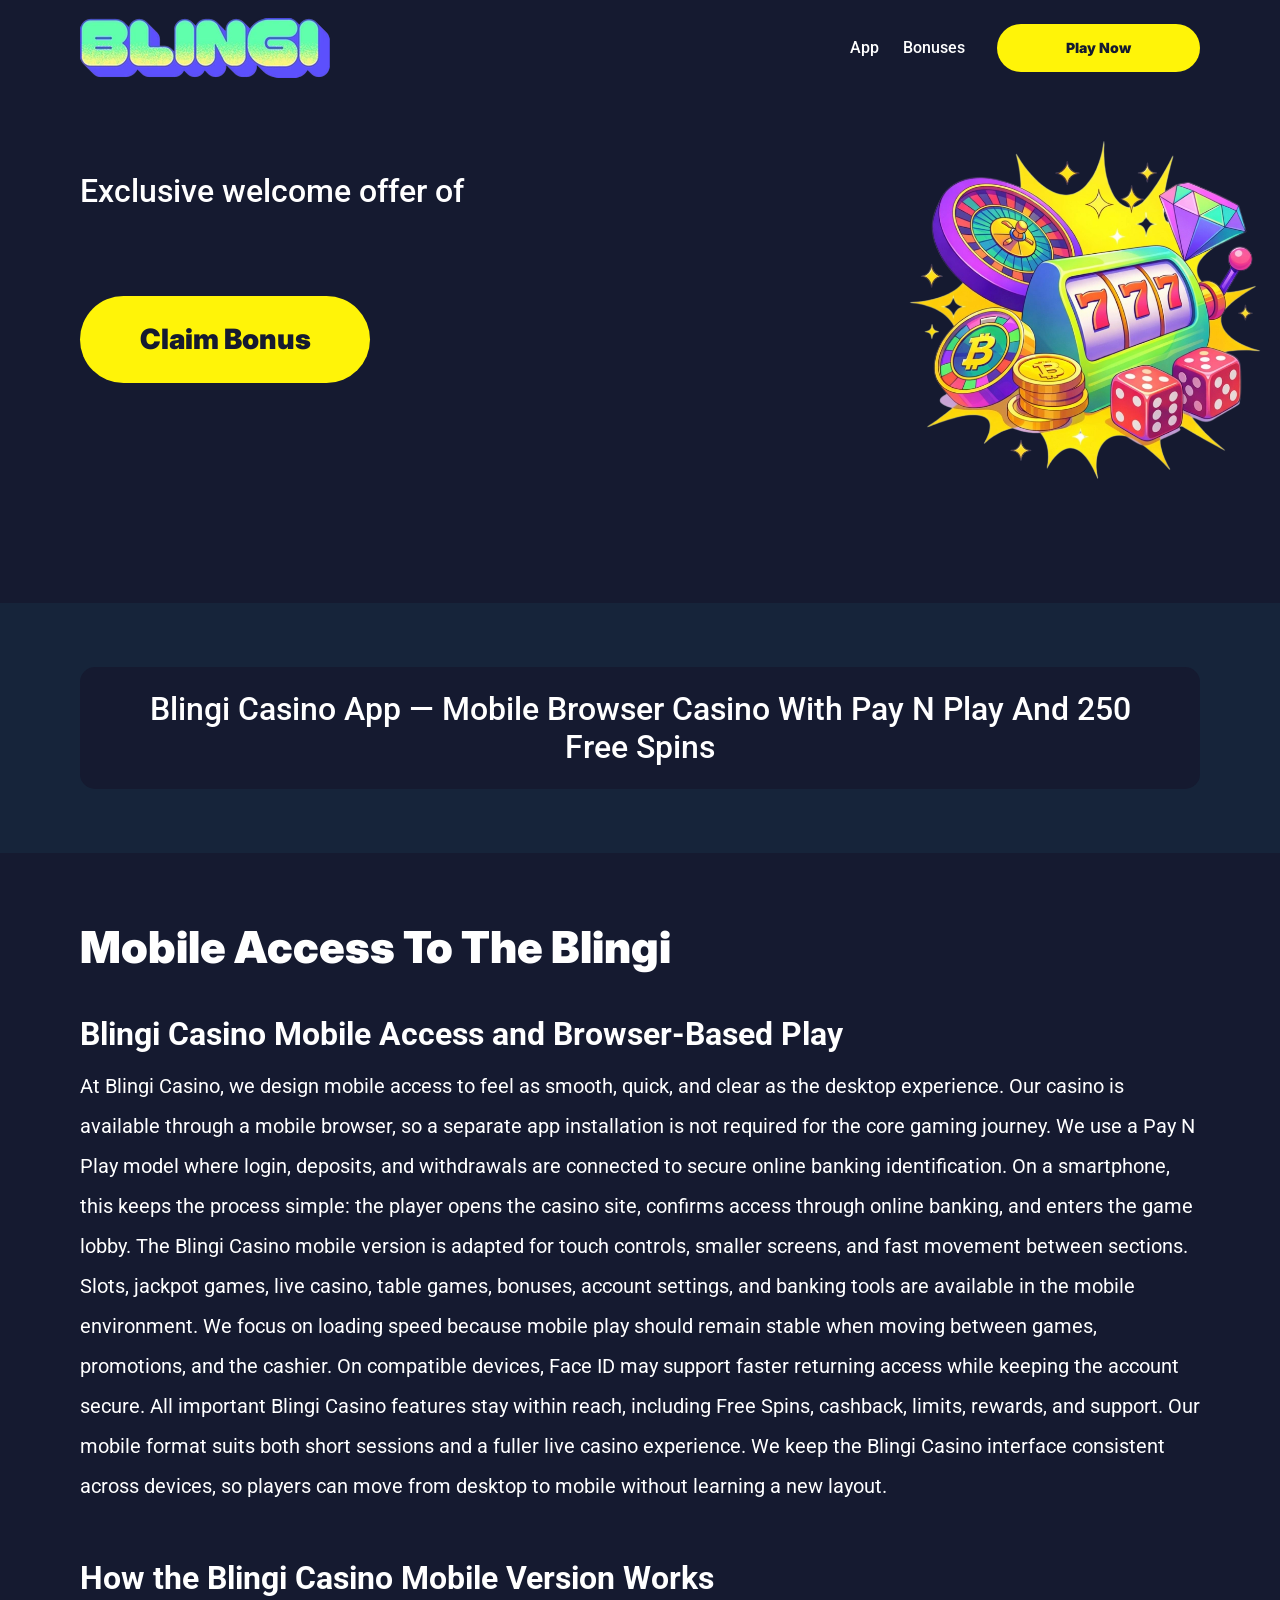
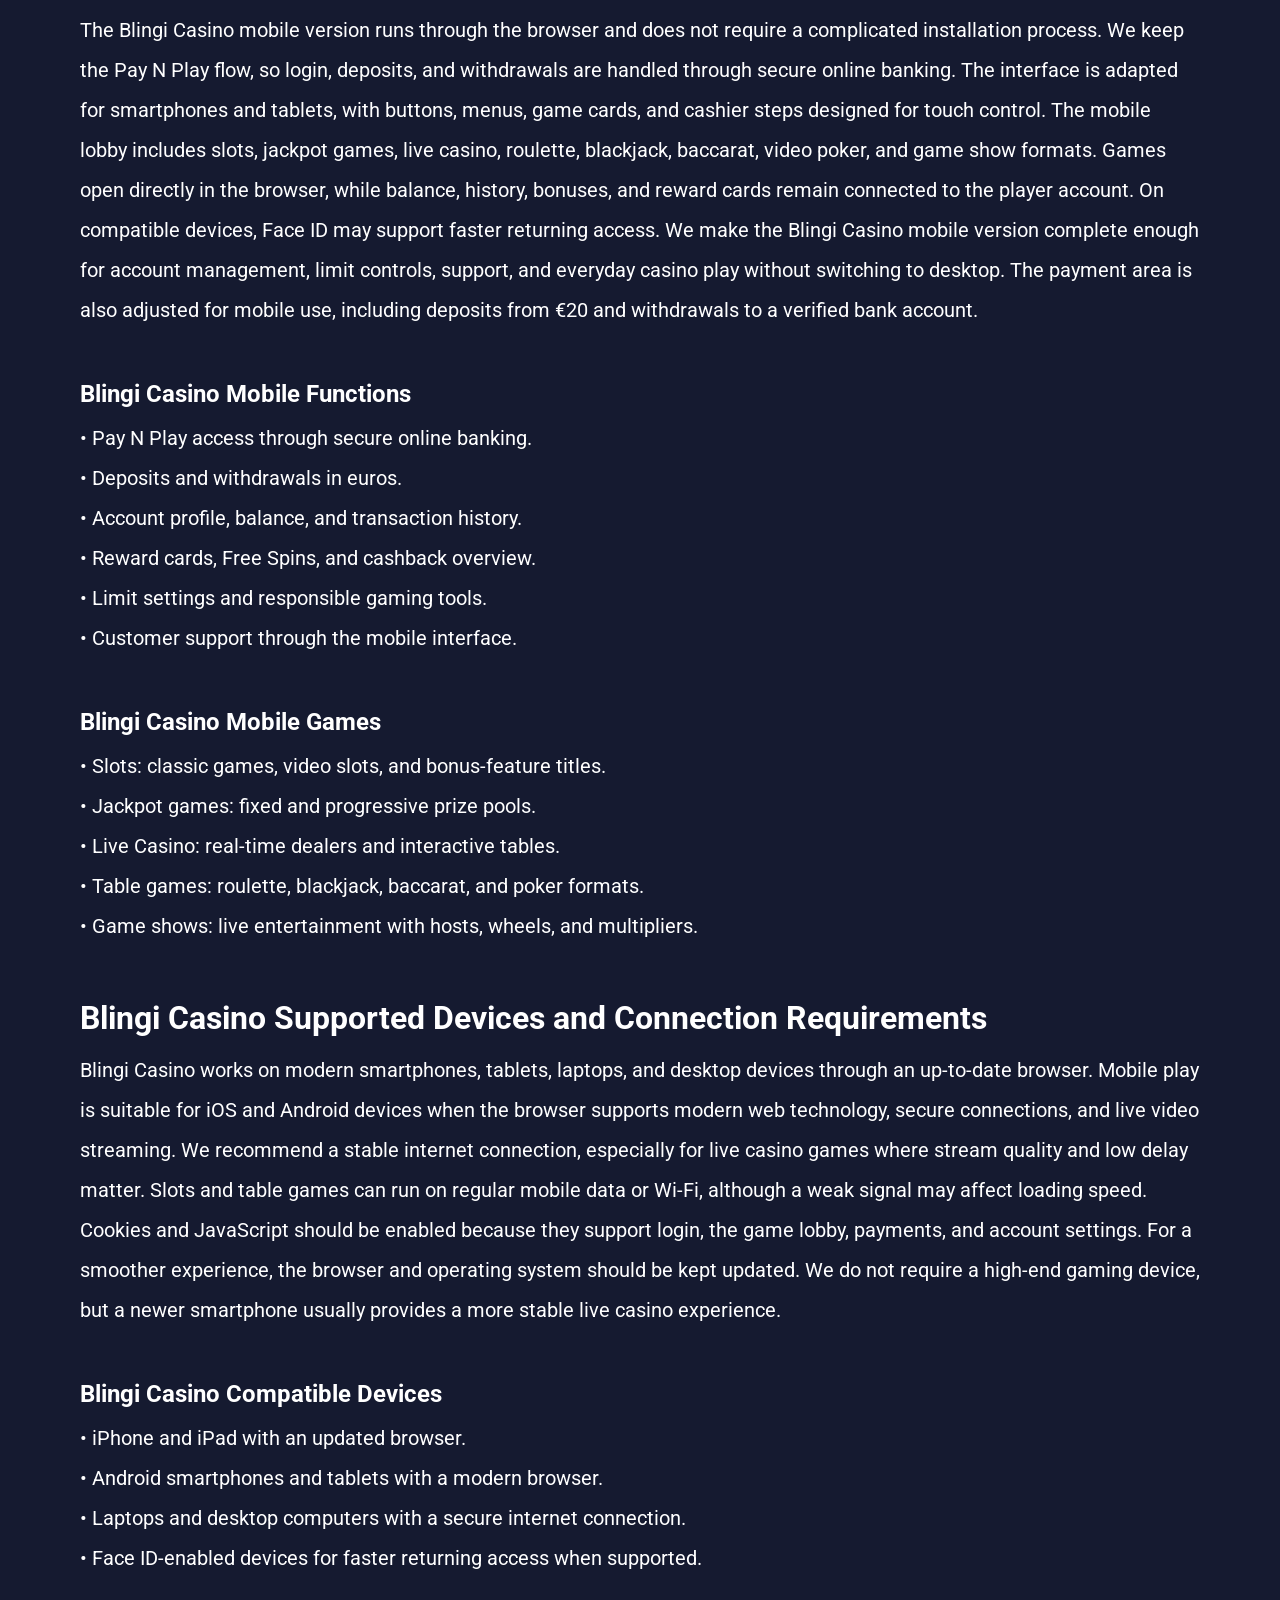
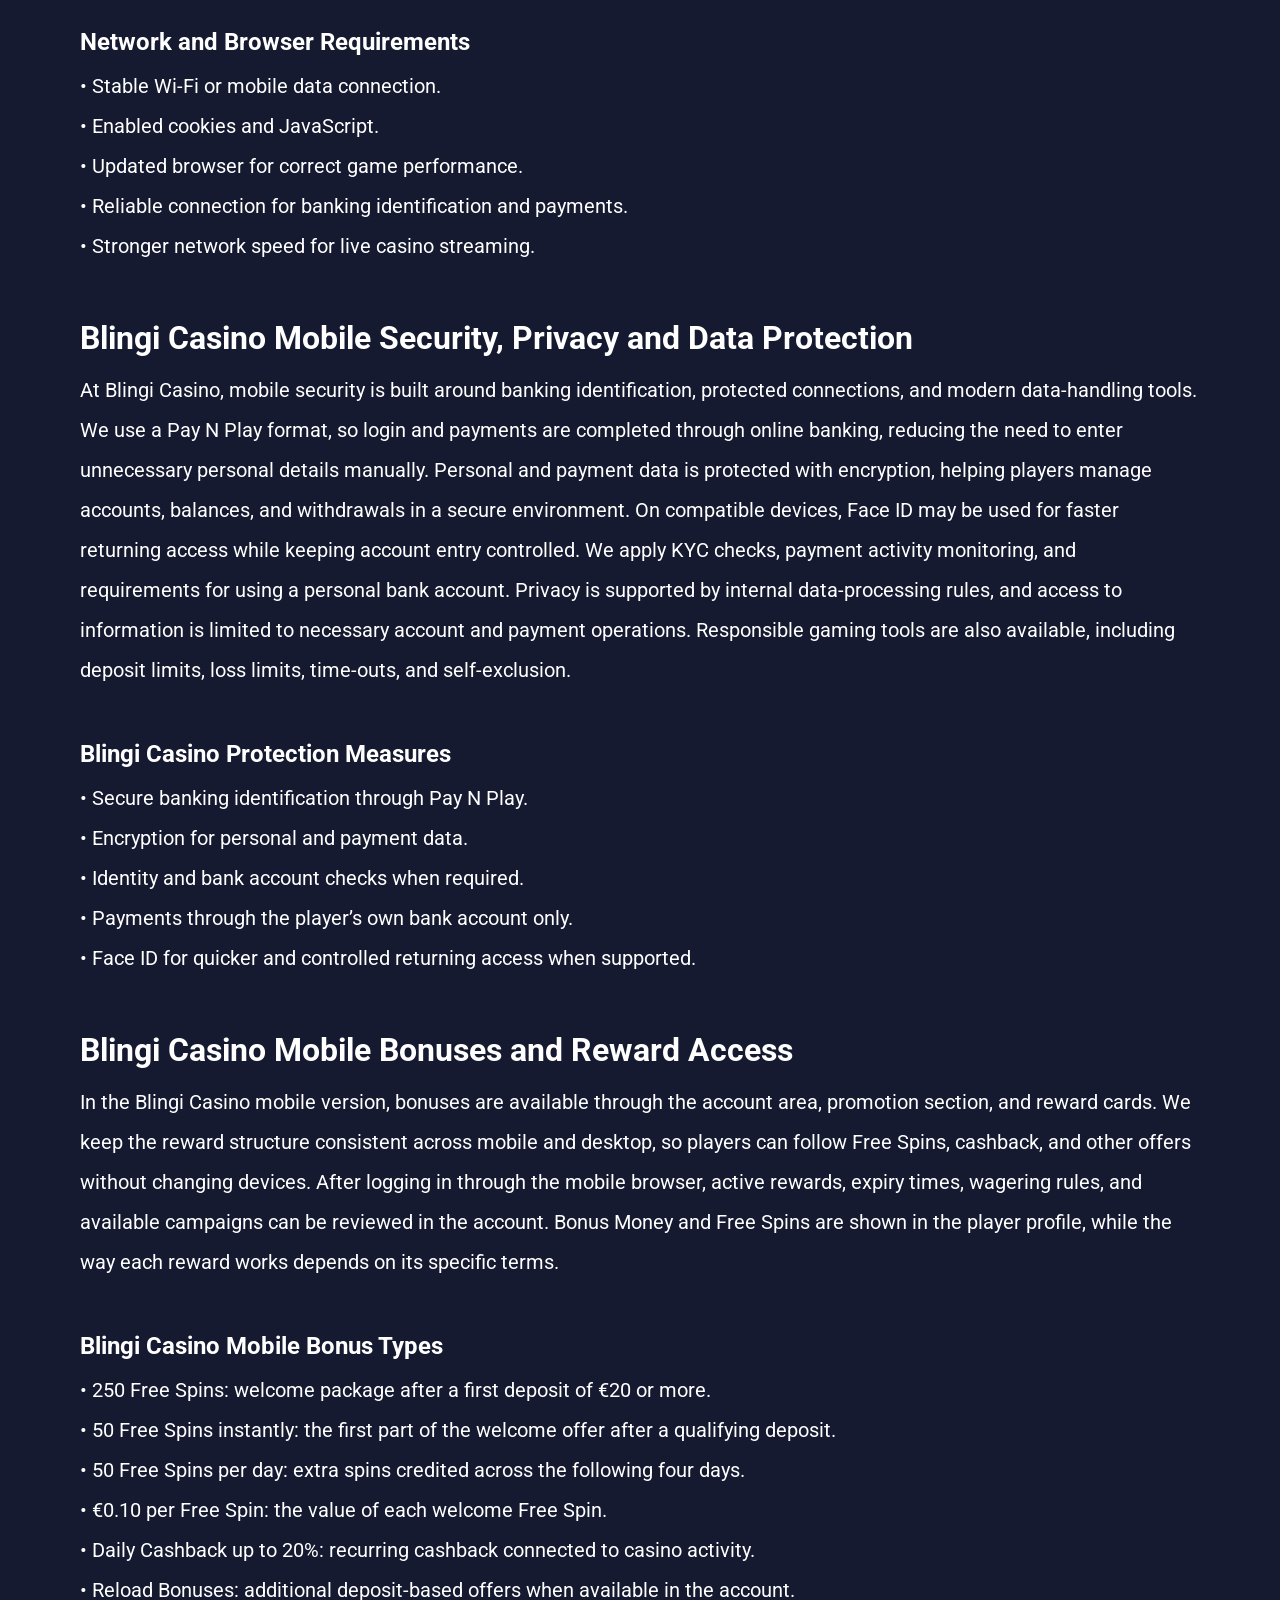
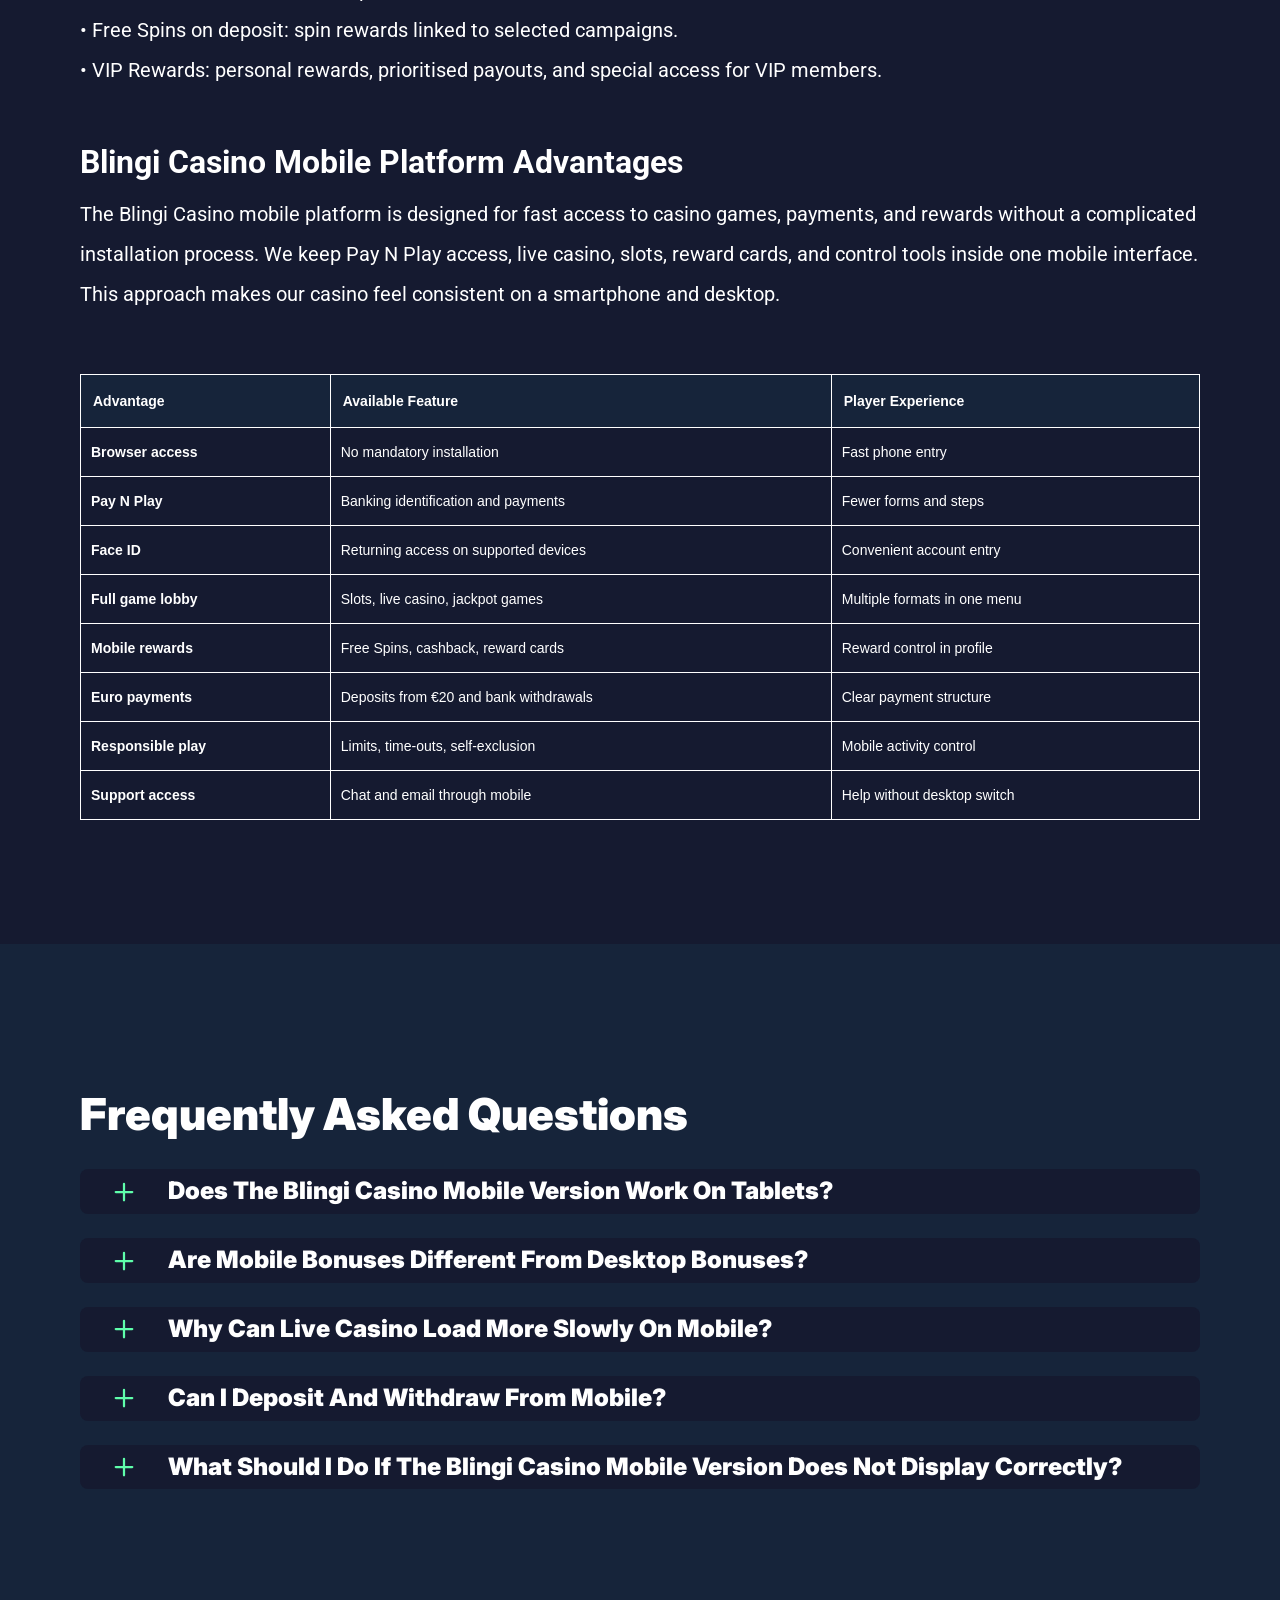
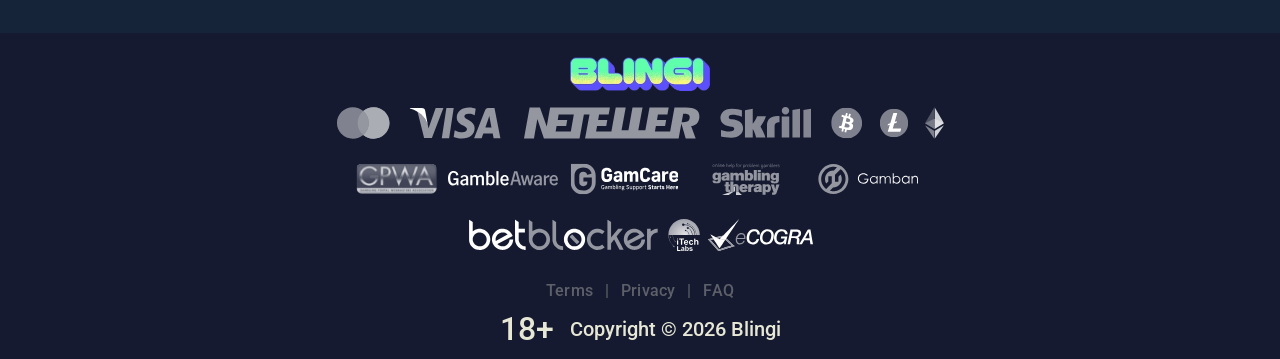
<file: app.html>
<!DOCTYPE html>
<html lang="en">

<head>
    <meta charset="utf-8">

    <script src="./common.js"></script>
    <script src="./pages.js"></script>

    <link rel="manifest" href="./manifest.json">

    <link rel="preconnect" href="https://fonts.googleapis.com" />
    <link rel="preconnect" href="https://fonts.gstatic.com" crossorigin />
    <!-- Google Fonts -->
    <link
            href="https://fonts.googleapis.com/css2?family=Inter:wght@300;400;500;600;700&display=swap"
            rel="stylesheet"
    />
    <!-- Google Fonts -->

    <!-- Google Fonts -->
    <link
            href="https://fonts.googleapis.com/css2?family=Roboto:wght@300;400;500;600;700&display=swap"
            rel="stylesheet"
    />

    <meta name="viewport" content="width=device-width, initial-scale=1, minimum-scale=1, maximum-scale=2">
    <link rel="preload" as="image" href="_assets/images/1781691325-logo-c52gu832.webp" fetchpriority="high">
    <link rel="stylesheet" href="./normalize.css">
    <link rel="stylesheet" href="./index.css">
    <meta name="theme-color" content="">
    <title>Blingi Casino App — Mobile Casino Access, Live Games, Slots and Fast Payouts</title>
    <meta name="description"
          content="Blingi Casino App provides mobile browser access to Pay N Play casino gaming, including slots, live casino, jackpot games, deposits from €20, 250 Free Spins, and Daily Cashback up to 20%.">
    <link rel="canonical" href="https://blingi-online.com/app">
    <meta property="og:title" content="Blingi Casino App — Mobile Casino Access, Live Games, Slots and Fast Payouts">
    <meta property="og:description"
          content="Blingi Casino App provides mobile browser access to Pay N Play casino gaming, including slots, live casino, jackpot games, deposits from €20, 250 Free Spins, and Daily Cashback up to 20%.">
    <meta property="og:url" content="https://blingi-online.com/app">
    <meta property="og:site_name" content="Blingi Casino App — Mobile Casino Access, Live Games, Slots and Fast Payouts">
    <meta property="og:locale" content="en">
    <meta property="og:image" content="_assets/images/1781691285-blingi.webp">
    <meta property="og:image:width" content="1200">
    <meta property="og:image:height" content="630">
    <meta property="og:type" content="website">
    <meta name="twitter:card" content="summary_large_image">
    <meta name="twitter:site" content="blingi-online.com/app">
    <meta name="twitter:title" content="Blingi Casino App — Mobile Casino Access, Live Games, Slots and Fast Payouts">
    <meta name="twitter:description"
          content="Blingi Casino App provides mobile browser access to Pay N Play casino gaming, including slots, live casino, jackpot games, deposits from €20, 250 Free Spins, and Daily Cashback up to 20%.">
    <meta name="twitter:image" content="_assets/images/1781691285-blingi.webp">
    <meta name="twitter:image:width" content="1200">
    <meta name="twitter:image:height" content="630">
    <link rel="icon" href="_assets/images/1781691290-32x32da3fmg2a.webp" type="image/x-icon" sizes="16x16">
    <meta name="language" content="en">
    <link rel="apple-touch-icon" href="_assets/images/1781691275-32x32da3fmg2a.webp" sizes="96x96">
    <link rel="icon" href="_assets/images/1781691275-32x32da3fmg2a.webp" type="image/webp" sizes="192x192">

    <link rel="preload" href="_assets/images/1781691380-blingi.webp" as="image" fetchpriority="high">

</head>

<body>
<svg
        style="display: none"
        xmlns="http://www.w3.org/2000/svg"
        width="1em"
        height="1em"
        viewBox="0 0 256 256"
>
    <symbol id="minus-icon" viewBox="0 0 256 256">
        <path
                fill="#5FFFAB"
                d="M228 128a12 12 0 0 1-12 12H40a12 12 0 0 1 0-24h176a12 12 0 0 1 12 12"
        />
    </symbol>
</svg>

<svg
        style="display: none"
        xmlns="http://www.w3.org/2000/svg"
        width="1em"
        height="1em"
        viewBox="0 0 32 32"
>
    <symbol id="globe-icon" viewBox="0 0 32 32">
        <path
                fill="#FFF408"
                d="M32.032 16c0-8.501-6.677-15.472-15.072-15.969-0.173-0.019-0.346-0.032-0.523-0.032-0.052 0-0.104 0.005-0.156 0.007-0.093-0.002-0.186-0.007-0.281-0.007-8.84 0-16.032 7.178-16.032 16.001s7.192 16.001 16.032 16.001c0.094 0 0.188-0.006 0.281-0.008 0.052 0.002 0.104 0.008 0.156 0.008 0.176 0 0.349-0.012 0.523-0.032 8.395-0.497 15.072-7.468 15.072-15.969zM29.049 21.151c-0.551-0.16-1.935-0.507-4.377-0.794 0.202-1.381 0.313-2.84 0.313-4.357 0-1.196-0.069-2.354-0.197-3.469 3.094-0.37 4.45-0.835 4.54-0.867l-0.372-1.050c0.695 1.659 1.080 3.478 1.080 5.386 0 1.818-0.352 3.555-0.987 5.151zM8.921 16c0-1.119 0.074-2.212 0.21-3.263 1.621 0.127 3.561 0.222 5.839 0.243v6.939c-2.219 0.021-4.114 0.111-5.709 0.234-0.22-1.319-0.34-2.715-0.34-4.154zM16.967 2.132c2.452 0.711 4.552 4.115 5.492 8.628-1.512 0.12-3.332 0.209-5.492 0.229v-8.857zM14.971 2.156v8.832c-2.136-0.021-3.965-0.109-5.502-0.226 0.96-4.457 3.076-7.836 5.502-8.606zM14.971 21.913l0 7.929c-2.263-0.718-4.256-3.705-5.293-7.719 1.492-0.11 3.253-0.189 5.292-0.21zM16.967 29.868l-0-7.955c2.061 0.020 3.814 0.102 5.288 0.217-1.019 4.067-3 7.076-5.288 7.738zM16.967 19.92l0-6.939c2.291-0.021 4.218-0.118 5.818-0.25 0.131 1.053 0.203 2.147 0.203 3.268 0 1.442-0.116 2.84-0.329 4.16-1.575-0.128-3.462-0.219-5.692-0.24zM28.588 9.81c-0.302 0.094-1.564 0.453-4.094 0.751-0.564-2.998-1.584-5.561-2.91-7.412 3.048 1.325 5.535 3.697 7.005 6.661zM11.213 2.831c-1.632 1.873-2.963 4.568-3.691 7.754-2.265-0.245-3.623-0.534-4.166-0.665 1.585-3.27 4.407-5.836 7.856-7.088zM2.614 11.787c0.385 0.104 1.841 0.467 4.549 0.766-0.155 1.107-0.24 2.26-0.24 3.447 0 1.509 0.136 2.96 0.383 4.334-2.325 0.251-3.755 0.552-4.396 0.706-0.607-1.566-0.944-3.264-0.944-5.041 0-1.467 0.228-2.883 0.649-4.213zM3.784 22.886c0.727-0.154 2.029-0.39 3.956-0.591 0.759 2.803 1.993 5.175 3.473 6.874-3.16-1.148-5.79-3.398-7.429-6.282v0zM21.583 28.849c1.195-1.665 2.14-3.907 2.728-6.525 1.982 0.227 3.226 0.494 3.853 0.652-1.5 2.596-3.808 4.669-6.581 5.873z">
        </path>
    </symbol>
</svg>

<svg width="32" height="31" viewBox="0 0 32 31" fill="none" xmlns="http://www.w3.org/2000/svg">
    <symbol id="star-icon" viewBox="0 0 32 31">
        <path d="M10.0431 24.5932L15.8898 21.0667L21.7365 24.6396L20.2052 17.9577L25.3559 13.5031L18.5811 12.8999L15.8898 6.58913L13.1985 12.8535L6.42371 13.4567L11.5744 17.9577L10.0431 24.5932ZM15.8898 25.4285L8.187 30.0687C7.84672 30.2853 7.49096 30.3781 7.11975 30.3471C6.74853 30.3162 6.42371 30.1925 6.1453 29.9759C5.86688 29.7594 5.65034 29.489 5.49566 29.1648C5.34099 28.8406 5.31005 28.4768 5.40286 28.0734L7.44456 19.3034L0.623417 13.4103C0.314068 13.1319 0.121034 12.8145 0.0443157 12.4581C-0.0324028 12.1017 -0.00951111 11.754 0.112991 11.415C0.235493 11.0759 0.421103 10.7975 0.669819 10.5797C0.918536 10.362 1.25882 10.2227 1.69067 10.1621L10.6927 9.37327L14.1729 1.11366C14.3276 0.742438 14.5676 0.464023 14.8931 0.278414C15.2185 0.0928044 15.5507 0 15.8898 0C16.2288 0 16.5611 0.0928044 16.8865 0.278414C17.2119 0.464023 17.452 0.742438 17.6067 1.11366L21.0869 9.37327L30.0889 10.1621C30.522 10.224 30.8623 10.3632 31.1098 10.5797C31.3572 10.7963 31.5428 11.0747 31.6666 11.415C31.7903 11.7553 31.8138 12.1036 31.7371 12.46C31.6604 12.8163 31.4667 13.1331 31.1562 13.4103L24.335 19.3034L26.3767 28.0734C26.4695 28.4756 26.4386 28.8394 26.2839 29.1648C26.1292 29.4902 25.9127 29.7606 25.6343 29.9759C25.3559 30.1912 25.0311 30.315 24.6598 30.3471C24.2886 30.3793 23.9329 30.2865 23.5926 30.0687L15.8898 25.4285Z" fill="#5FFFAB"/>
    </symbol>
</svg>

<svg
        xmlns="http://www.w3.org/2000/svg"
        width="1em"
        height="1em"
        viewBox="0 0 256 256"
>
    <symbol id="plus-icon" viewBox="0 0 256 256">
        <path
                fill="#5FFFAB"
                d="M228 128a12 12 0 0 1-12 12h-76v76a12 12 0 0 1-24 0v-76H40a12 12 0 0 1 0-24h76V40a12 12 0 0 1 24 0v76h76a12 12 0 0 1 12 12"
        />
    </symbol>
</svg>

<svg
        width="33"
        height="32"
        viewBox="0 0 33 32"
        fill="none"
        xmlns="http://www.w3.org/2000/svg"
>
    <symbol id="play-icon" viewBox="0 0 33 32">
        <path
                d="M16.8334 0.0786133C7.9606 0.0786133 0.767578 7.20678 0.767578 15.9998C0.767578 24.7929 7.9606 31.921 16.8334 31.921C25.7061 31.921 32.8992 24.7929 32.8992 15.9998C32.8992 7.20678 25.7061 0.0786133 16.8334 0.0786133ZM22.3861 16.8438L14.3532 21.8192C14.1907 21.9197 14.0059 21.9703 13.821 21.9703C13.6536 21.9703 13.4859 21.929 13.3342 21.8454C13.015 21.67 12.8169 21.3372 12.8169 20.9752V11.0244C12.8169 10.6625 13.015 10.3296 13.3342 10.1543C13.6533 9.97788 14.0436 9.98857 14.3532 10.1805L22.3861 15.1559C22.6796 15.3381 22.858 15.6568 22.858 15.9998C22.858 16.3428 22.6796 16.6616 22.3861 16.8438Z"
                fill="#FFF408"
        />
    </symbol>
</svg>

<svg
        width="20"
        height="20"
        viewBox="0 0 20 20"
        fill="none"
        xmlns="http://www.w3.org/2000/svg"
>
    <symbol id="information-outline" viewBox="0 0 20 20">
        <path
                d="M9 7H11V5H9V7ZM10 18C5.59 18 2 14.41 2 10C2 5.59 5.59 2 10 2C14.41 2 18 5.59 18 10C18 14.41 14.41 18 10 18ZM10 0C8.68678 0 7.38642 0.258658 6.17317 0.761205C4.95991 1.26375 3.85752 2.00035 2.92893 2.92893C1.05357 4.8043 0 7.34784 0 10C0 12.6522 1.05357 15.1957 2.92893 17.0711C3.85752 17.9997 4.95991 18.7362 6.17317 19.2388C7.38642 19.7413 8.68678 20 10 20C12.6522 20 15.1957 18.9464 17.0711 17.0711C18.9464 15.1957 20 12.6522 20 10C20 8.68678 19.7413 7.38642 19.2388 6.17317C18.7362 4.95991 17.9997 3.85752 17.0711 2.92893C16.1425 2.00035 15.0401 1.26375 13.8268 0.761205C12.6136 0.258658 11.3132 0 10 0ZM9 15H11V9H9V15Z"
                fill="#ffffff"
        />
    </symbol>
</svg>

<div class="wrapper">
    <header class="header" id="top">
        <div class="headerBlock">
            <div class="headerLogoContainer"><a href="/" aria-label="Main page"><img class="header__logo logo"
                                                                                                     src="_assets/images/1781691325-logo-c52gu832.webp" alt="Blingi Logo" /></a></div>

            <div class="navBlockMain">

                <!-- Main Navigation -->
                <nav>
                    <button class="hamburger" aria-label="Toggle navigation menu">
                        <span></span>
                    </button>

                    <ul class="nav__list nav__list--header">

                        <li><a href="index">index</a></li>
                        <li><a href="app">App</a></li>
                        <li><a href="bonuses">Bonuses</a></li>
                        <li><a href="terms">Terms</a></li>
                        <li><a href="privacy">Privacy</a></li>
                        <li><a href="faq">FAQ</a></li>

                    </ul>
                </nav>
                <!-- CTA buttons -->
                <div class="btn__list">

                    <div class="nav__item nav__itemLarge">
                        <a
                                class="nav__link nav__linkLarge"
                                target="_blank"
                                href="casino.html?id=example-offer-id"
                                aria-label="Play Now"
                                id="navPlayNow"
                        >
                            Play Now
                        </a>
                    </div>
                </div>
            </div>

        </div>
    </header>
    <main class="main">
        <section class="heroContainer">
            <div class="hero">
                <div class="heroBlock block">
                    <div class="heroGroup">
                        <div class="heroTextGroup">
                            <p class="heroText heroTextDesktop">Exclusive welcome offer of</p>
                            <p class="heroText heroTextMobile">Exclusive welcome bonus of</p>
                            <p class="heroText heroTextBonus" id="bonusText"></p>
                        </div><a target="_blank" class="heroLink" id="bonusLink" href="/" aria-label="Play game"><span
                            class="heroButton btn btn--large">Claim Bonus</span></a>
                    </div>
                </div>
            </div>
            <div class="heroUnder">
                <h1 class="heroText heroMainTitle">Blingi Casino App — Mobile Browser Casino with Pay N Play and 250 Free Spins</h1>
            </div>
        </section>
        <div class="historyCircleContainer">
            <section class="history">
                <div class="container">
                    <div class="historyBlock block">
                        <h2 class="historyTitle title">Mobile Access to the Blingi</h2>
                        <div class="historyDescription"><h3 style = "font-weight: bold;font-size: 32px;">
Blingi Casino Mobile Access and Browser-Based Play
</h3>
<p>
At Blingi Casino, we design mobile access to feel as smooth, quick, and clear as the desktop experience. Our casino is available through a mobile browser, so a separate app installation is not required for the core gaming journey. We use a Pay N Play model where login, deposits, and withdrawals are connected to secure online banking identification. On a smartphone, this keeps the process simple: the player opens the casino site, confirms access through online banking, and enters the game lobby. The Blingi Casino mobile version is adapted for touch controls, smaller screens, and fast movement between sections. Slots, jackpot games, live casino, table games, bonuses, account settings, and banking tools are available in the mobile environment. We focus on loading speed because mobile play should remain stable when moving between games, promotions, and the cashier. On compatible devices, Face ID may support faster returning access while keeping the account secure. All important Blingi Casino features stay within reach, including Free Spins, cashback, limits, rewards, and support. Our mobile format suits both short sessions and a fuller live casino experience. We keep the Blingi Casino interface consistent across devices, so players can move from desktop to mobile without learning a new layout.
</p>
<br>

<h3 style = "font-weight: bold;font-size: 32px;">
How the Blingi Casino Mobile Version Works
</h3>
<p>
The Blingi Casino mobile version runs through the browser and does not require a complicated installation process. We keep the Pay N Play flow, so login, deposits, and withdrawals are handled through secure online banking. The interface is adapted for smartphones and tablets, with buttons, menus, game cards, and cashier steps designed for touch control. The mobile lobby includes slots, jackpot games, live casino, roulette, blackjack, baccarat, video poker, and game show formats. Games open directly in the browser, while balance, history, bonuses, and reward cards remain connected to the player account. On compatible devices, Face ID may support faster returning access. We make the Blingi Casino mobile version complete enough for account management, limit controls, support, and everyday casino play without switching to desktop. The payment area is also adjusted for mobile use, including deposits from €20 and withdrawals to a verified bank account.
</p>
<br>
<h4 style = "font-weight: bold; font-size: 24px;">
Blingi Casino Mobile Functions
</h4>
<ul>
  <li>• Pay N Play access through secure online banking.</li>
  <li>• Deposits and withdrawals in euros.</li>
  <li>• Account profile, balance, and transaction history.</li>
  <li>• Reward cards, Free Spins, and cashback overview.</li>
  <li>• Limit settings and responsible gaming tools.</li>
  <li>• Customer support through the mobile interface.</li>
</ul><br>
<h4 style = "font-weight: bold; font-size: 24px;">
Blingi Casino Mobile Games
</h4>
<ul>
  <li>• Slots: classic games, video slots, and bonus-feature titles.</li>
  <li>• Jackpot games: fixed and progressive prize pools.</li>
  <li>• Live Casino: real-time dealers and interactive tables.</li>
  <li>• Table games: roulette, blackjack, baccarat, and poker formats.</li>
  <li>• Game shows: live entertainment with hosts, wheels, and multipliers.</li>
</ul><br>

<h3 style = "font-weight: bold;font-size: 32px;">
Blingi Casino Supported Devices and Connection Requirements
</h3>
<p>
Blingi Casino works on modern smartphones, tablets, laptops, and desktop devices through an up-to-date browser. Mobile play is suitable for iOS and Android devices when the browser supports modern web technology, secure connections, and live video streaming. We recommend a stable internet connection, especially for live casino games where stream quality and low delay matter. Slots and table games can run on regular mobile data or Wi-Fi, although a weak signal may affect loading speed. Cookies and JavaScript should be enabled because they support login, the game lobby, payments, and account settings. For a smoother experience, the browser and operating system should be kept updated. We do not require a high-end gaming device, but a newer smartphone usually provides a more stable live casino experience.
</p>
<br>
<h4 style = "font-weight: bold; font-size: 24px;">
Blingi Casino Compatible Devices
</h4>
<ul>
  <li>• iPhone and iPad with an updated browser.</li>
  <li>• Android smartphones and tablets with a modern browser.</li>
  <li>• Laptops and desktop computers with a secure internet connection.</li>
  <li>• Face ID-enabled devices for faster returning access when supported.</li>
</ul><br>
<h4 style = "font-weight: bold; font-size: 24px;">
Network and Browser Requirements
</h4>
<ul>
  <li>• Stable Wi-Fi or mobile data connection.</li>
  <li>• Enabled cookies and JavaScript.</li>
  <li>• Updated browser for correct game performance.</li>
  <li>• Reliable connection for banking identification and payments.</li>
  <li>• Stronger network speed for live casino streaming.</li>
</ul><br>

<h3 style = "font-weight: bold;font-size: 32px;">
Blingi Casino Mobile Security, Privacy and Data Protection
</h3>
<p>
At Blingi Casino, mobile security is built around banking identification, protected connections, and modern data-handling tools. We use a Pay N Play format, so login and payments are completed through online banking, reducing the need to enter unnecessary personal details manually. Personal and payment data is protected with encryption, helping players manage accounts, balances, and withdrawals in a secure environment. On compatible devices, Face ID may be used for faster returning access while keeping account entry controlled. We apply KYC checks, payment activity monitoring, and requirements for using a personal bank account. Privacy is supported by internal data-processing rules, and access to information is limited to necessary account and payment operations. Responsible gaming tools are also available, including deposit limits, loss limits, time-outs, and self-exclusion.
</p>
<br>
<h4 style = "font-weight: bold; font-size: 24px;">
Blingi Casino Protection Measures
</h4>
<ul>
  <li>• Secure banking identification through Pay N Play.</li>
  <li>• Encryption for personal and payment data.</li>
  <li>• Identity and bank account checks when required.</li>
  <li>• Payments through the player’s own bank account only.</li>
  <li>• Face ID for quicker and controlled returning access when supported.</li>
</ul><br>

<h3 style = "font-weight: bold;font-size: 32px;">
Blingi Casino Mobile Bonuses and Reward Access
</h3>
<p>
In the Blingi Casino mobile version, bonuses are available through the account area, promotion section, and reward cards. We keep the reward structure consistent across mobile and desktop, so players can follow Free Spins, cashback, and other offers without changing devices. After logging in through the mobile browser, active rewards, expiry times, wagering rules, and available campaigns can be reviewed in the account. Bonus Money and Free Spins are shown in the player profile, while the way each reward works depends on its specific terms.
</p>
<br>
<h4 style = "font-weight: bold; font-size: 24px;">
Blingi Casino Mobile Bonus Types
</h4>
<ul>
  <li>• 250 Free Spins: welcome package after a first deposit of €20 or more.</li>
  <li>• 50 Free Spins instantly: the first part of the welcome offer after a qualifying deposit.</li>
  <li>• 50 Free Spins per day: extra spins credited across the following four days.</li>
  <li>• €0.10 per Free Spin: the value of each welcome Free Spin.</li>
  <li>• Daily Cashback up to 20%: recurring cashback connected to casino activity.</li>
  <li>• Reload Bonuses: additional deposit-based offers when available in the account.</li>
  <li>• Free Spins on deposit: spin rewards linked to selected campaigns.</li>
  <li>• VIP Rewards: personal rewards, prioritised payouts, and special access for VIP members.</li>
</ul><br>

<h3 style = "font-weight: bold;font-size: 32px;">
Blingi Casino Mobile Platform Advantages
</h3>
<p>
The Blingi Casino mobile platform is designed for fast access to casino games, payments, and rewards without a complicated installation process. We keep Pay N Play access, live casino, slots, reward cards, and control tools inside one mobile interface. This approach makes our casino feel consistent on a smartphone and desktop.
</p>
<br>
<table style="width: 100%; border-collapse: collapse; margin: 20px auto; font-family: sans-serif; color: #ffffff;font-size:14px">
  <thead>
    <tr style="background-color: #16243A;">
      <th style="border: 1px solid #ffffff; padding: 12px; text-align: left; color: #ffffff; font-weight: bold;">Advan&shy;tage</th>
      <th style="border: 1px solid #ffffff; padding: 12px; text-align: left; color: #ffffff; font-weight: bold;">Available Feature</th>
      <th style="border: 1px solid #ffffff; padding: 12px; text-align: left; color: #ffffff; font-weight: bold;">Player Expe&shy;rience</th>
    </tr>
  </thead>
  <tbody>
    <tr>
      <td style="border: 1px solid #ffffff; padding: 10px;"><strong>Browser access</strong></td>
      <td style="border: 1px solid #ffffff; padding: 10px;">No mandatory install&shy;ation</td>
      <td style="border: 1px solid #ffffff; padding: 10px;">Fast phone entry</td>
    </tr>
    <tr>
      <td style="border: 1px solid #ffffff; padding: 10px;"><strong>Pay N Play</strong></td>
      <td style="border: 1px solid #ffffff; padding: 10px;">Banking iden&shy;tifi&shy;cation and payments</td>
      <td style="border: 1px solid #ffffff; padding: 10px;">Fewer forms and steps</td>
    </tr>
    <tr>
      <td style="border: 1px solid #ffffff; padding: 10px;"><strong>Face ID</strong></td>
      <td style="border: 1px solid #ffffff; padding: 10px;">Returning access on supported devices</td>
      <td style="border: 1px solid #ffffff; padding: 10px;">Convenient account entry</td>
    </tr>
    <tr>
      <td style="border: 1px solid #ffffff; padding: 10px;"><strong>Full game lobby</strong></td>
      <td style="border: 1px solid #ffffff; padding: 10px;">Slots, live casino, jackpot games</td>
      <td style="border: 1px solid #ffffff; padding: 10px;">Multiple formats in one menu</td>
    </tr>
    <tr>
      <td style="border: 1px solid #ffffff; padding: 10px;"><strong>Mobile rewards</strong></td>
      <td style="border: 1px solid #ffffff; padding: 10px;">Free Spins, cashback, reward cards</td>
      <td style="border: 1px solid #ffffff; padding: 10px;">Reward control in profile</td>
    </tr>
    <tr>
      <td style="border: 1px solid #ffffff; padding: 10px;"><strong>Euro payments</strong></td>
      <td style="border: 1px solid #ffffff; padding: 10px;">Deposits from €20 and bank with&shy;drawals</td>
      <td style="border: 1px solid #ffffff; padding: 10px;">Clear payment structure</td>
    </tr>
    <tr>
      <td style="border: 1px solid #ffffff; padding: 10px;"><strong>Responsible play</strong></td>
      <td style="border: 1px solid #ffffff; padding: 10px;">Limits, time-outs, self-exclusion</td>
      <td style="border: 1px solid #ffffff; padding: 10px;">Mobile activity control</td>
    </tr>
    <tr>
      <td style="border: 1px solid #ffffff; padding: 10px;"><strong>Support access</strong></td>
      <td style="border: 1px solid #ffffff; padding: 10px;">Chat and email through mobile</td>
      <td style="border: 1px solid #ffffff; padding: 10px;">Help without desktop switch</td>
    </tr>
  </tbody>
</table>
<br></div>
                    </div>
                </div>
            </section>
        </div>
        <section class="faq">
            <div class="container">
                <div class="faqBlock block">
                    <h2 class="faqTitle title"><span>Frequently Asked Questions</span></h2>
                    <div class="faqGroup"><input class="faqInput" type="checkbox" id="does_the_blingi_casino_mobile_version_work_on_tablets"/><label
                            class="faqLabel" for="does_the_blingi_casino_mobile_version_work_on_tablets">

                        <svg class="faqIcon" width="24" height="24" aria-hidden="true">
                            <use class="plus" href="#plus-icon"></use>
                            <use class="minus" href="#minus-icon"></use>
                        </svg>

                        <span class="gradientContainer"> Does the Blingi Casino mobile version work on tablets? </span></label>
                        <div class="faqContent">
                            <p>Yes, the mobile interface works on tablets. A larger screen can make live casino, game lists, profile settings, and promotions easier to view.</p>
                        </div>
                    </div>
                    <div class="faqGroup"><input class="faqInput" type="checkbox" id="are_mobile_bonuses_different_from_desktop_bonuses"/><label
                            class="faqLabel" for="are_mobile_bonuses_different_from_desktop_bonuses">

                        <svg class="faqIcon" width="24" height="24" aria-hidden="true">
                            <use class="plus" href="#plus-icon"></use>
                            <use class="minus" href="#minus-icon"></use>
                        </svg>

                        <span class="gradientContainer"> Are mobile bonuses different from desktop bonuses? </span></label>
                        <div class="faqContent">
                            <p>The reward structure is linked to the account, not the device. Free Spins, cashback, and reward cards remain available across devices when active in the profile.</p>
                        </div>
                    </div>
                    <div class="faqGroup"><input class="faqInput" type="checkbox" id="why_can_live_casino_load_more_slowly_on_mobile"/><label
                            class="faqLabel" for="why_can_live_casino_load_more_slowly_on_mobile">

                        <svg class="faqIcon" width="24" height="24" aria-hidden="true">
                            <use class="plus" href="#plus-icon"></use>
                            <use class="minus" href="#minus-icon"></use>
                        </svg>

                        <span class="gradientContainer"> Why can live casino load more slowly on mobile? </span></label>
                        <div class="faqContent">
                            <p>Live casino uses real-time video streaming, so performance depends on connection speed, device quality, and browser stability. A stable Wi-Fi connection can improve the experience.</p>
                        </div>
                    </div>
                    <div class="faqGroup"><input class="faqInput" type="checkbox" id="can_i_deposit_and_withdraw_from_mobile"/><label
                            class="faqLabel" for="can_i_deposit_and_withdraw_from_mobile">

                        <svg class="faqIcon" width="24" height="24" aria-hidden="true">
                            <use class="plus" href="#plus-icon"></use>
                            <use class="minus" href="#minus-icon"></use>
                        </svg>

                        <span class="gradientContainer"> Can I deposit and withdraw from mobile? </span></label>
                        <div class="faqContent">
                            <p>Yes, the cashier is available in the mobile version. Deposits start from €20, and withdrawals are usually processed through a verified personal bank account.</p>
                        </div>
                    </div>
                    <div class="faqGroup"><input class="faqInput" type="checkbox" id="what_should_i_do_if_the_blingi_casino_mobile_version_does_not_display_correctly"/><label
                            class="faqLabel" for="what_should_i_do_if_the_blingi_casino_mobile_version_does_not_display_correctly">

                        <svg class="faqIcon" width="24" height="24" aria-hidden="true">
                            <use class="plus" href="#plus-icon"></use>
                            <use class="minus" href="#minus-icon"></use>
                        </svg>

                        <span class="gradientContainer"> What should I do if the Blingi Casino mobile version does not display correctly? </span></label>
                        <div class="faqContent">
                            <p>Refreshing the page, clearing cache, checking cookies and JavaScript, or using an updated browser can help. If the issue continues, support can be contacted from the mobile device.</p>
                        </div>
                    </div>
                </div>
            </div>
        </section>
    </main>
</div>

<footer class="footer">
    <div class="footerContainer">
        <div class="footerTop">
            <div class="footerLogoContainer"><a href="https://blingi-online.com/app" aria-label="Main page"><img class="footer__logo"
                                                                                                     src="_assets/images/1781691399-logo-c52gu832.webp" alt="" width="140"
                                                                                                     height="48" /></a></div>
            <div class="footerPay">
                <div class="payBlock"><img class="payElementGrey"
                                           src="./assets/images/footer/payment/masterCard.svg" alt="MasterCard" /><img
                        class="payElementColor" src="./assets/images/footer/payment/masterCard--color.svg"
                        alt="MasterCard" title="MasterCard in Blingi" /></div>
                <div class="payBlock"><img class="payElementGrey" src="./assets/images/footer/payment/visa.svg"
                                           alt="Visa" /><img class="payElementColor"
                                                             src="./assets/images/footer/payment/visa--color.svg" alt="Visa" title="Visa in Blingi" /></div>
                <div class="payBlock"><img class="payElementGrey" src="./assets/images/footer/payment/neteller.svg"
                                           alt="Neteller" /><img class="payElementColor"
                                                                 src="./assets/images/footer/payment/neteller--color.svg" alt="Neteller" title="Neteller in Blingi" /></div>
                <div class="payBlock"><img class="payElementGrey" src="./assets/images/footer/payment/skrill.svg"
                                           alt="Skrill" /><img class="payElementColor"
                                                               src="./assets/images/footer/payment/skrill--color.svg" alt="Skrill" title="Skrill in Blingi" /></div>
                <div class="payBlock"><img class="payElementGrey" src="./assets/images/footer/payment/bitcoin.svg"
                                           alt="Bitcoin" /><img class="payElementColor"
                                                                src="./assets/images/footer/payment/bitcoin--color.svg" alt="Bitcoin" title="Bitcoin in Blingi" /></div>
                <div class="payBlock"><img class="payElementGrey" src="./assets/images/footer/payment/litecoin.svg"
                                           alt="Litecoin" /><img class="payElementColor"
                                                                 src="./assets/images/footer/payment/litecoin--color.svg" alt="Litecoin" title="Litecoin in Blingi" /></div>
                <div class="payBlock"><img class="payElementGrey" src="./assets/images/footer/payment/ethereum.svg"
                                           alt="Etherium" /><img class="payElementColor"
                                                                 src="./assets/images/footer/payment/ethereum--color.svg" alt="Etherium" title="Etherium in Blingi" /></div>
            </div>
        </div>
        <div class="footerMiddle">
            <div class="footerOperator">
                <div class="operatorBlock"><img class="operatorElementGrey"
                                                src="./assets/images/footer/operator/gpwa.svg" alt="GPWA" /><img
                        class="operatorElementColor" src="./assets/images/footer/operator/gpwa--color.svg"
                        alt="GPWA" title="GPWA in Blingi" /></div>
                <div class="operatorBlock"><img class="operatorElementGrey"
                                                src="./assets/images/footer/operator/gambleaware.svg" alt="Gamble Aware" /><img
                        class="operatorElementColor" src="./assets/images/footer/operator/gambleaware--color.svg"
                        alt="Gamble Aware" title="Gamble Aware in Blingi" /></div>
                <div class="operatorBlock"><img class="operatorElementGrey"
                                                src="./assets/images/footer/operator/gamcare.svg" alt="Game care" /><img
                        class="operatorElementColor" src="./assets/images/footer/operator/gamcare--color.svg"
                        alt="Game care" title="Game care in Blingi" /></div>
                <div class="operatorBlock"><img class="operatorElementGrey"
                                                src="./assets/images/footer/operator/gambling-therapy.svg" alt="Gambling Therapy" /><img
                        class="operatorElementColor"
                        src="./assets/images/footer/operator/gambling-therapy--color.svg" alt="Gambling Therapy" title="Gambling Therapy in Blingi" />
                </div>
                <div class="operatorBlock"><img class="operatorElementGrey"
                                                src="./assets/images/footer/operator/gamban.svg" alt="Gamban" /><img
                        class="operatorElementColor" src="./assets/images/footer/operator/gamban--color.svg"
                        alt="Gamban" title="Gamban in Blingi" /></div>
                <div class="operatorBlock"><img class="operatorElementGrey"
                                                src="./assets/images/footer/operator/betblocker.svg" alt="BetBlocker" /><img
                        class="operatorElementColor" src="./assets/images/footer/operator/betblocker--color.svg"
                        alt="BetBlocker" title="BetBlocker in Blingi" /></div>
                <div class="operatorBlock"><img class="operatorElementGrey"
                                                src="./assets/images/footer/operator/itech_labs.svg" alt="ITech Labs" /><img
                        class="operatorElementColor" src="./assets/images/footer/operator/itech_labs--color.svg"
                        alt="ITech Labs" title="ITech Labs in Blingi" /></div>
                <div class="operatorBlock"><img class="operatorElementGrey"
                                                src="./assets/images/footer/operator/ecogra.svg" alt="Ecogra" /><img
                        class="operatorElementColor" src="./assets/images/footer/operator/ecogra--color.svg"
                        alt="Ecogra" title="Ecogra in Blingi" /></div>
            </div>
        </div>
        <div class="footerNavBlock">
            <nav>
                <ul class="nav__list--footer">

                    <li class="footer__navItem"><a href="index">index</a></li>
                    <li class="footer__navItem"><a href="app">App</a></li>
                    <li class="footer__navItem"><a href="bonuses">Bonuses</a></li>
                    <li class="footer__navItem"><a href="terms">Terms</a></li>
                    <li class="footer__navItem"><a href="privacy">Privacy</a></li>
                    <li class="footer__navItem"><a href="faq">FAQ</a></li>

                </ul>
            </nav>
        </div>
        <div class="footerBottom">
            <div class="footerBottomGroup">
                <p class="footerBottomAge">18+</p>
                <p class="footerBottomCopyright">Copyright © <span class="js-current-year"></span> Blingi </p>
            </div>
        </div>
    </div>
</footer>

<script>
    var playButtonName = "#play-icon";
    var informationOutlineName =
        "#information-outline";
    var topCasinoButtonText = "Claim Bonus";
    var welcomeBonusText = "Welcome bonus";
    var bonusDetailsButtonText = "";
    var playNowText = "";
    var maximumAmountText = "";
    var wagerText = "";
    var bonusCodeText = "";
    var depositText = "";
    var casinoName = "Blingi";
</script>

</body>
</html>
</file>
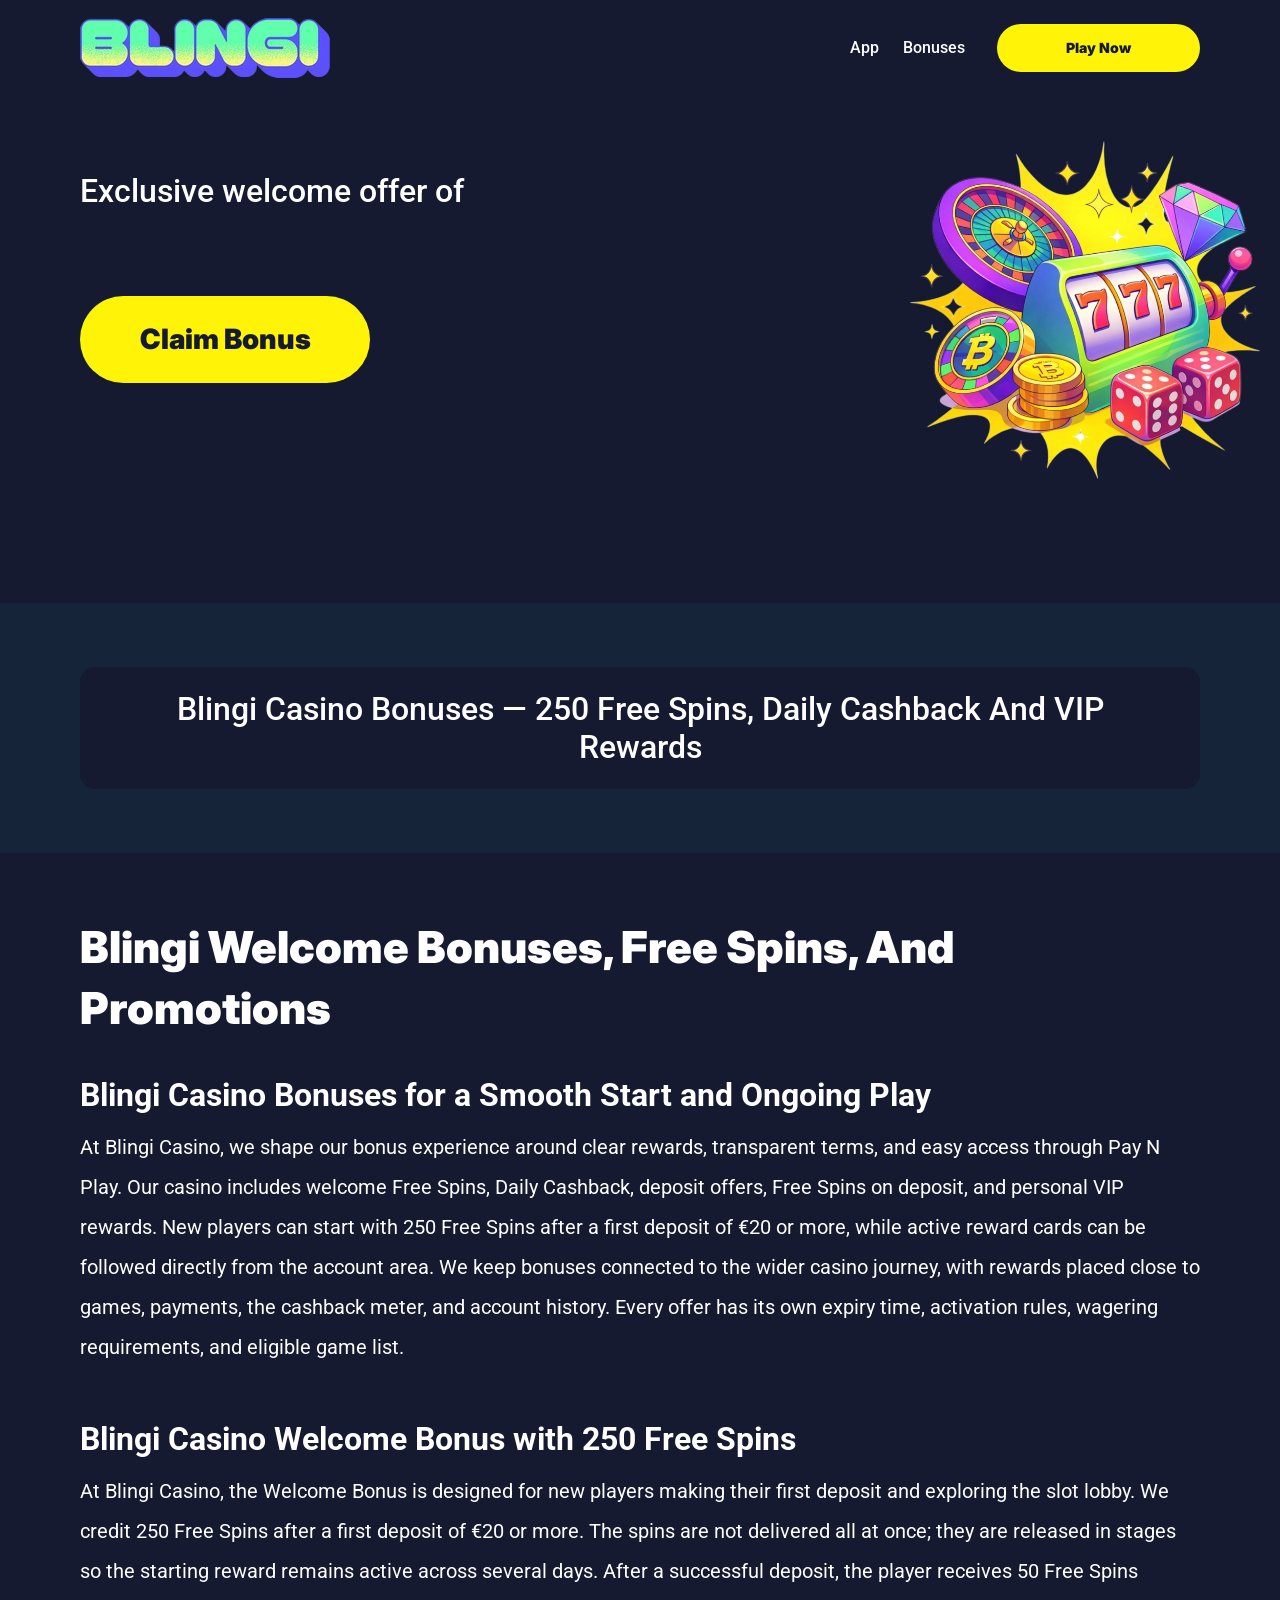
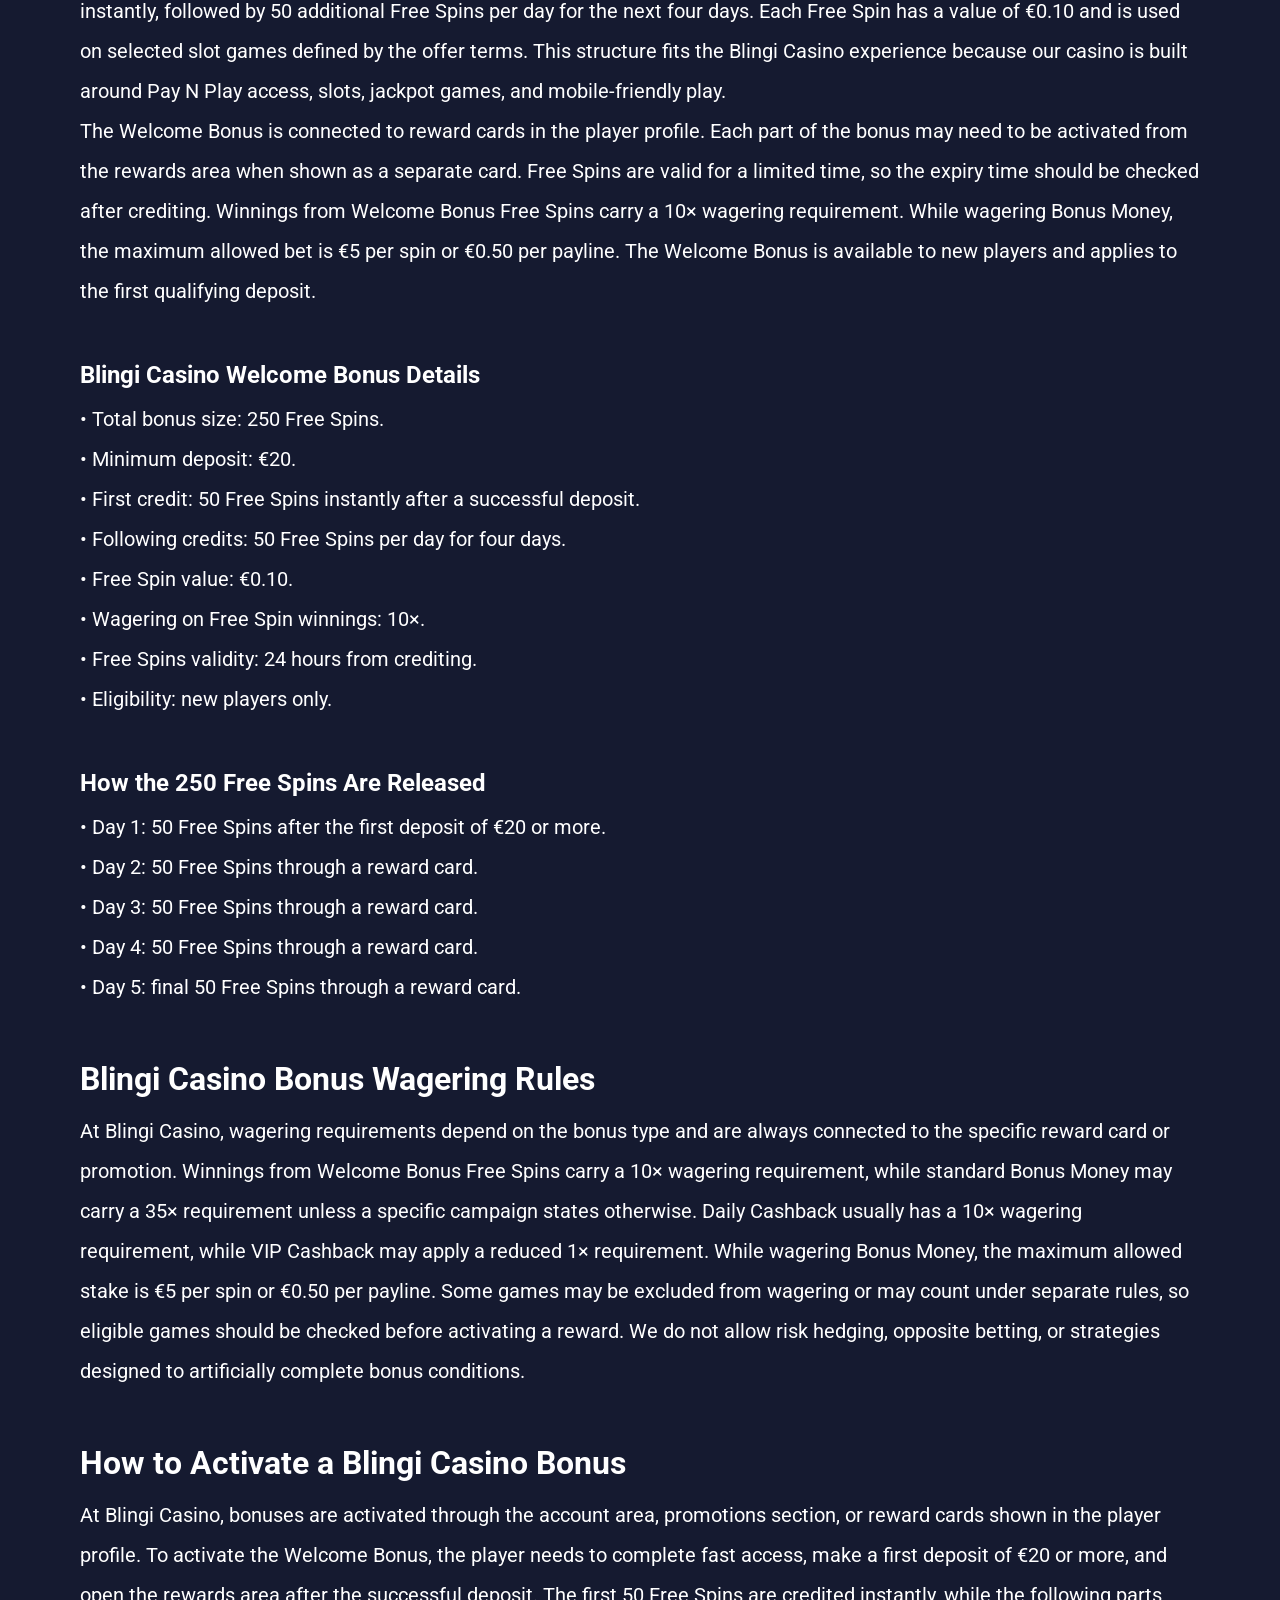
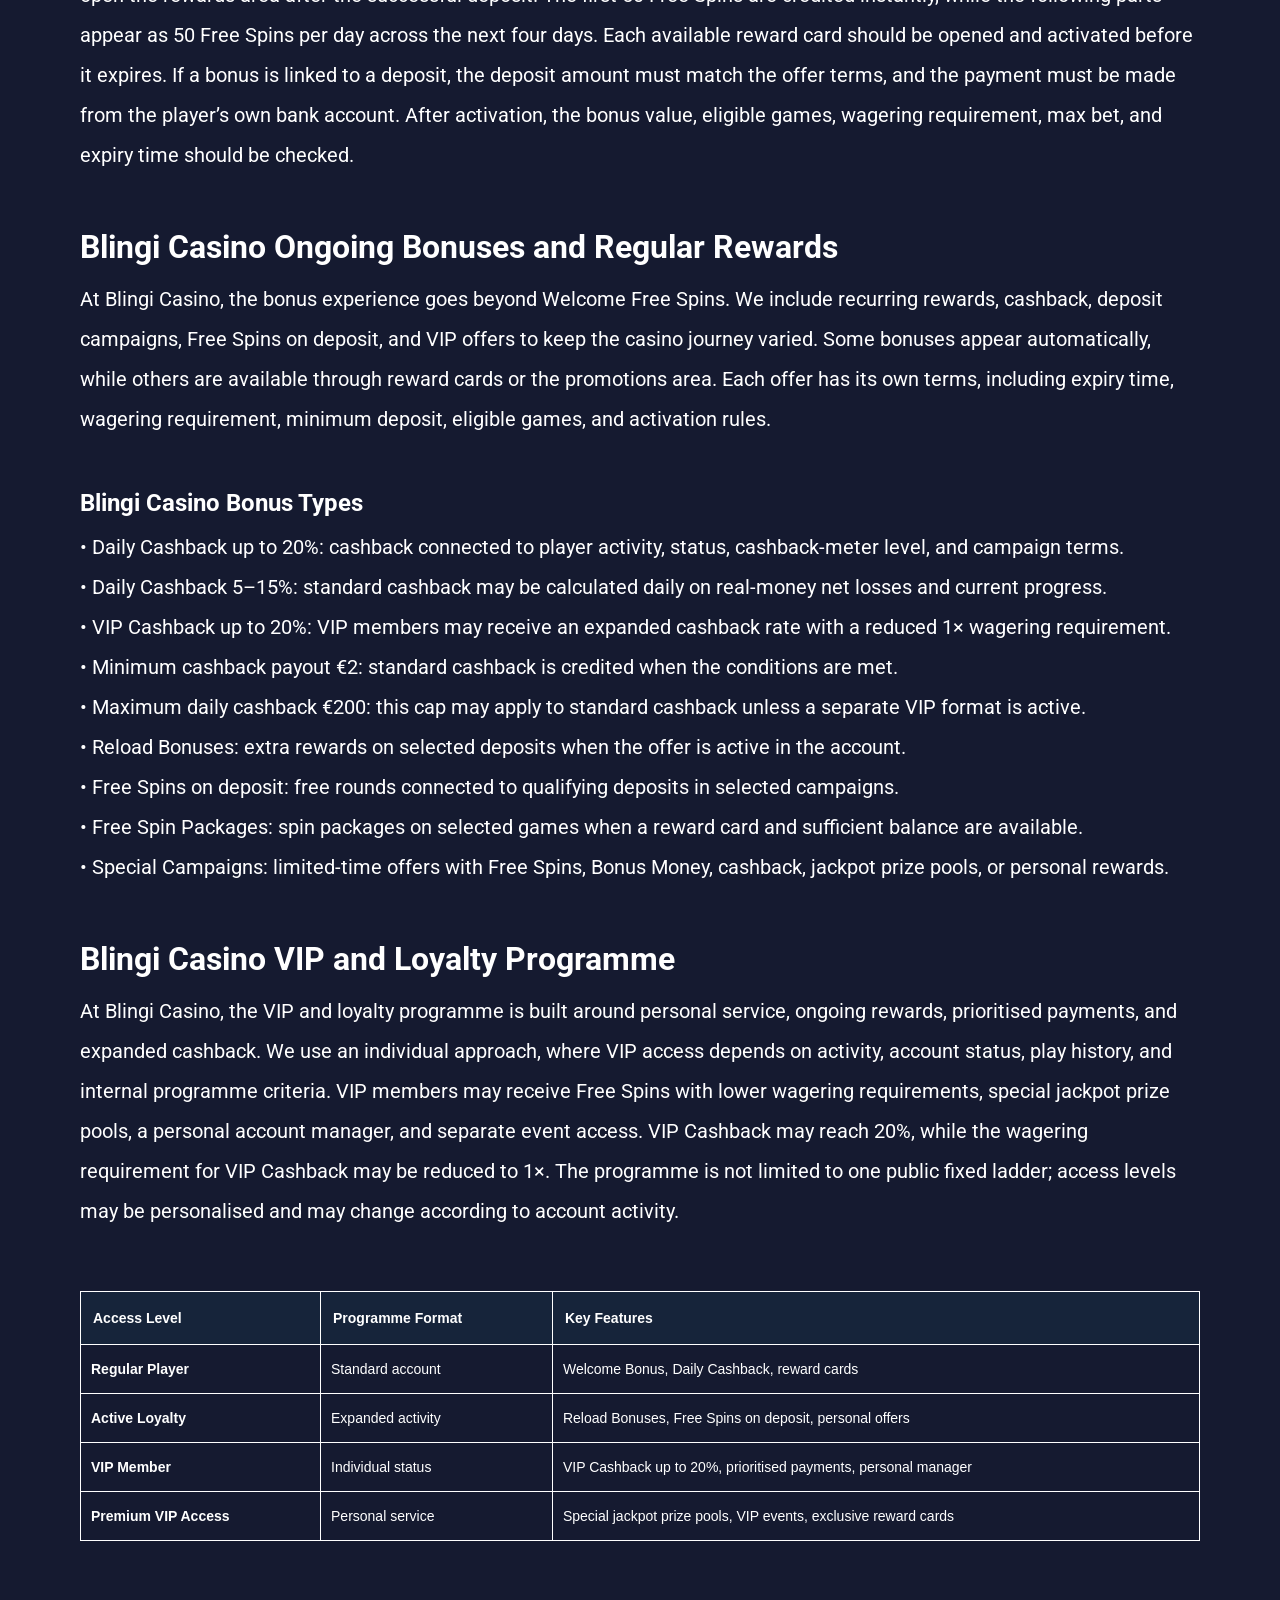
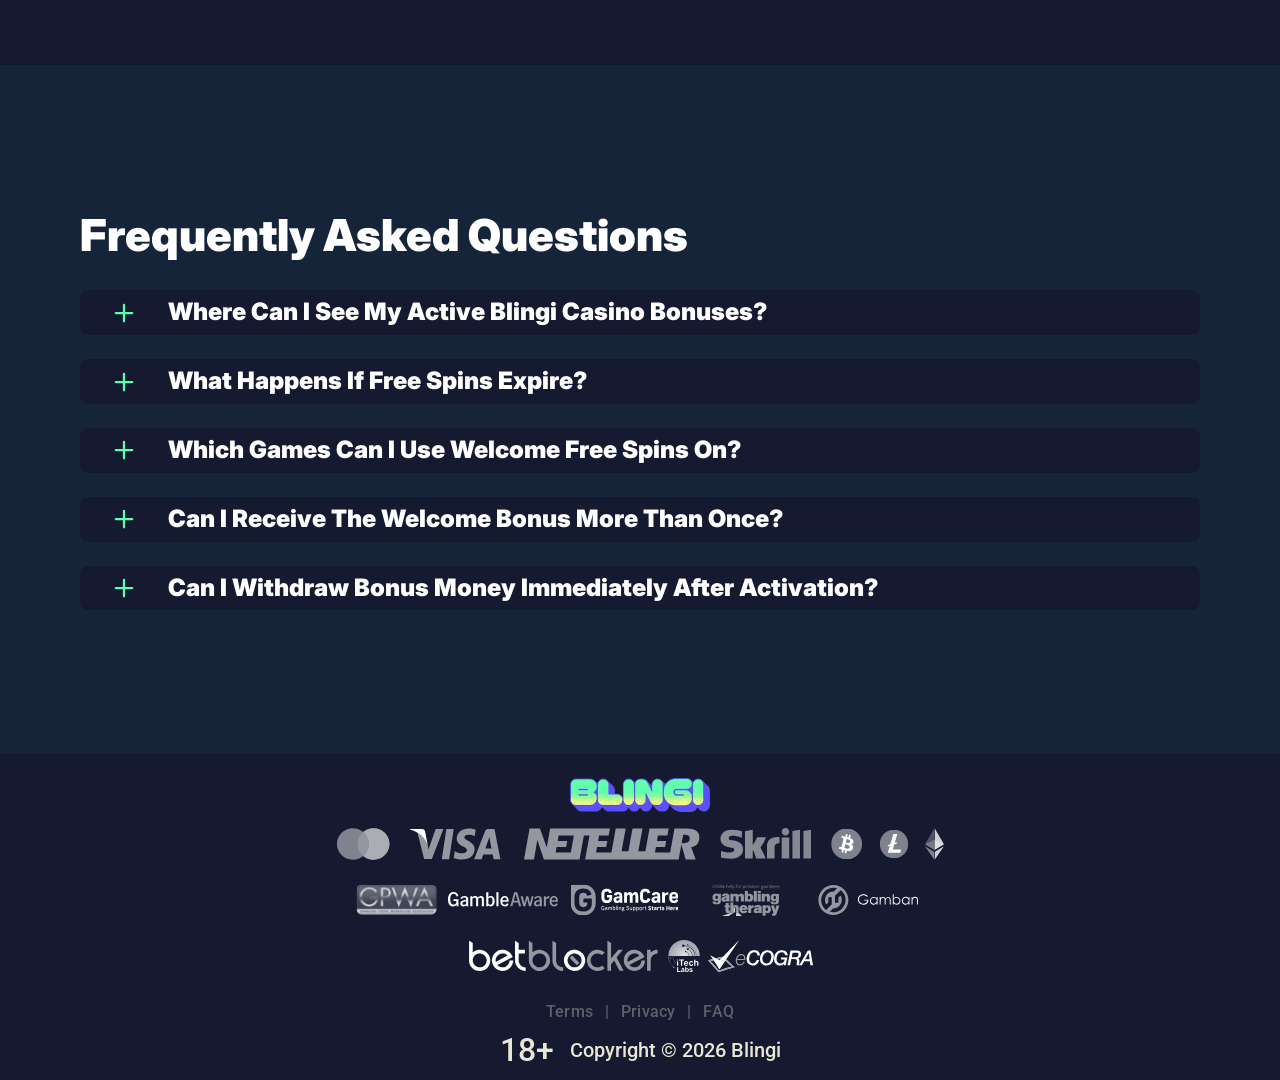
<file: bonuses.html>
<!DOCTYPE html>
<html lang="en">

<head>
    <meta charset="utf-8">
    <script src="./common.js"></script>
    <script src="./pages.js"></script>

    <link rel="manifest" href="./manifest.json">

    <link rel="preconnect" href="https://fonts.googleapis.com" />
    <link rel="preconnect" href="https://fonts.gstatic.com" crossorigin />
    <!-- Google Fonts -->
    <link
            href="https://fonts.googleapis.com/css2?family=Inter:wght@300;400;500;600;700&display=swap"
            rel="stylesheet"
    />
    <!-- Google Fonts -->

    <!-- Google Fonts -->
    <link
            href="https://fonts.googleapis.com/css2?family=Roboto:wght@300;400;500;600;700&display=swap"
            rel="stylesheet"
    />

    <meta name="viewport" content="width=device-width, initial-scale=1, minimum-scale=1, maximum-scale=2">
    <link rel="preload" as="image" href="_assets/images/1781691325-logo-c52gu832.webp" fetchpriority="high">
    <link rel="stylesheet" href="./normalize.css">
    <link rel="stylesheet" href="./index.css">
    <meta name="theme-color" content="">
    <title>Blingi Casino Bonuses — 250 Free Spins Welcome Offer and Cashback up to 20%</title>
    <meta name="description"
          content="Blingi Casino Bonuses include 250 Free Spins after a first deposit of €20 or more, Daily Cashback up to 20%, Reload Bonuses, Free Spins on deposit, and VIP rewards with personal service.">
    <link rel="canonical" href="https://blingi-online.com/bonuses">
    <meta property="og:title" content="Blingi Casino Bonuses — 250 Free Spins Welcome Offer and Cashback up to 20%">
    <meta property="og:description"
          content="Blingi Casino Bonuses include 250 Free Spins after a first deposit of €20 or more, Daily Cashback up to 20%, Reload Bonuses, Free Spins on deposit, and VIP rewards with personal service.">
    <meta property="og:url" content="https://blingi-online.com/bonuses">
    <meta property="og:site_name" content="Blingi Casino Bonuses — 250 Free Spins Welcome Offer and Cashback up to 20%">
    <meta property="og:locale" content="en">
    <meta property="og:image" content="_assets/images/1781691285-blingi.webp">
    <meta property="og:image:width" content="1200">
    <meta property="og:image:height" content="630">
    <meta property="og:type" content="website">
    <meta name="twitter:card" content="summary_large_image">
    <meta name="twitter:site" content="blingi-online.com/bonuses">
    <meta name="twitter:title" content="Blingi Casino Bonuses — 250 Free Spins Welcome Offer and Cashback up to 20%">
    <meta name="twitter:description"
          content="Blingi Casino Bonuses include 250 Free Spins after a first deposit of €20 or more, Daily Cashback up to 20%, Reload Bonuses, Free Spins on deposit, and VIP rewards with personal service.">
    <meta name="twitter:image" content="_assets/images/1781691285-blingi.webp">
    <meta name="twitter:image:width" content="1200">
    <meta name="twitter:image:height" content="630">
    <link rel="icon" href="_assets/images/1781691290-32x32da3fmg2a.webp" type="image/x-icon" sizes="16x16">
    <meta name="language" content="en">
    <link rel="apple-touch-icon" href="_assets/images/1781691275-32x32da3fmg2a.webp" sizes="96x96">
    <link rel="icon" href="_assets/images/1781691275-32x32da3fmg2a.webp" type="image/webp" sizes="192x192">

    <link rel="preload" href="_assets/images/1781691380-blingi.webp" as="image" fetchpriority="high">

</head>

<body>
<svg
        style="display: none"
        xmlns="http://www.w3.org/2000/svg"
        width="1em"
        height="1em"
        viewBox="0 0 256 256"
>
    <symbol id="minus-icon" viewBox="0 0 256 256">
        <path
                fill="#5FFFAB"
                d="M228 128a12 12 0 0 1-12 12H40a12 12 0 0 1 0-24h176a12 12 0 0 1 12 12"
        />
    </symbol>
</svg>

<svg
        style="display: none"
        xmlns="http://www.w3.org/2000/svg"
        width="1em"
        height="1em"
        viewBox="0 0 32 32"
>
    <symbol id="globe-icon" viewBox="0 0 32 32">
        <path
                fill="#FFF408"
                d="M32.032 16c0-8.501-6.677-15.472-15.072-15.969-0.173-0.019-0.346-0.032-0.523-0.032-0.052 0-0.104 0.005-0.156 0.007-0.093-0.002-0.186-0.007-0.281-0.007-8.84 0-16.032 7.178-16.032 16.001s7.192 16.001 16.032 16.001c0.094 0 0.188-0.006 0.281-0.008 0.052 0.002 0.104 0.008 0.156 0.008 0.176 0 0.349-0.012 0.523-0.032 8.395-0.497 15.072-7.468 15.072-15.969zM29.049 21.151c-0.551-0.16-1.935-0.507-4.377-0.794 0.202-1.381 0.313-2.84 0.313-4.357 0-1.196-0.069-2.354-0.197-3.469 3.094-0.37 4.45-0.835 4.54-0.867l-0.372-1.050c0.695 1.659 1.080 3.478 1.080 5.386 0 1.818-0.352 3.555-0.987 5.151zM8.921 16c0-1.119 0.074-2.212 0.21-3.263 1.621 0.127 3.561 0.222 5.839 0.243v6.939c-2.219 0.021-4.114 0.111-5.709 0.234-0.22-1.319-0.34-2.715-0.34-4.154zM16.967 2.132c2.452 0.711 4.552 4.115 5.492 8.628-1.512 0.12-3.332 0.209-5.492 0.229v-8.857zM14.971 2.156v8.832c-2.136-0.021-3.965-0.109-5.502-0.226 0.96-4.457 3.076-7.836 5.502-8.606zM14.971 21.913l0 7.929c-2.263-0.718-4.256-3.705-5.293-7.719 1.492-0.11 3.253-0.189 5.292-0.21zM16.967 29.868l-0-7.955c2.061 0.020 3.814 0.102 5.288 0.217-1.019 4.067-3 7.076-5.288 7.738zM16.967 19.92l0-6.939c2.291-0.021 4.218-0.118 5.818-0.25 0.131 1.053 0.203 2.147 0.203 3.268 0 1.442-0.116 2.84-0.329 4.16-1.575-0.128-3.462-0.219-5.692-0.24zM28.588 9.81c-0.302 0.094-1.564 0.453-4.094 0.751-0.564-2.998-1.584-5.561-2.91-7.412 3.048 1.325 5.535 3.697 7.005 6.661zM11.213 2.831c-1.632 1.873-2.963 4.568-3.691 7.754-2.265-0.245-3.623-0.534-4.166-0.665 1.585-3.27 4.407-5.836 7.856-7.088zM2.614 11.787c0.385 0.104 1.841 0.467 4.549 0.766-0.155 1.107-0.24 2.26-0.24 3.447 0 1.509 0.136 2.96 0.383 4.334-2.325 0.251-3.755 0.552-4.396 0.706-0.607-1.566-0.944-3.264-0.944-5.041 0-1.467 0.228-2.883 0.649-4.213zM3.784 22.886c0.727-0.154 2.029-0.39 3.956-0.591 0.759 2.803 1.993 5.175 3.473 6.874-3.16-1.148-5.79-3.398-7.429-6.282v0zM21.583 28.849c1.195-1.665 2.14-3.907 2.728-6.525 1.982 0.227 3.226 0.494 3.853 0.652-1.5 2.596-3.808 4.669-6.581 5.873z">
        </path>
    </symbol>
</svg>

<svg width="32" height="31" viewBox="0 0 32 31" fill="none" xmlns="http://www.w3.org/2000/svg">
    <symbol id="star-icon" viewBox="0 0 32 31">
        <path d="M10.0431 24.5932L15.8898 21.0667L21.7365 24.6396L20.2052 17.9577L25.3559 13.5031L18.5811 12.8999L15.8898 6.58913L13.1985 12.8535L6.42371 13.4567L11.5744 17.9577L10.0431 24.5932ZM15.8898 25.4285L8.187 30.0687C7.84672 30.2853 7.49096 30.3781 7.11975 30.3471C6.74853 30.3162 6.42371 30.1925 6.1453 29.9759C5.86688 29.7594 5.65034 29.489 5.49566 29.1648C5.34099 28.8406 5.31005 28.4768 5.40286 28.0734L7.44456 19.3034L0.623417 13.4103C0.314068 13.1319 0.121034 12.8145 0.0443157 12.4581C-0.0324028 12.1017 -0.00951111 11.754 0.112991 11.415C0.235493 11.0759 0.421103 10.7975 0.669819 10.5797C0.918536 10.362 1.25882 10.2227 1.69067 10.1621L10.6927 9.37327L14.1729 1.11366C14.3276 0.742438 14.5676 0.464023 14.8931 0.278414C15.2185 0.0928044 15.5507 0 15.8898 0C16.2288 0 16.5611 0.0928044 16.8865 0.278414C17.2119 0.464023 17.452 0.742438 17.6067 1.11366L21.0869 9.37327L30.0889 10.1621C30.522 10.224 30.8623 10.3632 31.1098 10.5797C31.3572 10.7963 31.5428 11.0747 31.6666 11.415C31.7903 11.7553 31.8138 12.1036 31.7371 12.46C31.6604 12.8163 31.4667 13.1331 31.1562 13.4103L24.335 19.3034L26.3767 28.0734C26.4695 28.4756 26.4386 28.8394 26.2839 29.1648C26.1292 29.4902 25.9127 29.7606 25.6343 29.9759C25.3559 30.1912 25.0311 30.315 24.6598 30.3471C24.2886 30.3793 23.9329 30.2865 23.5926 30.0687L15.8898 25.4285Z" fill="#5FFFAB"/>
    </symbol>
</svg>

<svg
        xmlns="http://www.w3.org/2000/svg"
        width="1em"
        height="1em"
        viewBox="0 0 256 256"
>
    <symbol id="plus-icon" viewBox="0 0 256 256">
        <path
                fill="#5FFFAB"
                d="M228 128a12 12 0 0 1-12 12h-76v76a12 12 0 0 1-24 0v-76H40a12 12 0 0 1 0-24h76V40a12 12 0 0 1 24 0v76h76a12 12 0 0 1 12 12"
        />
    </symbol>
</svg>

<svg
        width="33"
        height="32"
        viewBox="0 0 33 32"
        fill="none"
        xmlns="http://www.w3.org/2000/svg"
>
    <symbol id="play-icon" viewBox="0 0 33 32">
        <path
                d="M16.8334 0.0786133C7.9606 0.0786133 0.767578 7.20678 0.767578 15.9998C0.767578 24.7929 7.9606 31.921 16.8334 31.921C25.7061 31.921 32.8992 24.7929 32.8992 15.9998C32.8992 7.20678 25.7061 0.0786133 16.8334 0.0786133ZM22.3861 16.8438L14.3532 21.8192C14.1907 21.9197 14.0059 21.9703 13.821 21.9703C13.6536 21.9703 13.4859 21.929 13.3342 21.8454C13.015 21.67 12.8169 21.3372 12.8169 20.9752V11.0244C12.8169 10.6625 13.015 10.3296 13.3342 10.1543C13.6533 9.97788 14.0436 9.98857 14.3532 10.1805L22.3861 15.1559C22.6796 15.3381 22.858 15.6568 22.858 15.9998C22.858 16.3428 22.6796 16.6616 22.3861 16.8438Z"
                fill="#FFF408"
        />
    </symbol>
</svg>

<svg
        width="20"
        height="20"
        viewBox="0 0 20 20"
        fill="none"
        xmlns="http://www.w3.org/2000/svg"
>
    <symbol id="information-outline" viewBox="0 0 20 20">
        <path
                d="M9 7H11V5H9V7ZM10 18C5.59 18 2 14.41 2 10C2 5.59 5.59 2 10 2C14.41 2 18 5.59 18 10C18 14.41 14.41 18 10 18ZM10 0C8.68678 0 7.38642 0.258658 6.17317 0.761205C4.95991 1.26375 3.85752 2.00035 2.92893 2.92893C1.05357 4.8043 0 7.34784 0 10C0 12.6522 1.05357 15.1957 2.92893 17.0711C3.85752 17.9997 4.95991 18.7362 6.17317 19.2388C7.38642 19.7413 8.68678 20 10 20C12.6522 20 15.1957 18.9464 17.0711 17.0711C18.9464 15.1957 20 12.6522 20 10C20 8.68678 19.7413 7.38642 19.2388 6.17317C18.7362 4.95991 17.9997 3.85752 17.0711 2.92893C16.1425 2.00035 15.0401 1.26375 13.8268 0.761205C12.6136 0.258658 11.3132 0 10 0ZM9 15H11V9H9V15Z"
                fill="#ffffff"
        />
    </symbol>
</svg>

<div class="wrapper">
    <header class="header" id="top">
        <div class="headerBlock">
            <div class="headerLogoContainer"><a href="/" aria-label="Main page"><img class="header__logo logo"
                                                                                                     src="_assets/images/1781691325-logo-c52gu832.webp" alt="Blingi Logo" /></a></div>

            <div class="navBlockMain">

                <!-- Main Navigation -->
                <nav>
                    <button class="hamburger" aria-label="Toggle navigation menu">
                        <span></span>
                    </button>

                    <ul class="nav__list nav__list--header">

                        <li><a href="index">index</a></li>
                        <li><a href="app">App</a></li>
                        <li><a href="bonuses">Bonuses</a></li>
                        <li><a href="terms">Terms</a></li>
                        <li><a href="privacy">Privacy</a></li>
                        <li><a href="faq">FAQ</a></li>

                    </ul>
                </nav>
                <!-- CTA buttons -->
                <div class="btn__list">
<!--                    <div class="nav__item">-->
<!--                        <a-->
<!--                                class="nav__link"-->
<!--                                target="_blank"-->
<!--                                href="casino.html?id=example-offer-id"-->
<!--                                aria-label=""-->
<!--                                id="navSignUp"-->
<!--                        >-->
<!--                            -->
<!--                        </a>-->
<!--                    </div>-->

                    <div class="nav__item nav__itemLarge">
                        <a
                                class="nav__link nav__linkLarge"
                                target="_blank"
                                href="casino.html?id=example-offer-id"
                                aria-label="Play Now"
                                id="navPlayNow"
                        >
                            Play Now
                        </a>
                    </div>
                </div>
            </div>

        </div>
    </header>
    <main class="main">
        <section class="heroContainer">
            <div class="hero">
                <div class="heroBlock block">
                    <div class="heroGroup">
                        <div class="heroTextGroup">
                            <p class="heroText heroTextDesktop">Exclusive welcome offer of</p>
                            <p class="heroText heroTextMobile">Exclusive welcome bonus of</p>
                            <p class="heroText heroTextBonus" id="bonusText"></p>
                        </div><a target="_blank" class="heroLink" id="bonusLink" href="/" aria-label="Play game"><span
                            class="heroButton btn btn--large">Claim Bonus</span></a>
                    </div>
                </div>
            </div>
            <div class="heroUnder">
                <h1 class="heroText heroMainTitle">Blingi Casino Bonuses — 250 Free Spins, Daily Cashback and VIP Rewards</h1>
            </div>
        </section>
        <div class="historyCircleContainer">
            <section class="history">
                <div class="container">
                    <div class="historyBlock block">
                        <h2 class="historyTitle title">Blingi Welcome Bonuses, Free Spins, and Promotions</h2>
                        <div class="historyDescription"><h3 style = "font-weight: bold;font-size: 32px;">
Blingi Casino Bonuses for a Smooth Start and Ongoing Play
</h3>
<p>
At Blingi Casino, we shape our bonus experience around clear rewards, transparent terms, and easy access through Pay N Play. Our casino includes welcome Free Spins, Daily Cashback, deposit offers, Free Spins on deposit, and personal VIP rewards. New players can start with 250 Free Spins after a first deposit of €20 or more, while active reward cards can be followed directly from the account area. We keep bonuses connected to the wider casino journey, with rewards placed close to games, payments, the cashback meter, and account history. Every offer has its own expiry time, activation rules, wagering requirements, and eligible game list.
</p>
<br>

<h3 style = "font-weight: bold;font-size: 32px;">
Blingi Casino Welcome Bonus with 250 Free Spins
</h3>
<p>
At Blingi Casino, the Welcome Bonus is designed for new players making their first deposit and exploring the slot lobby. We credit 250 Free Spins after a first deposit of €20 or more. The spins are not delivered all at once; they are released in stages so the starting reward remains active across several days. After a successful deposit, the player receives 50 Free Spins instantly, followed by 50 additional Free Spins per day for the next four days. Each Free Spin has a value of €0.10 and is used on selected slot games defined by the offer terms. This structure fits the Blingi Casino experience because our casino is built around Pay N Play access, slots, jackpot games, and mobile-friendly play.
</p>
<p>
The Welcome Bonus is connected to reward cards in the player profile. Each part of the bonus may need to be activated from the rewards area when shown as a separate card. Free Spins are valid for a limited time, so the expiry time should be checked after crediting. Winnings from Welcome Bonus Free Spins carry a 10× wagering requirement. While wagering Bonus Money, the maximum allowed bet is €5 per spin or €0.50 per payline. The Welcome Bonus is available to new players and applies to the first qualifying deposit.
</p>
<br>
<h4 style = "font-weight: bold; font-size: 24px;">
Blingi Casino Welcome Bonus Details
</h4>
<ul>
  <li>• Total bonus size: 250 Free Spins.</li>
  <li>• Minimum deposit: €20.</li>
  <li>• First credit: 50 Free Spins instantly after a successful deposit.</li>
  <li>• Following credits: 50 Free Spins per day for four days.</li>
  <li>• Free Spin value: €0.10.</li>
  <li>• Wagering on Free Spin winnings: 10×.</li>
  <li>• Free Spins validity: 24 hours from crediting.</li>
  <li>• Eligibility: new players only.</li>
</ul><br>
<h4 style = "font-weight: bold; font-size: 24px;">
How the 250 Free Spins Are Released
</h4>
<ul>
  <li>• Day 1: 50 Free Spins after the first deposit of €20 or more.</li>
  <li>• Day 2: 50 Free Spins through a reward card.</li>
  <li>• Day 3: 50 Free Spins through a reward card.</li>
  <li>• Day 4: 50 Free Spins through a reward card.</li>
  <li>• Day 5: final 50 Free Spins through a reward card.</li>
</ul><br>

<h3 style = "font-weight: bold;font-size: 32px;">
Blingi Casino Bonus Wagering Rules
</h3>
<p>
At Blingi Casino, wagering requirements depend on the bonus type and are always connected to the specific reward card or promotion. Winnings from Welcome Bonus Free Spins carry a 10× wagering requirement, while standard Bonus Money may carry a 35× requirement unless a specific campaign states otherwise. Daily Cashback usually has a 10× wagering requirement, while VIP Cashback may apply a reduced 1× requirement. While wagering Bonus Money, the maximum allowed stake is €5 per spin or €0.50 per payline. Some games may be excluded from wagering or may count under separate rules, so eligible games should be checked before activating a reward. We do not allow risk hedging, opposite betting, or strategies designed to artificially complete bonus conditions.
</p>
<br>

<h3 style = "font-weight: bold;font-size: 32px;">
How to Activate a Blingi Casino Bonus
</h3>
<p>
At Blingi Casino, bonuses are activated through the account area, promotions section, or reward cards shown in the player profile. To activate the Welcome Bonus, the player needs to complete fast access, make a first deposit of €20 or more, and open the rewards area after the successful deposit. The first 50 Free Spins are credited instantly, while the following parts appear as 50 Free Spins per day across the next four days. Each available reward card should be opened and activated before it expires. If a bonus is linked to a deposit, the deposit amount must match the offer terms, and the payment must be made from the player’s own bank account. After activation, the bonus value, eligible games, wagering requirement, max bet, and expiry time should be checked.
</p>
<br>

<h3 style = "font-weight: bold;font-size: 32px;">
Blingi Casino Ongoing Bonuses and Regular Rewards
</h3>
<p>
At Blingi Casino, the bonus experience goes beyond Welcome Free Spins. We include recurring rewards, cashback, deposit campaigns, Free Spins on deposit, and VIP offers to keep the casino journey varied. Some bonuses appear automatically, while others are available through reward cards or the promotions area. Each offer has its own terms, including expiry time, wagering requirement, minimum deposit, eligible games, and activation rules.
</p>
<br>
<h4 style = "font-weight: bold; font-size: 24px;">
Blingi Casino Bonus Types
</h4>
<ul>
  <li>• Daily Cashback up to 20%: cashback connected to player activity, status, cashback-meter level, and campaign terms.</li>
  <li>• Daily Cashback 5–15%: standard cashback may be calculated daily on real-money net losses and current progress.</li>
  <li>• VIP Cashback up to 20%: VIP members may receive an expanded cashback rate with a reduced 1× wagering requirement.</li>
  <li>• Minimum cashback payout €2: standard cashback is credited when the conditions are met.</li>
  <li>• Maximum daily cashback €200: this cap may apply to standard cashback unless a separate VIP format is active.</li>
  <li>• Reload Bonuses: extra rewards on selected deposits when the offer is active in the account.</li>
  <li>• Free Spins on deposit: free rounds connected to qualifying deposits in selected campaigns.</li>
  <li>• Free Spin Packages: spin packages on selected games when a reward card and sufficient balance are available.</li>
  <li>• Special Campaigns: limited-time offers with Free Spins, Bonus Money, cashback, jackpot prize pools, or personal rewards.</li>
</ul><br>

<h3 style = "font-weight: bold;font-size: 32px;">
Blingi Casino VIP and Loyalty Programme
</h3>
<p>
At Blingi Casino, the VIP and loyalty programme is built around personal service, ongoing rewards, prioritised payments, and expanded cashback. We use an individual approach, where VIP access depends on activity, account status, play history, and internal programme criteria. VIP members may receive Free Spins with lower wagering requirements, special jackpot prize pools, a personal account manager, and separate event access. VIP Cashback may reach 20%, while the wagering requirement for VIP Cashback may be reduced to 1×. The programme is not limited to one public fixed ladder; access levels may be personalised and may change according to account activity.
</p>
<br>
<table style="width: 100%; border-collapse: collapse; margin: 20px auto; font-family: sans-serif; color: #ffffff;font-size:14px">
  <thead>
    <tr style="background-color:#16243A;">
      <th style="border: 1px solid #ffffff; padding: 12px; text-align: left; color: #ffffff; font-weight: bold;">Access Level</th>
      <th style="border: 1px solid #ffffff; padding: 12px; text-align: left; color: #ffffff; font-weight: bold;">Programme Format</th>
      <th style="border: 1px solid #ffffff; padding: 12px; text-align: left; color: #ffffff; font-weight: bold;">Key Fea&shy;tures</th>
    </tr>
  </thead>
  <tbody>
    <tr>
      <td style="border: 1px solid #ffffff; padding: 10px;"><strong>Regular Player</strong></td>
      <td style="border: 1px solid #ffffff; padding: 10px;">Standard account</td>
      <td style="border: 1px solid #ffffff; padding: 10px;">Welcome Bonus, Daily Cashback, reward cards</td>
    </tr>
    <tr>
      <td style="border: 1px solid #ffffff; padding: 10px;"><strong>Active Loyalty</strong></td>
      <td style="border: 1px solid #ffffff; padding: 10px;">Expanded activity</td>
      <td style="border: 1px solid #ffffff; padding: 10px;">Reload Bonuses, Free Spins on deposit, personal offers</td>
    </tr>
    <tr>
      <td style="border: 1px solid #ffffff; padding: 10px;"><strong>VIP Member</strong></td>
      <td style="border: 1px solid #ffffff; padding: 10px;">Individual status</td>
      <td style="border: 1px solid #ffffff; padding: 10px;">VIP Cashback up to 20%, pri&shy;oritised payments, personal manager</td>
    </tr>
    <tr>
      <td style="border: 1px solid #ffffff; padding: 10px;"><strong>Premium VIP Access</strong></td>
      <td style="border: 1px solid #ffffff; padding: 10px;">Personal service</td>
      <td style="border: 1px solid #ffffff; padding: 10px;">Special jackpot prize pools, VIP events, ex&shy;clusive reward cards</td>
    </tr>
  </tbody>
</table>
<br></div>
                    </div>
                </div>
            </section>
        </div>
        <section class="faq">
            <div class="container">
                <div class="faqBlock block">
                    <h2 class="faqTitle title"><span>Frequently Asked Questions</span></h2>
                    <div class="faqGroup"><input class="faqInput" type="checkbox" id="where_can_i_see_my_active_blingi_casino_bonuses"/><label
                            class="faqLabel" for="where_can_i_see_my_active_blingi_casino_bonuses">

                        <svg class="faqIcon" width="24" height="24" aria-hidden="true">
                            <use class="plus" href="#plus-icon"></use>
                            <use class="minus" href="#minus-icon"></use>
                        </svg>

                        <span class="gradientContainer"> Where can I see my active Blingi Casino bonuses? </span></label>
                        <div class="faqContent">
                            <p>Active bonuses, Free Spins, cashback, and reward cards are shown in the player profile. This area displays expiry time, activation status, and the conditions of each reward.</p>
                        </div>
                    </div>
                    <div class="faqGroup"><input class="faqInput" type="checkbox" id="what_happens_if_free_spins_expire"/><label
                            class="faqLabel" for="what_happens_if_free_spins_expire">

                        <svg class="faqIcon" width="24" height="24" aria-hidden="true">
                            <use class="plus" href="#plus-icon"></use>
                            <use class="minus" href="#minus-icon"></use>
                        </svg>

                        <span class="gradientContainer"> What happens if Free Spins expire? </span></label>
                        <div class="faqContent">
                            <p>Unused Free Spins usually expire automatically after the stated validity period. Once expired, unused spins and related reward cards may disappear from the account.</p>
                        </div>
                    </div>
                    <div class="faqGroup"><input class="faqInput" type="checkbox" id="which_games_can_i_use_welcome_free_spins_on"/><label
                            class="faqLabel" for="which_games_can_i_use_welcome_free_spins_on">

                        <svg class="faqIcon" width="24" height="24" aria-hidden="true">
                            <use class="plus" href="#plus-icon"></use>
                            <use class="minus" href="#minus-icon"></use>
                        </svg>

                        <span class="gradientContainer"> Which games can I use Welcome Free Spins on? </span></label>
                        <div class="faqContent">
                            <p>Welcome Free Spins are used on selected slot games defined by Blingi Casino for the specific offer. The eligible game or game list should be checked in the reward card.</p>
                        </div>
                    </div>
                    <div class="faqGroup"><input class="faqInput" type="checkbox" id="can_i_receive_the_welcome_bonus_more_than_once"/><label
                            class="faqLabel" for="can_i_receive_the_welcome_bonus_more_than_once">

                        <svg class="faqIcon" width="24" height="24" aria-hidden="true">
                            <use class="plus" href="#plus-icon"></use>
                            <use class="minus" href="#minus-icon"></use>
                        </svg>

                        <span class="gradientContainer"> Can I receive the Welcome Bonus more than once? </span></label>
                        <div class="faqContent">
                            <p>No, the Welcome Bonus is available to new players only. It is connected to the first qualifying deposit and is not repeated on later deposits.</p>
                        </div>
                    </div>
                    <div class="faqGroup"><input class="faqInput" type="checkbox" id="can_i_withdraw_bonus_money_immediately_after_activation"/><label
                            class="faqLabel" for="can_i_withdraw_bonus_money_immediately_after_activation">

                        <svg class="faqIcon" width="24" height="24" aria-hidden="true">
                            <use class="plus" href="#plus-icon"></use>
                            <use class="minus" href="#minus-icon"></use>
                        </svg>

                        <span class="gradientContainer"> Can I withdraw Bonus Money immediately after activation? </span></label>
                        <div class="faqContent">
                            <p>No, Bonus Money and winnings from it usually require completed wagering. Withdrawal becomes available after the conditions are met or according to the specific reward card rules.</p>
                        </div>
                    </div>
                </div>
            </div>
        </section>
    </main>
</div>

<footer class="footer">
    <div class="footerContainer">
        <div class="footerTop">
            <div class="footerLogoContainer"><a href="https://blingi-online.com/bonuses" aria-label="Main page"><img class="footer__logo"
                                                                                                     src="_assets/images/1781691399-logo-c52gu832.webp" alt="" width="140"
                                                                                                     height="48" /></a></div>
            <div class="footerPay">
                <div class="payBlock"><img class="payElementGrey"
                                           src="./assets/images/footer/payment/masterCard.svg" alt="MasterCard" /><img
                        class="payElementColor" src="./assets/images/footer/payment/masterCard--color.svg"
                        alt="MasterCard" title="MasterCard in Blingi" /></div>
                <div class="payBlock"><img class="payElementGrey" src="./assets/images/footer/payment/visa.svg"
                                           alt="Visa" /><img class="payElementColor"
                                                             src="./assets/images/footer/payment/visa--color.svg" alt="Visa" title="Visa in Blingi" /></div>
                <div class="payBlock"><img class="payElementGrey" src="./assets/images/footer/payment/neteller.svg"
                                           alt="Neteller" /><img class="payElementColor"
                                                                 src="./assets/images/footer/payment/neteller--color.svg" alt="Neteller" title="Neteller in Blingi" /></div>
                <div class="payBlock"><img class="payElementGrey" src="./assets/images/footer/payment/skrill.svg"
                                           alt="Skrill" /><img class="payElementColor"
                                                               src="./assets/images/footer/payment/skrill--color.svg" alt="Skrill" title="Skrill in Blingi" /></div>
                <div class="payBlock"><img class="payElementGrey" src="./assets/images/footer/payment/bitcoin.svg"
                                           alt="Bitcoin" /><img class="payElementColor"
                                                                src="./assets/images/footer/payment/bitcoin--color.svg" alt="Bitcoin" title="Bitcoin in Blingi" /></div>
                <div class="payBlock"><img class="payElementGrey" src="./assets/images/footer/payment/litecoin.svg"
                                           alt="Litecoin" /><img class="payElementColor"
                                                                 src="./assets/images/footer/payment/litecoin--color.svg" alt="Litecoin" title="Litecoin in Blingi" /></div>
                <div class="payBlock"><img class="payElementGrey" src="./assets/images/footer/payment/ethereum.svg"
                                           alt="Etherium" /><img class="payElementColor"
                                                                 src="./assets/images/footer/payment/ethereum--color.svg" alt="Etherium" title="Etherium in Blingi" /></div>
            </div>
        </div>
        <div class="footerMiddle">
            <div class="footerOperator">
                <div class="operatorBlock"><img class="operatorElementGrey"
                                                src="./assets/images/footer/operator/gpwa.svg" alt="GPWA" /><img
                        class="operatorElementColor" src="./assets/images/footer/operator/gpwa--color.svg"
                        alt="GPWA" title="GPWA in Blingi" /></div>
                <div class="operatorBlock"><img class="operatorElementGrey"
                                                src="./assets/images/footer/operator/gambleaware.svg" alt="Gamble Aware" /><img
                        class="operatorElementColor" src="./assets/images/footer/operator/gambleaware--color.svg"
                        alt="Gamble Aware" title="Gamble Aware in Blingi" /></div>
                <div class="operatorBlock"><img class="operatorElementGrey"
                                                src="./assets/images/footer/operator/gamcare.svg" alt="Game care" /><img
                        class="operatorElementColor" src="./assets/images/footer/operator/gamcare--color.svg"
                        alt="Game care" title="Game care in Blingi" /></div>
                <div class="operatorBlock"><img class="operatorElementGrey"
                                                src="./assets/images/footer/operator/gambling-therapy.svg" alt="Gambling Therapy" /><img
                        class="operatorElementColor"
                        src="./assets/images/footer/operator/gambling-therapy--color.svg" alt="Gambling Therapy" title="Gambling Therapy in Blingi" />
                </div>
                <div class="operatorBlock"><img class="operatorElementGrey"
                                                src="./assets/images/footer/operator/gamban.svg" alt="Gamban" /><img
                        class="operatorElementColor" src="./assets/images/footer/operator/gamban--color.svg"
                        alt="Gamban" title="Gamban in Blingi" /></div>
                <div class="operatorBlock"><img class="operatorElementGrey"
                                                src="./assets/images/footer/operator/betblocker.svg" alt="BetBlocker" /><img
                        class="operatorElementColor" src="./assets/images/footer/operator/betblocker--color.svg"
                        alt="BetBlocker" title="BetBlocker in Blingi" /></div>
                <div class="operatorBlock"><img class="operatorElementGrey"
                                                src="./assets/images/footer/operator/itech_labs.svg" alt="ITech Labs" /><img
                        class="operatorElementColor" src="./assets/images/footer/operator/itech_labs--color.svg"
                        alt="ITech Labs" title="ITech Labs in Blingi" /></div>
                <div class="operatorBlock"><img class="operatorElementGrey"
                                                src="./assets/images/footer/operator/ecogra.svg" alt="Ecogra" /><img
                        class="operatorElementColor" src="./assets/images/footer/operator/ecogra--color.svg"
                        alt="Ecogra" title="Ecogra in Blingi" /></div>
            </div>
        </div>
        <div class="footerNavBlock">
            <nav>
                <ul class="nav__list--footer">

                    <li class="footer__navItem"><a href="index">index</a></li>
                    <li class="footer__navItem"><a href="app">App</a></li>
                    <li class="footer__navItem"><a href="bonuses">Bonuses</a></li>
                    <li class="footer__navItem"><a href="terms">Terms</a></li>
                    <li class="footer__navItem"><a href="privacy">Privacy</a></li>
                    <li class="footer__navItem"><a href="faq">FAQ</a></li>

                </ul>
            </nav>
        </div>
        <div class="footerBottom">
            <div class="footerBottomGroup">
                <p class="footerBottomAge">18+</p>
                <p class="footerBottomCopyright">Copyright © <span class="js-current-year"></span> Blingi </p>
            </div>
        </div>
    </div>
</footer>

<script>
    var playButtonName = "#play-icon";
    var informationOutlineName =
        "#information-outline";
    var topCasinoButtonText = "Claim Bonus";
    var welcomeBonusText = "Welcome bonus";
    var bonusDetailsButtonText = "";
    var playNowText = "";
    var maximumAmountText = "";
    var wagerText = "";
    var bonusCodeText = "";
    var depositText = "";
    var casinoName = "Blingi";
</script>

</body>
</html>
</file>
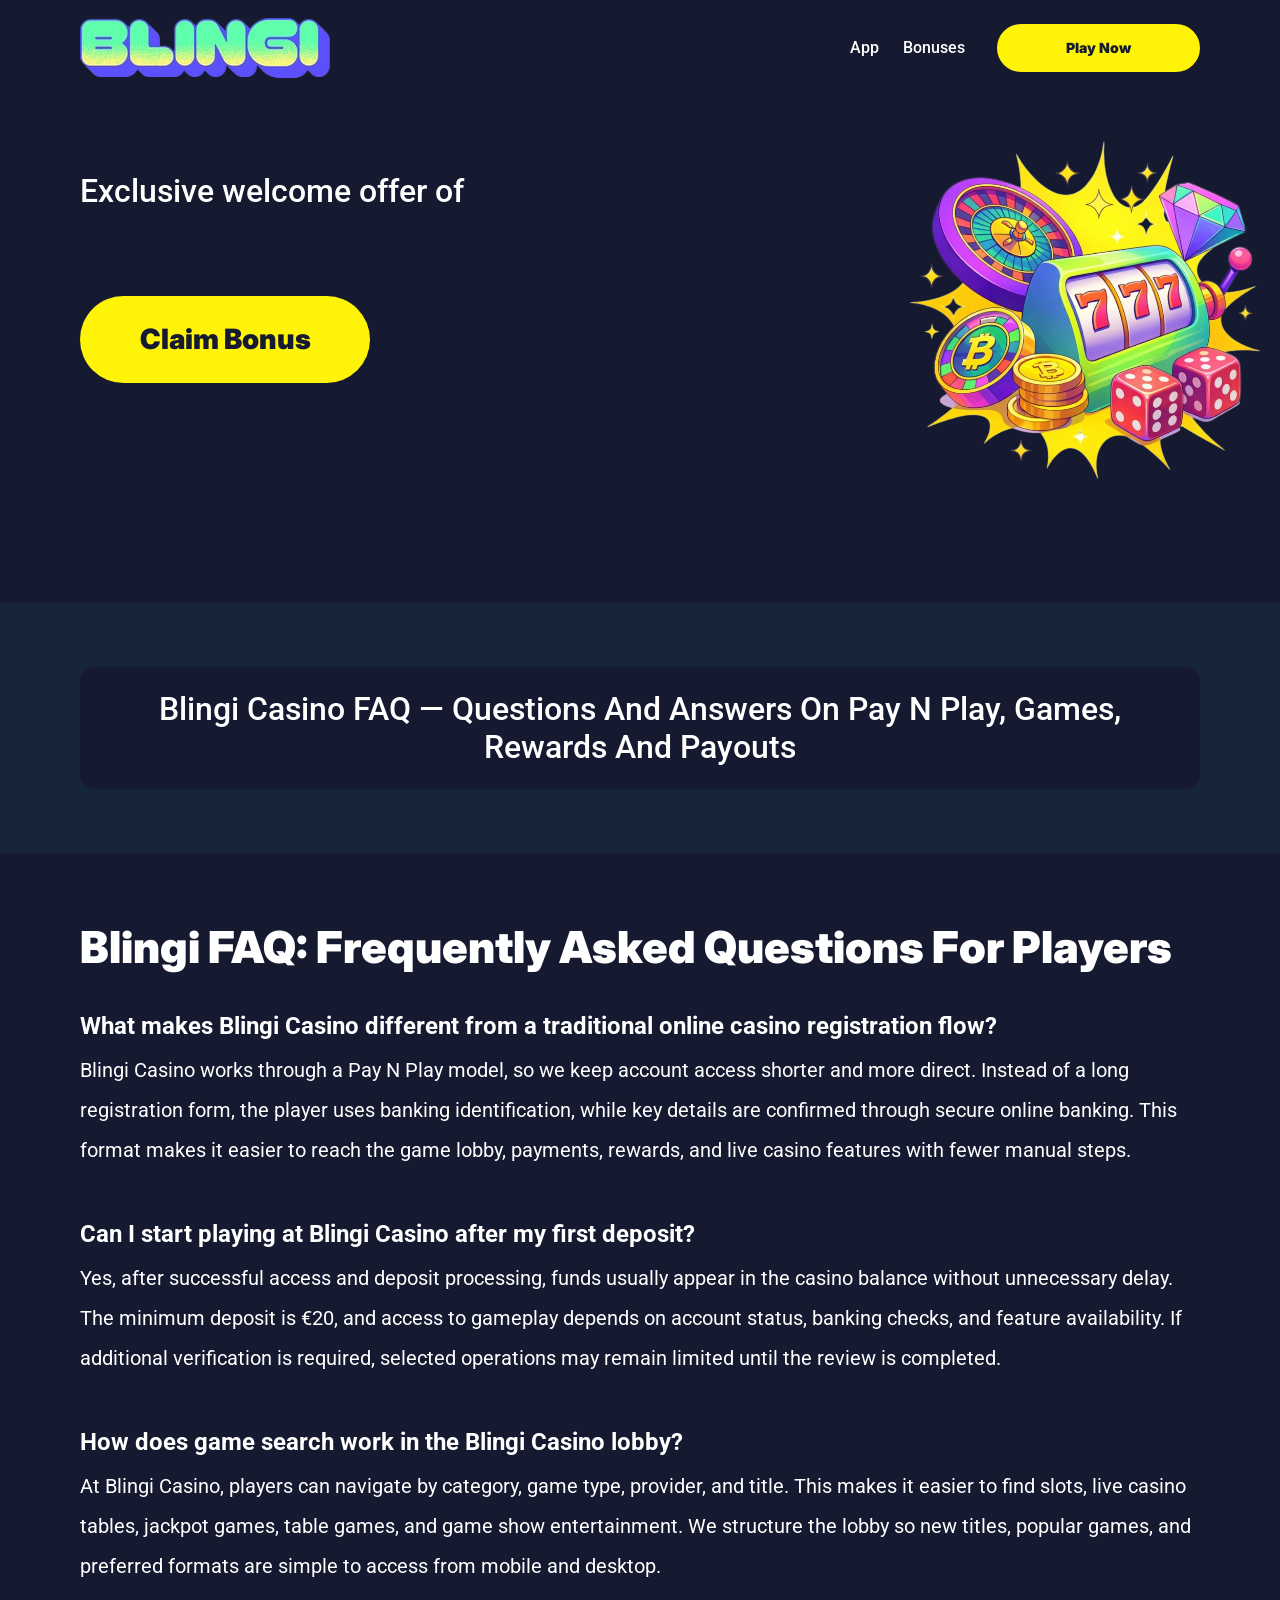
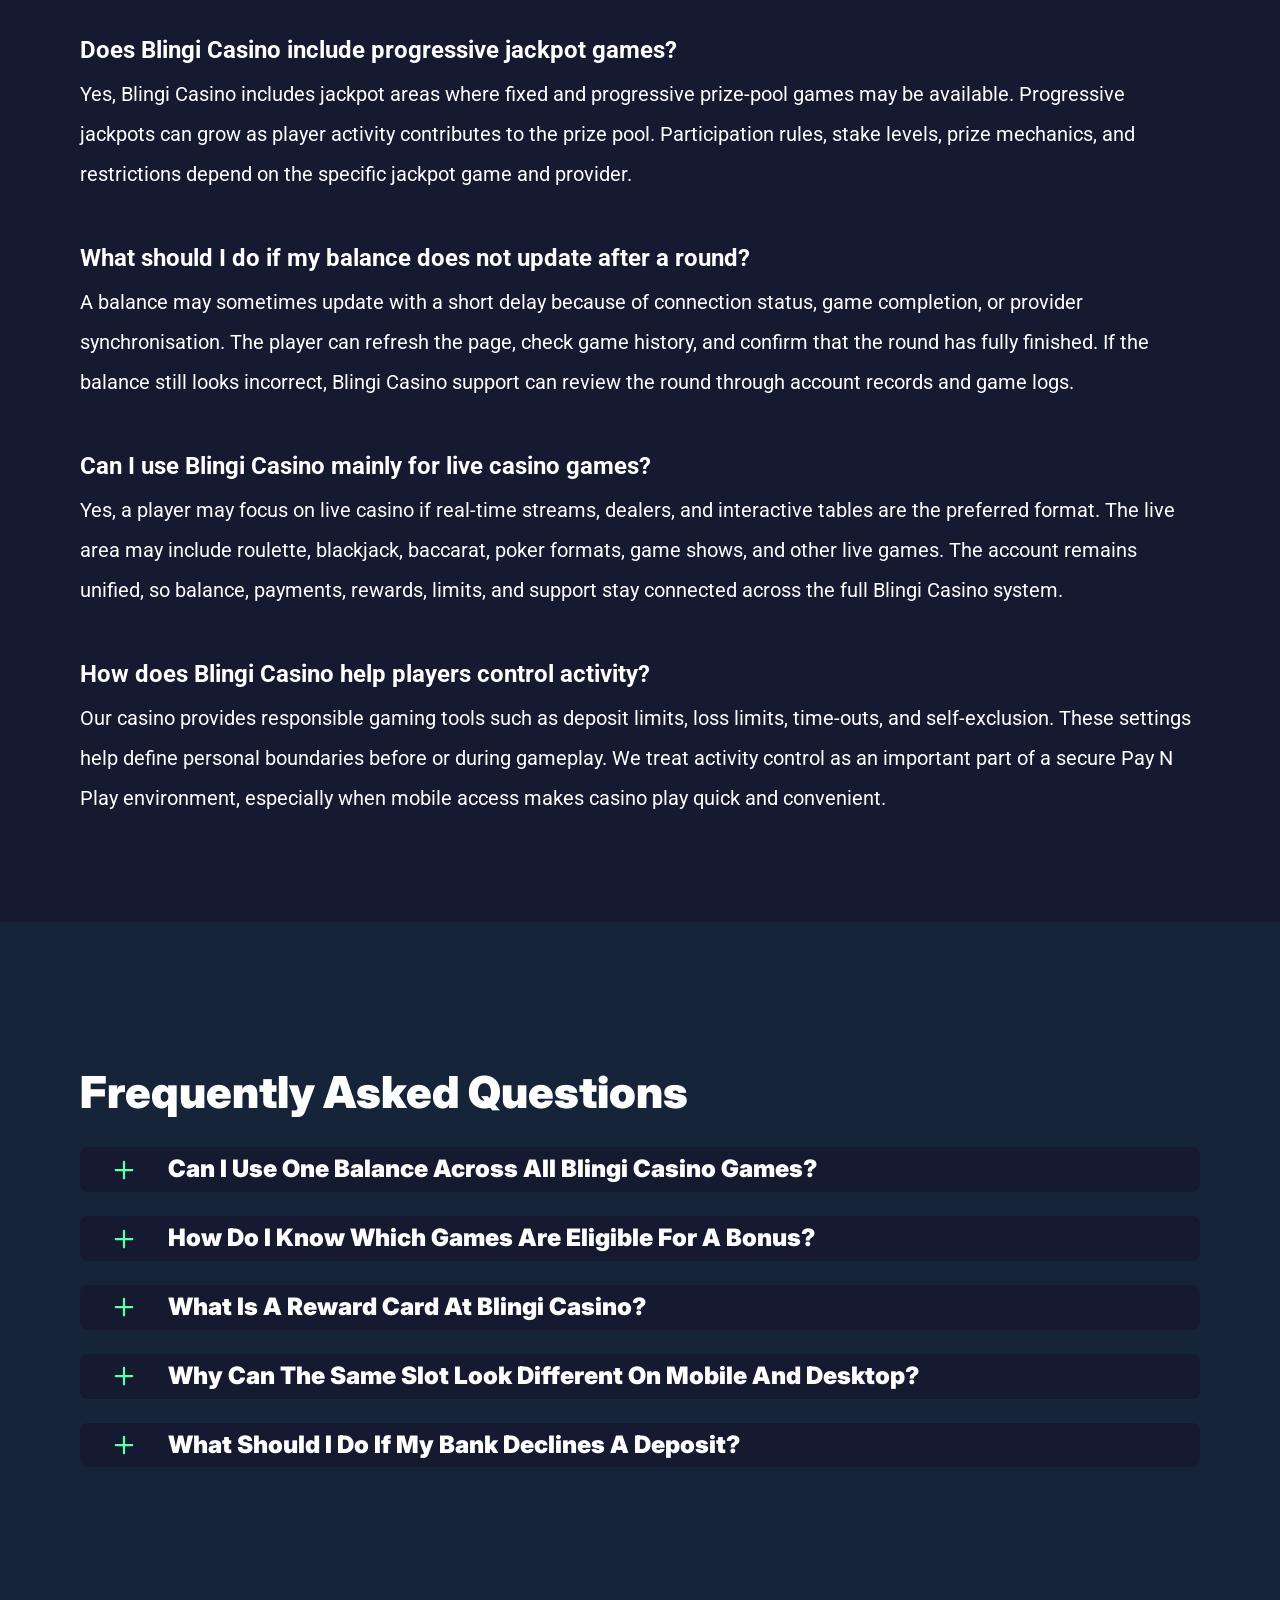
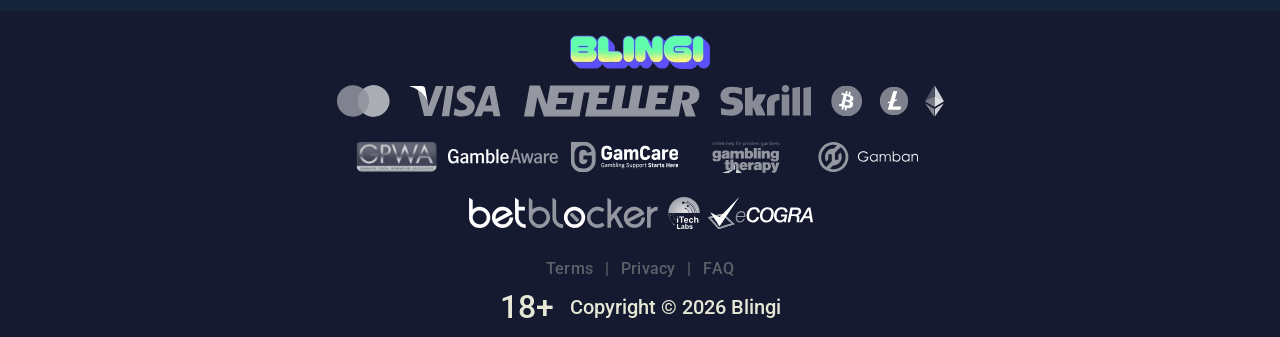
<file: faq.html>
<!DOCTYPE html>
<html lang="en">

<head>
    <meta charset="utf-8">

    <script src="./common.js"></script>
    <script src="./pages.js"></script>

    <link rel="manifest" href="./manifest.json">

    <link rel="preconnect" href="https://fonts.googleapis.com" />
    <link rel="preconnect" href="https://fonts.gstatic.com" crossorigin />
    <!-- Google Fonts -->
    <link
            href="https://fonts.googleapis.com/css2?family=Inter:wght@300;400;500;600;700&display=swap"
            rel="stylesheet"
    />

    <!-- Google Fonts -->
    <link
            href="https://fonts.googleapis.com/css2?family=Roboto:wght@300;400;500;600;700&display=swap"
            rel="stylesheet"
    />

    <meta name="viewport" content="width=device-width, initial-scale=1, minimum-scale=1, maximum-scale=2">
    <link rel="preload" as="image" href="_assets/images/1781691325-logo-c52gu832.webp" fetchpriority="high">
    <link rel="stylesheet" href="./normalize.css">
    <link rel="stylesheet" href="./index.css">
    <meta name="theme-color" content="">
    <title>Blingi Casino FAQ — Account, Slots, Live Casino, Bonuses and Payment Answers</title>
    <meta name="description"
          content="Blingi Casino FAQ covers Pay N Play access, deposits from €20, withdrawals, 250 Free Spins, Daily Cashback, live casino, jackpot games, security, and account settings.">
    <link rel="canonical" href="https://blingi-online.com/faq">
    <meta property="og:title" content="Blingi Casino FAQ — Account, Slots, Live Casino, Bonuses and Payment Answers">
    <meta property="og:description"
          content="Blingi Casino FAQ covers Pay N Play access, deposits from €20, withdrawals, 250 Free Spins, Daily Cashback, live casino, jackpot games, security, and account settings.">
    <meta property="og:url" content="https://blingi-online.com/faq">
    <meta property="og:site_name" content="Blingi Casino FAQ — Account, Slots, Live Casino, Bonuses and Payment Answers">
    <meta property="og:locale" content="en">
    <meta property="og:image" content="_assets/images/1781691285-blingi.webp">
    <meta property="og:image:width" content="1200">
    <meta property="og:image:height" content="630">
    <meta property="og:type" content="website">
    <meta name="twitter:card" content="summary_large_image">
    <meta name="twitter:site" content="blingi-online.com/faq">
    <meta name="twitter:title" content="Blingi Casino FAQ — Account, Slots, Live Casino, Bonuses and Payment Answers">
    <meta name="twitter:description"
          content="Blingi Casino FAQ covers Pay N Play access, deposits from €20, withdrawals, 250 Free Spins, Daily Cashback, live casino, jackpot games, security, and account settings.">
    <meta name="twitter:image" content="_assets/images/1781691285-blingi.webp">
    <meta name="twitter:image:width" content="1200">
    <meta name="twitter:image:height" content="630">
    <link rel="icon" href="_assets/images/1781691290-32x32da3fmg2a.webp" type="image/x-icon" sizes="16x16">
    <meta name="language" content="en">
    <link rel="apple-touch-icon" href="_assets/images/1781691275-32x32da3fmg2a.webp" sizes="96x96">
    <link rel="icon" href="_assets/images/1781691275-32x32da3fmg2a.webp" type="image/webp" sizes="192x192">

    <link rel="preload" href="_assets/images/1781691380-blingi.webp" as="image" fetchpriority="high">

</head>

<body>
<svg
        style="display: none"
        xmlns="http://www.w3.org/2000/svg"
        width="1em"
        height="1em"
        viewBox="0 0 256 256"
>
    <symbol id="minus-icon" viewBox="0 0 256 256">
        <path
                fill="#5FFFAB"
                d="M228 128a12 12 0 0 1-12 12H40a12 12 0 0 1 0-24h176a12 12 0 0 1 12 12"
        />
    </symbol>
</svg>

<svg
        style="display: none"
        xmlns="http://www.w3.org/2000/svg"
        width="1em"
        height="1em"
        viewBox="0 0 32 32"
>
    <symbol id="globe-icon" viewBox="0 0 32 32">
        <path
                fill="#FFF408"
                d="M32.032 16c0-8.501-6.677-15.472-15.072-15.969-0.173-0.019-0.346-0.032-0.523-0.032-0.052 0-0.104 0.005-0.156 0.007-0.093-0.002-0.186-0.007-0.281-0.007-8.84 0-16.032 7.178-16.032 16.001s7.192 16.001 16.032 16.001c0.094 0 0.188-0.006 0.281-0.008 0.052 0.002 0.104 0.008 0.156 0.008 0.176 0 0.349-0.012 0.523-0.032 8.395-0.497 15.072-7.468 15.072-15.969zM29.049 21.151c-0.551-0.16-1.935-0.507-4.377-0.794 0.202-1.381 0.313-2.84 0.313-4.357 0-1.196-0.069-2.354-0.197-3.469 3.094-0.37 4.45-0.835 4.54-0.867l-0.372-1.050c0.695 1.659 1.080 3.478 1.080 5.386 0 1.818-0.352 3.555-0.987 5.151zM8.921 16c0-1.119 0.074-2.212 0.21-3.263 1.621 0.127 3.561 0.222 5.839 0.243v6.939c-2.219 0.021-4.114 0.111-5.709 0.234-0.22-1.319-0.34-2.715-0.34-4.154zM16.967 2.132c2.452 0.711 4.552 4.115 5.492 8.628-1.512 0.12-3.332 0.209-5.492 0.229v-8.857zM14.971 2.156v8.832c-2.136-0.021-3.965-0.109-5.502-0.226 0.96-4.457 3.076-7.836 5.502-8.606zM14.971 21.913l0 7.929c-2.263-0.718-4.256-3.705-5.293-7.719 1.492-0.11 3.253-0.189 5.292-0.21zM16.967 29.868l-0-7.955c2.061 0.020 3.814 0.102 5.288 0.217-1.019 4.067-3 7.076-5.288 7.738zM16.967 19.92l0-6.939c2.291-0.021 4.218-0.118 5.818-0.25 0.131 1.053 0.203 2.147 0.203 3.268 0 1.442-0.116 2.84-0.329 4.16-1.575-0.128-3.462-0.219-5.692-0.24zM28.588 9.81c-0.302 0.094-1.564 0.453-4.094 0.751-0.564-2.998-1.584-5.561-2.91-7.412 3.048 1.325 5.535 3.697 7.005 6.661zM11.213 2.831c-1.632 1.873-2.963 4.568-3.691 7.754-2.265-0.245-3.623-0.534-4.166-0.665 1.585-3.27 4.407-5.836 7.856-7.088zM2.614 11.787c0.385 0.104 1.841 0.467 4.549 0.766-0.155 1.107-0.24 2.26-0.24 3.447 0 1.509 0.136 2.96 0.383 4.334-2.325 0.251-3.755 0.552-4.396 0.706-0.607-1.566-0.944-3.264-0.944-5.041 0-1.467 0.228-2.883 0.649-4.213zM3.784 22.886c0.727-0.154 2.029-0.39 3.956-0.591 0.759 2.803 1.993 5.175 3.473 6.874-3.16-1.148-5.79-3.398-7.429-6.282v0zM21.583 28.849c1.195-1.665 2.14-3.907 2.728-6.525 1.982 0.227 3.226 0.494 3.853 0.652-1.5 2.596-3.808 4.669-6.581 5.873z">
        </path>
    </symbol>
</svg>

<svg width="32" height="31" viewBox="0 0 32 31" fill="none" xmlns="http://www.w3.org/2000/svg">
    <symbol id="star-icon" viewBox="0 0 32 31">
        <path d="M10.0431 24.5932L15.8898 21.0667L21.7365 24.6396L20.2052 17.9577L25.3559 13.5031L18.5811 12.8999L15.8898 6.58913L13.1985 12.8535L6.42371 13.4567L11.5744 17.9577L10.0431 24.5932ZM15.8898 25.4285L8.187 30.0687C7.84672 30.2853 7.49096 30.3781 7.11975 30.3471C6.74853 30.3162 6.42371 30.1925 6.1453 29.9759C5.86688 29.7594 5.65034 29.489 5.49566 29.1648C5.34099 28.8406 5.31005 28.4768 5.40286 28.0734L7.44456 19.3034L0.623417 13.4103C0.314068 13.1319 0.121034 12.8145 0.0443157 12.4581C-0.0324028 12.1017 -0.00951111 11.754 0.112991 11.415C0.235493 11.0759 0.421103 10.7975 0.669819 10.5797C0.918536 10.362 1.25882 10.2227 1.69067 10.1621L10.6927 9.37327L14.1729 1.11366C14.3276 0.742438 14.5676 0.464023 14.8931 0.278414C15.2185 0.0928044 15.5507 0 15.8898 0C16.2288 0 16.5611 0.0928044 16.8865 0.278414C17.2119 0.464023 17.452 0.742438 17.6067 1.11366L21.0869 9.37327L30.0889 10.1621C30.522 10.224 30.8623 10.3632 31.1098 10.5797C31.3572 10.7963 31.5428 11.0747 31.6666 11.415C31.7903 11.7553 31.8138 12.1036 31.7371 12.46C31.6604 12.8163 31.4667 13.1331 31.1562 13.4103L24.335 19.3034L26.3767 28.0734C26.4695 28.4756 26.4386 28.8394 26.2839 29.1648C26.1292 29.4902 25.9127 29.7606 25.6343 29.9759C25.3559 30.1912 25.0311 30.315 24.6598 30.3471C24.2886 30.3793 23.9329 30.2865 23.5926 30.0687L15.8898 25.4285Z" fill="#5FFFAB"/>
    </symbol>
</svg>

<svg
        xmlns="http://www.w3.org/2000/svg"
        width="1em"
        height="1em"
        viewBox="0 0 256 256"
>
    <symbol id="plus-icon" viewBox="0 0 256 256">
        <path
                fill="#5FFFAB"
                d="M228 128a12 12 0 0 1-12 12h-76v76a12 12 0 0 1-24 0v-76H40a12 12 0 0 1 0-24h76V40a12 12 0 0 1 24 0v76h76a12 12 0 0 1 12 12"
        />
    </symbol>
</svg>

<svg
        width="33"
        height="32"
        viewBox="0 0 33 32"
        fill="none"
        xmlns="http://www.w3.org/2000/svg"
>
    <symbol id="play-icon" viewBox="0 0 33 32">
        <path
                d="M16.8334 0.0786133C7.9606 0.0786133 0.767578 7.20678 0.767578 15.9998C0.767578 24.7929 7.9606 31.921 16.8334 31.921C25.7061 31.921 32.8992 24.7929 32.8992 15.9998C32.8992 7.20678 25.7061 0.0786133 16.8334 0.0786133ZM22.3861 16.8438L14.3532 21.8192C14.1907 21.9197 14.0059 21.9703 13.821 21.9703C13.6536 21.9703 13.4859 21.929 13.3342 21.8454C13.015 21.67 12.8169 21.3372 12.8169 20.9752V11.0244C12.8169 10.6625 13.015 10.3296 13.3342 10.1543C13.6533 9.97788 14.0436 9.98857 14.3532 10.1805L22.3861 15.1559C22.6796 15.3381 22.858 15.6568 22.858 15.9998C22.858 16.3428 22.6796 16.6616 22.3861 16.8438Z"
                fill="#FFF408"
        />
    </symbol>
</svg>

<svg
        width="20"
        height="20"
        viewBox="0 0 20 20"
        fill="none"
        xmlns="http://www.w3.org/2000/svg"
>
    <symbol id="information-outline" viewBox="0 0 20 20">
        <path
                d="M9 7H11V5H9V7ZM10 18C5.59 18 2 14.41 2 10C2 5.59 5.59 2 10 2C14.41 2 18 5.59 18 10C18 14.41 14.41 18 10 18ZM10 0C8.68678 0 7.38642 0.258658 6.17317 0.761205C4.95991 1.26375 3.85752 2.00035 2.92893 2.92893C1.05357 4.8043 0 7.34784 0 10C0 12.6522 1.05357 15.1957 2.92893 17.0711C3.85752 17.9997 4.95991 18.7362 6.17317 19.2388C7.38642 19.7413 8.68678 20 10 20C12.6522 20 15.1957 18.9464 17.0711 17.0711C18.9464 15.1957 20 12.6522 20 10C20 8.68678 19.7413 7.38642 19.2388 6.17317C18.7362 4.95991 17.9997 3.85752 17.0711 2.92893C16.1425 2.00035 15.0401 1.26375 13.8268 0.761205C12.6136 0.258658 11.3132 0 10 0ZM9 15H11V9H9V15Z"
                fill="#ffffff"
        />
    </symbol>
</svg>

<div class="wrapper">
    <header class="header" id="top">
        <div class="headerBlock">
            <div class="headerLogoContainer"><a href="/" aria-label="Main page"><img class="header__logo logo"
                                                                                                     src="_assets/images/1781691325-logo-c52gu832.webp" alt="Blingi Logo" /></a></div>

            <div class="navBlockMain">

                <!-- Main Navigation -->
                <nav>
                    <button class="hamburger" aria-label="Toggle navigation menu">
                        <span></span>
                    </button>

                    <ul class="nav__list nav__list--header">

                        <li><a href="index">index</a></li>
                        <li><a href="app">App</a></li>
                        <li><a href="bonuses">Bonuses</a></li>
                        <li><a href="terms">Terms</a></li>
                        <li><a href="privacy">Privacy</a></li>
                        <li><a href="faq">FAQ</a></li>

                    </ul>
                </nav>
                <!-- CTA buttons -->
                <div class="btn__list">

                    <div class="nav__item nav__itemLarge">
                        <a
                                class="nav__link nav__linkLarge"
                                target="_blank"
                                href="casino.html?id=example-offer-id"
                                aria-label="Play Now"
                                id="navPlayNow"
                        >
                            Play Now
                        </a>
                    </div>
                </div>
            </div>
        </div>
    </header>
    <main class="main">
        <section class="heroContainer">
            <div class="hero">
                <div class="heroBlock block">
                    <div class="heroGroup">
                        <div class="heroTextGroup">
                            <p class="heroText heroTextDesktop">Exclusive welcome offer of</p>
                            <p class="heroText heroTextMobile">Exclusive welcome bonus of</p>
                            <p class="heroText heroTextBonus" id="bonusText"></p>
                        </div><a target="_blank" class="heroLink" id="bonusLink" href="/" aria-label="Play game"><span
                            class="heroButton btn btn--large">Claim Bonus</span></a>
                    </div>
                </div>
            </div>
            <div class="heroUnder">
                <h1 class="heroText heroMainTitle">Blingi Casino FAQ — Questions and Answers on Pay N Play, Games, Rewards and Payouts</h1>
            </div>
        </section>
        <div class="historyCircleContainer">
            <section class="history">
                <div class="container">
                    <div class="historyBlock block">
                        <h2 class="historyTitle title">Blingi FAQ: Frequently Asked Questions for Players</h2>
                        <div class="historyDescription"><h3 style = "font-weight: bold; font-size: 24px;">
What makes Blingi Casino different from a traditional online casino registration flow?
</h3>
<p>
Blingi Casino works through a Pay N Play model, so we keep account access shorter and more direct. Instead of a long registration form, the player uses banking identification, while key details are confirmed through secure online banking. This format makes it easier to reach the game lobby, payments, rewards, and live casino features with fewer manual steps.
</p>
<br>
<h3 style = "font-weight: bold; font-size: 24px;">
Can I start playing at Blingi Casino after my first deposit?
</h3>
<p>
Yes, after successful access and deposit processing, funds usually appear in the casino balance without unnecessary delay. The minimum deposit is €20, and access to gameplay depends on account status, banking checks, and feature availability. If additional verification is required, selected operations may remain limited until the review is completed.
</p>
<br>
<h3 style = "font-weight: bold; font-size: 24px;">
How does game search work in the Blingi Casino lobby?
</h3>
<p>
At Blingi Casino, players can navigate by category, game type, provider, and title. This makes it easier to find slots, live casino tables, jackpot games, table games, and game show entertainment. We structure the lobby so new titles, popular games, and preferred formats are simple to access from mobile and desktop.
</p>
<br>
<h3 style = "font-weight: bold; font-size: 24px;">
Does Blingi Casino include progressive jackpot games?
</h3>
<p>
Yes, Blingi Casino includes jackpot areas where fixed and progressive prize-pool games may be available. Progressive jackpots can grow as player activity contributes to the prize pool. Participation rules, stake levels, prize mechanics, and restrictions depend on the specific jackpot game and provider.
</p>
<br>
<h3 style = "font-weight: bold; font-size: 24px;">
What should I do if my balance does not update after a round?
</h3>
<p>
A balance may sometimes update with a short delay because of connection status, game completion, or provider synchronisation. The player can refresh the page, check game history, and confirm that the round has fully finished. If the balance still looks incorrect, Blingi Casino support can review the round through account records and game logs.
</p>
<br>
<h3 style = "font-weight: bold; font-size: 24px;">
Can I use Blingi Casino mainly for live casino games?
</h3>
<p>
Yes, a player may focus on live casino if real-time streams, dealers, and interactive tables are the preferred format. The live area may include roulette, blackjack, baccarat, poker formats, game shows, and other live games. The account remains unified, so balance, payments, rewards, limits, and support stay connected across the full Blingi Casino system.
</p>
<br>
<h3 style = "font-weight: bold; font-size: 24px;">
How does Blingi Casino help players control activity?
</h3>
<p>
Our casino provides responsible gaming tools such as deposit limits, loss limits, time-outs, and self-exclusion. These settings help define personal boundaries before or during gameplay. We treat activity control as an important part of a secure Pay N Play environment, especially when mobile access makes casino play quick and convenient.
</p>
<br>

</div>
                    </div>
                </div>
            </section>
        </div>
        <section class="faq">
            <div class="container">
                <div class="faqBlock block">
                    <h2 class="faqTitle title"><span>Frequently Asked Questions</span></h2>
                    <div class="faqGroup"><input class="faqInput" type="checkbox" id="can_i_use_one_balance_across_all_blingi_casino_games"/><label
                            class="faqLabel" for="can_i_use_one_balance_across_all_blingi_casino_games">

                        <svg class="faqIcon" width="24" height="24" aria-hidden="true">
                            <use class="plus" href="#plus-icon"></use>
                            <use class="minus" href="#minus-icon"></use>
                        </svg>

                        <span class="gradientContainer"> Can I use one balance across all Blingi Casino games? </span></label>
                        <div class="faqContent">
                            <p>Yes, the Blingi Casino account balance is used across different game categories within one system. A player can move between slots, jackpot games, live casino, and table games without creating separate wallets for each section. Bonus balances may follow separate rules, so real money and Bonus Money should be treated differently.</p>
                        </div>
                    </div>
                    <div class="faqGroup"><input class="faqInput" type="checkbox" id="how_do_i_know_which_games_are_eligible_for_a_bonus"/><label
                            class="faqLabel" for="how_do_i_know_which_games_are_eligible_for_a_bonus">

                        <svg class="faqIcon" width="24" height="24" aria-hidden="true">
                            <use class="plus" href="#plus-icon"></use>
                            <use class="minus" href="#minus-icon"></use>
                        </svg>

                        <span class="gradientContainer"> How do I know which games are eligible for a bonus? </span></label>
                        <div class="faqContent">
                            <p>Eligible games are listed in the terms of the specific reward card, Free Spins package, or promotional offer. Some rewards may apply only to selected slots, while certain game categories may not count toward wagering. Before activation, the eligible game list, wagering requirement, and max bet rule should be checked.</p>
                        </div>
                    </div>
                    <div class="faqGroup"><input class="faqInput" type="checkbox" id="what_is_a_reward_card_at_blingi_casino"/><label
                            class="faqLabel" for="what_is_a_reward_card_at_blingi_casino">

                        <svg class="faqIcon" width="24" height="24" aria-hidden="true">
                            <use class="plus" href="#plus-icon"></use>
                            <use class="minus" href="#minus-icon"></use>
                        </svg>

                        <span class="gradientContainer"> What is a reward card at Blingi Casino? </span></label>
                        <div class="faqContent">
                            <p>A reward card is a bonus card in the player profile where available rewards can be viewed and activated. It usually shows the bonus type, expiry time, usage conditions, and activation status. This format keeps Free Spins, cashback, Bonus Money, and special offers in one clear account area.</p>
                        </div>
                    </div>
                    <div class="faqGroup"><input class="faqInput" type="checkbox" id="why_can_the_same_slot_look_different_on_mobile_and_desktop"/><label
                            class="faqLabel" for="why_can_the_same_slot_look_different_on_mobile_and_desktop">

                        <svg class="faqIcon" width="24" height="24" aria-hidden="true">
                            <use class="plus" href="#plus-icon"></use>
                            <use class="minus" href="#minus-icon"></use>
                        </svg>

                        <span class="gradientContainer"> Why can the same slot look different on mobile and desktop? </span></label>
                        <div class="faqContent">
                            <p>The game mechanics remain the same, but the visual layout may change because of screen size, browser type, connection quality, and provider interface settings. On mobile, buttons, menus, and features may appear more compact, while live elements can depend on network strength. We support responsive access so gameplay remains practical across compatible devices.</p>
                        </div>
                    </div>
                    <div class="faqGroup"><input class="faqInput" type="checkbox" id="what_should_i_do_if_my_bank_declines_a_deposit"/><label
                            class="faqLabel" for="what_should_i_do_if_my_bank_declines_a_deposit">

                        <svg class="faqIcon" width="24" height="24" aria-hidden="true">
                            <use class="plus" href="#plus-icon"></use>
                            <use class="minus" href="#minus-icon"></use>
                        </svg>

                        <span class="gradientContainer"> What should I do if my bank declines a deposit? </span></label>
                        <div class="faqContent">
                            <p>If the bank declines a deposit, funds are usually not credited to the Blingi Casino balance. The player should check the bank transaction status, online banking availability, payment limits, and confirmation process. If the bank shows the payment as completed but the casino balance has not updated, support can review the transaction through account data.</p>
                        </div>
                    </div>
                </div>
            </div>
        </section>
    </main>
</div>

<footer class="footer">
    <div class="footerContainer">
        <div class="footerTop">
            <div class="footerLogoContainer"><a href="https://blingi-online.com/faq" aria-label="Main page"><img class="footer__logo"
                                                                                                     src="_assets/images/1781691399-logo-c52gu832.webp" alt="" width="140"
                                                                                                     height="48" /></a></div>
            <div class="footerPay">
                <div class="payBlock"><img class="payElementGrey"
                                           src="./assets/images/footer/payment/masterCard.svg" alt="MasterCard" /><img
                        class="payElementColor" src="./assets/images/footer/payment/masterCard--color.svg"
                        alt="MasterCard" title="MasterCard in Blingi" /></div>
                <div class="payBlock"><img class="payElementGrey" src="./assets/images/footer/payment/visa.svg"
                                           alt="Visa" /><img class="payElementColor"
                                                             src="./assets/images/footer/payment/visa--color.svg" alt="Visa" title="Visa in Blingi" /></div>
                <div class="payBlock"><img class="payElementGrey" src="./assets/images/footer/payment/neteller.svg"
                                           alt="Neteller" /><img class="payElementColor"
                                                                 src="./assets/images/footer/payment/neteller--color.svg" alt="Neteller" title="Neteller in Blingi" /></div>
                <div class="payBlock"><img class="payElementGrey" src="./assets/images/footer/payment/skrill.svg"
                                           alt="Skrill" /><img class="payElementColor"
                                                               src="./assets/images/footer/payment/skrill--color.svg" alt="Skrill" title="Skrill in Blingi" /></div>
                <div class="payBlock"><img class="payElementGrey" src="./assets/images/footer/payment/bitcoin.svg"
                                           alt="Bitcoin" /><img class="payElementColor"
                                                                src="./assets/images/footer/payment/bitcoin--color.svg" alt="Bitcoin" title="Bitcoin in Blingi" /></div>
                <div class="payBlock"><img class="payElementGrey" src="./assets/images/footer/payment/litecoin.svg"
                                           alt="Litecoin" /><img class="payElementColor"
                                                                 src="./assets/images/footer/payment/litecoin--color.svg" alt="Litecoin" title="Litecoin in Blingi" /></div>
                <div class="payBlock"><img class="payElementGrey" src="./assets/images/footer/payment/ethereum.svg"
                                           alt="Etherium" /><img class="payElementColor"
                                                                 src="./assets/images/footer/payment/ethereum--color.svg" alt="Etherium" title="Etherium in Blingi" /></div>
            </div>
        </div>
        <div class="footerMiddle">
            <div class="footerOperator">
                <div class="operatorBlock"><img class="operatorElementGrey"
                                                src="./assets/images/footer/operator/gpwa.svg" alt="GPWA" /><img
                        class="operatorElementColor" src="./assets/images/footer/operator/gpwa--color.svg"
                        alt="GPWA" title="GPWA in Blingi" /></div>
                <div class="operatorBlock"><img class="operatorElementGrey"
                                                src="./assets/images/footer/operator/gambleaware.svg" alt="Gamble Aware" /><img
                        class="operatorElementColor" src="./assets/images/footer/operator/gambleaware--color.svg"
                        alt="Gamble Aware" title="Gamble Aware in Blingi" /></div>
                <div class="operatorBlock"><img class="operatorElementGrey"
                                                src="./assets/images/footer/operator/gamcare.svg" alt="Game care" /><img
                        class="operatorElementColor" src="./assets/images/footer/operator/gamcare--color.svg"
                        alt="Game care" title="Game care in Blingi" /></div>
                <div class="operatorBlock"><img class="operatorElementGrey"
                                                src="./assets/images/footer/operator/gambling-therapy.svg" alt="Gambling Therapy" /><img
                        class="operatorElementColor"
                        src="./assets/images/footer/operator/gambling-therapy--color.svg" alt="Gambling Therapy" title="Gambling Therapy in Blingi" />
                </div>
                <div class="operatorBlock"><img class="operatorElementGrey"
                                                src="./assets/images/footer/operator/gamban.svg" alt="Gamban" /><img
                        class="operatorElementColor" src="./assets/images/footer/operator/gamban--color.svg"
                        alt="Gamban" title="Gamban in Blingi" /></div>
                <div class="operatorBlock"><img class="operatorElementGrey"
                                                src="./assets/images/footer/operator/betblocker.svg" alt="BetBlocker" /><img
                        class="operatorElementColor" src="./assets/images/footer/operator/betblocker--color.svg"
                        alt="BetBlocker" title="BetBlocker in Blingi" /></div>
                <div class="operatorBlock"><img class="operatorElementGrey"
                                                src="./assets/images/footer/operator/itech_labs.svg" alt="ITech Labs" /><img
                        class="operatorElementColor" src="./assets/images/footer/operator/itech_labs--color.svg"
                        alt="ITech Labs" title="ITech Labs in Blingi" /></div>
                <div class="operatorBlock"><img class="operatorElementGrey"
                                                src="./assets/images/footer/operator/ecogra.svg" alt="Ecogra" /><img
                        class="operatorElementColor" src="./assets/images/footer/operator/ecogra--color.svg"
                        alt="Ecogra" title="Ecogra in Blingi" /></div>
            </div>
        </div>
        <div class="footerNavBlock">
            <nav>
                <ul class="nav__list--footer">

                    <li class="footer__navItem"><a href="index">index</a></li>
                    <li class="footer__navItem"><a href="app">App</a></li>
                    <li class="footer__navItem"><a href="bonuses">Bonuses</a></li>
                    <li class="footer__navItem"><a href="terms">Terms</a></li>
                    <li class="footer__navItem"><a href="privacy">Privacy</a></li>
                    <li class="footer__navItem"><a href="faq">FAQ</a></li>

                </ul>
            </nav>
        </div>
        <div class="footerBottom">
            <div class="footerBottomGroup">
                <p class="footerBottomAge">18+</p>
                <p class="footerBottomCopyright">Copyright © <span class="js-current-year"></span> Blingi </p>
            </div>
        </div>
    </div>
</footer>

<script>
    var playButtonName = "#play-icon";
    var informationOutlineName =
        "#information-outline";
    var topCasinoButtonText = "Claim Bonus";
    var welcomeBonusText = "Welcome bonus";
    var bonusDetailsButtonText = "";
    var playNowText = "";
    var maximumAmountText = "";
    var wagerText = "";
    var bonusCodeText = "";
    var depositText = "";
    var casinoName = "Blingi";
</script>

</body>
</html>
</file>
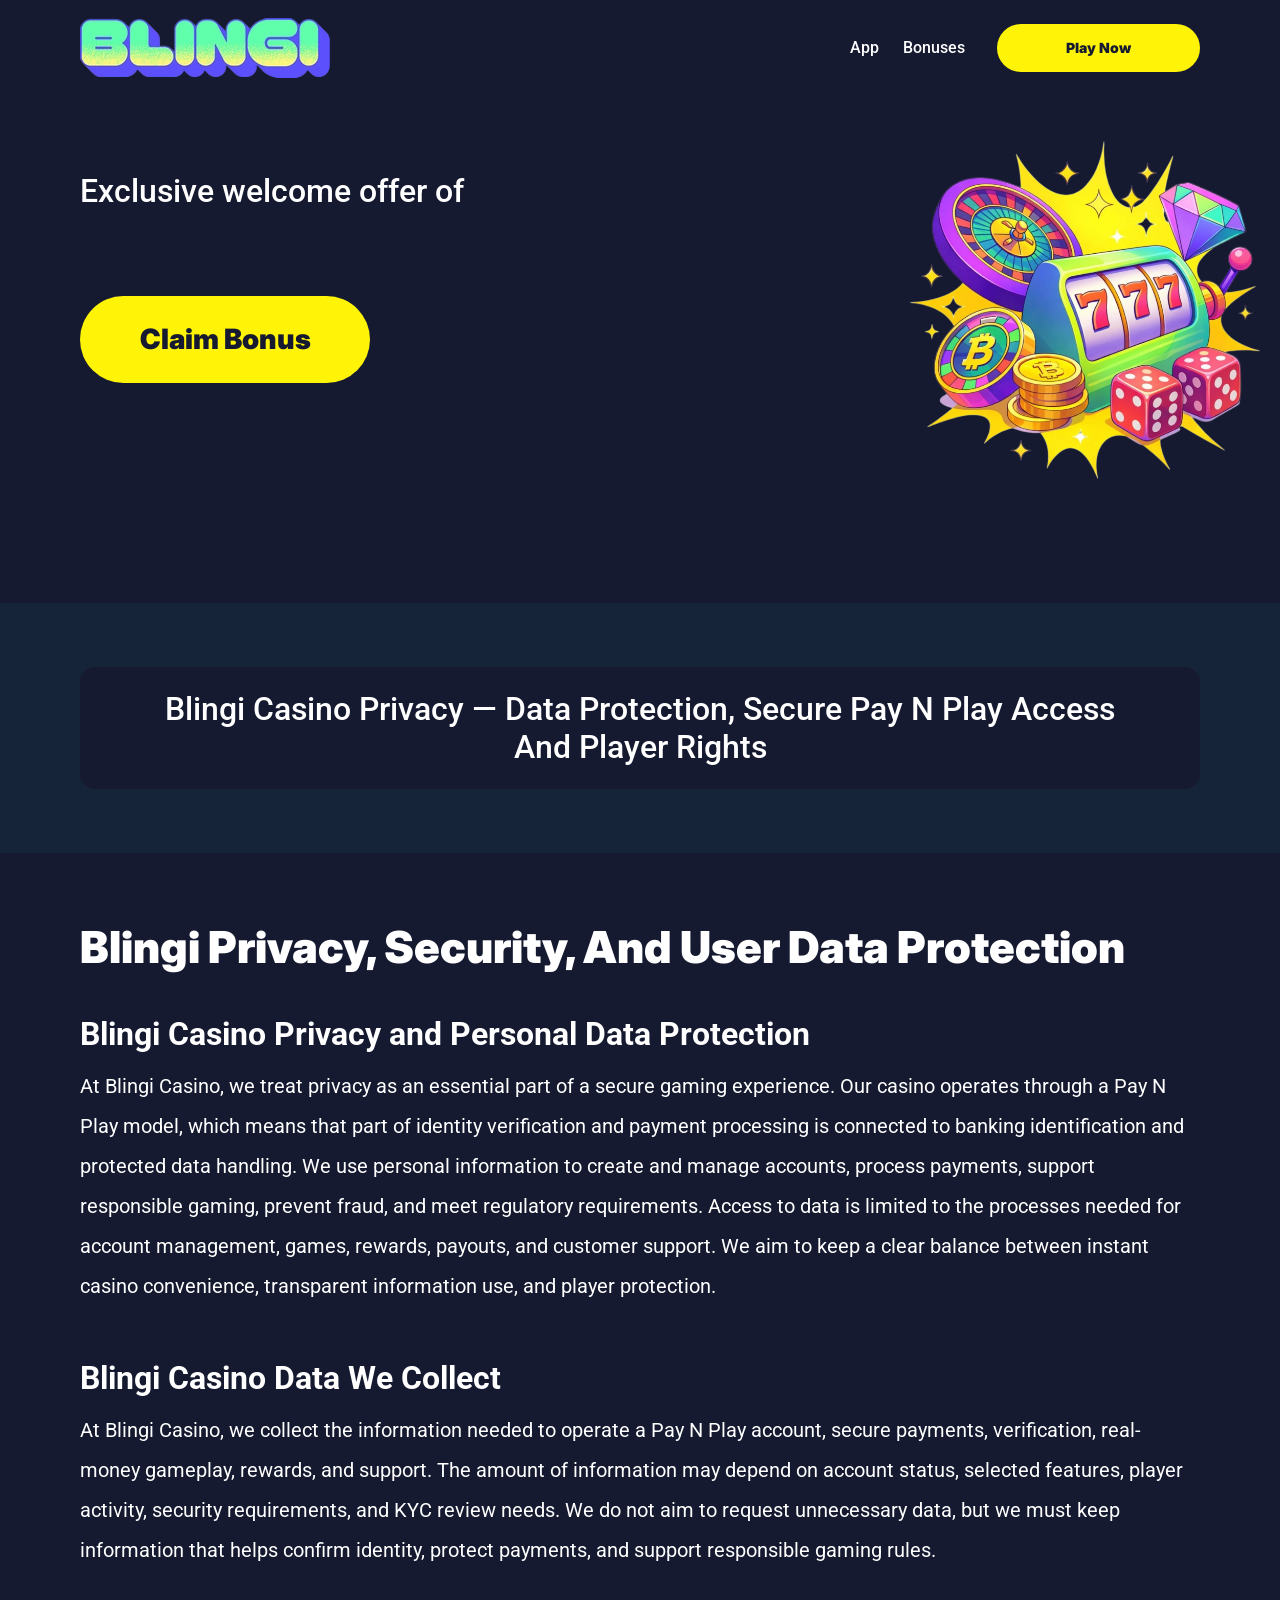
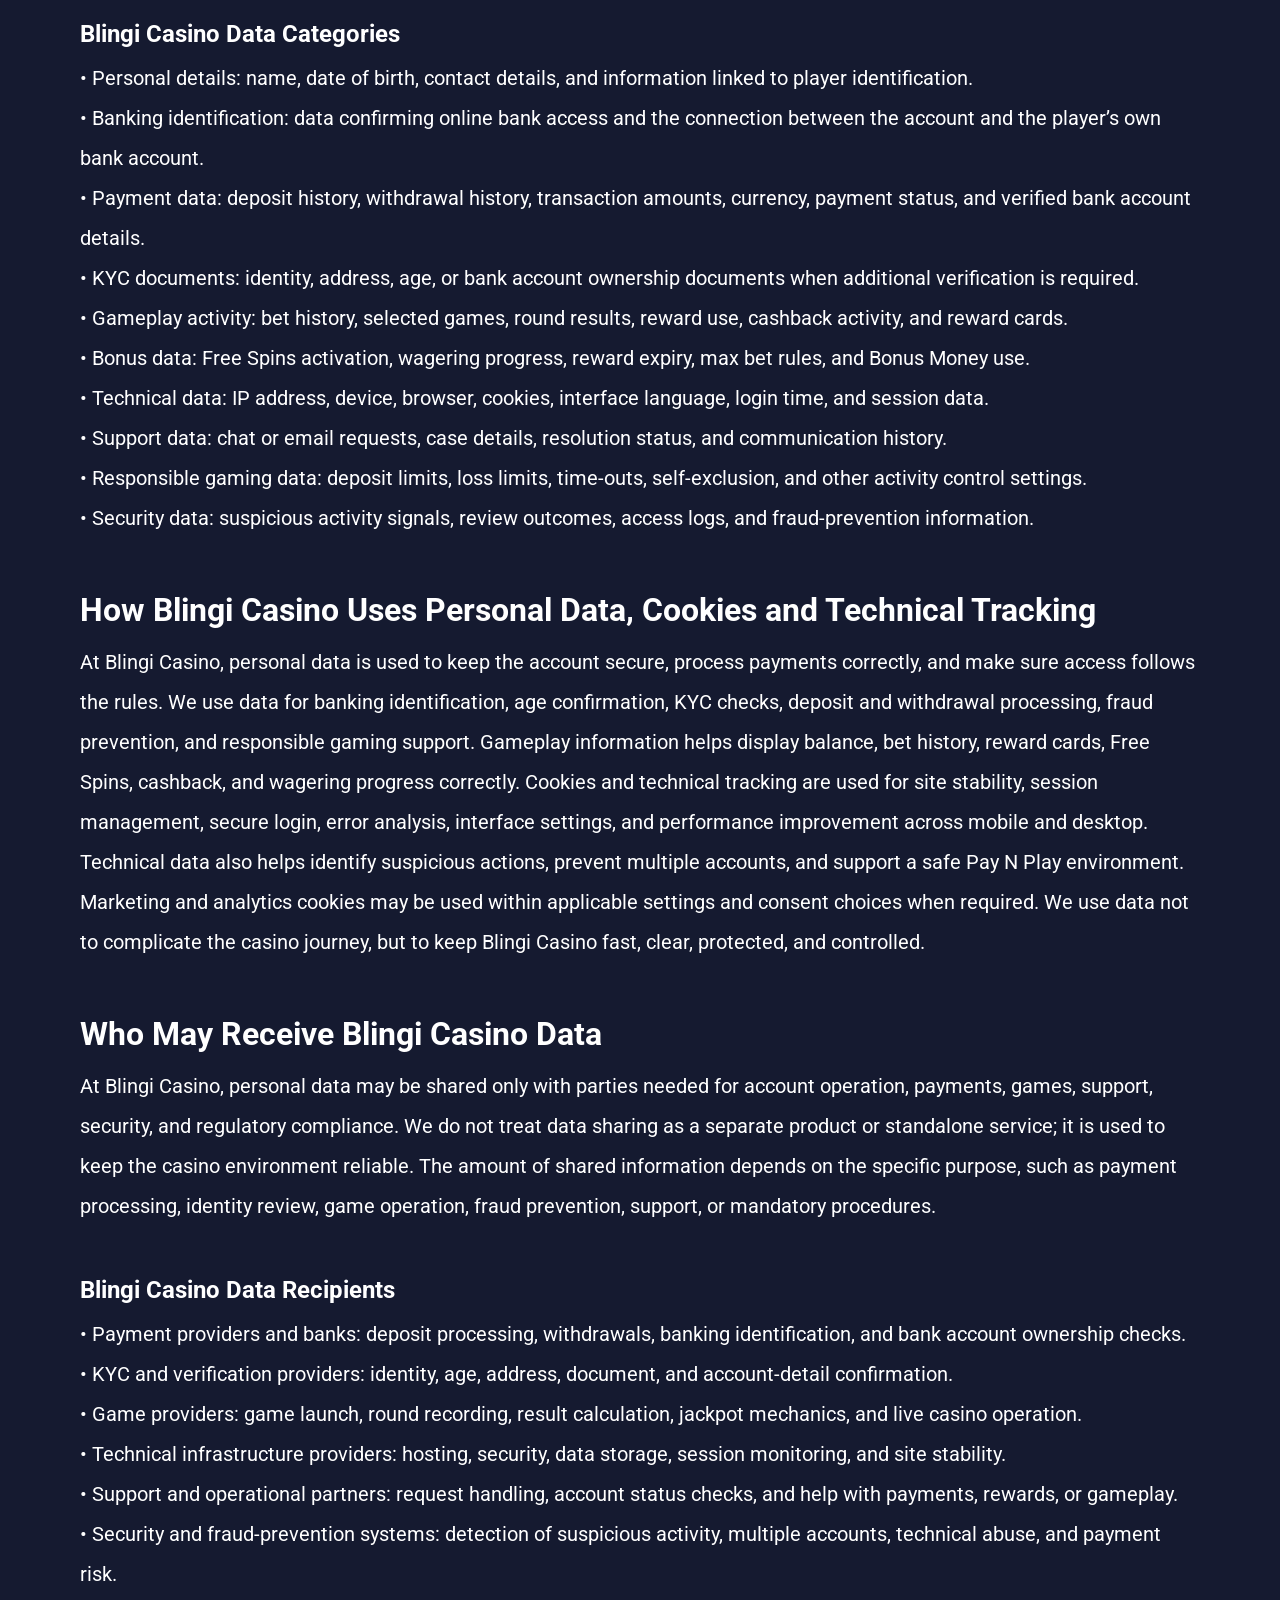
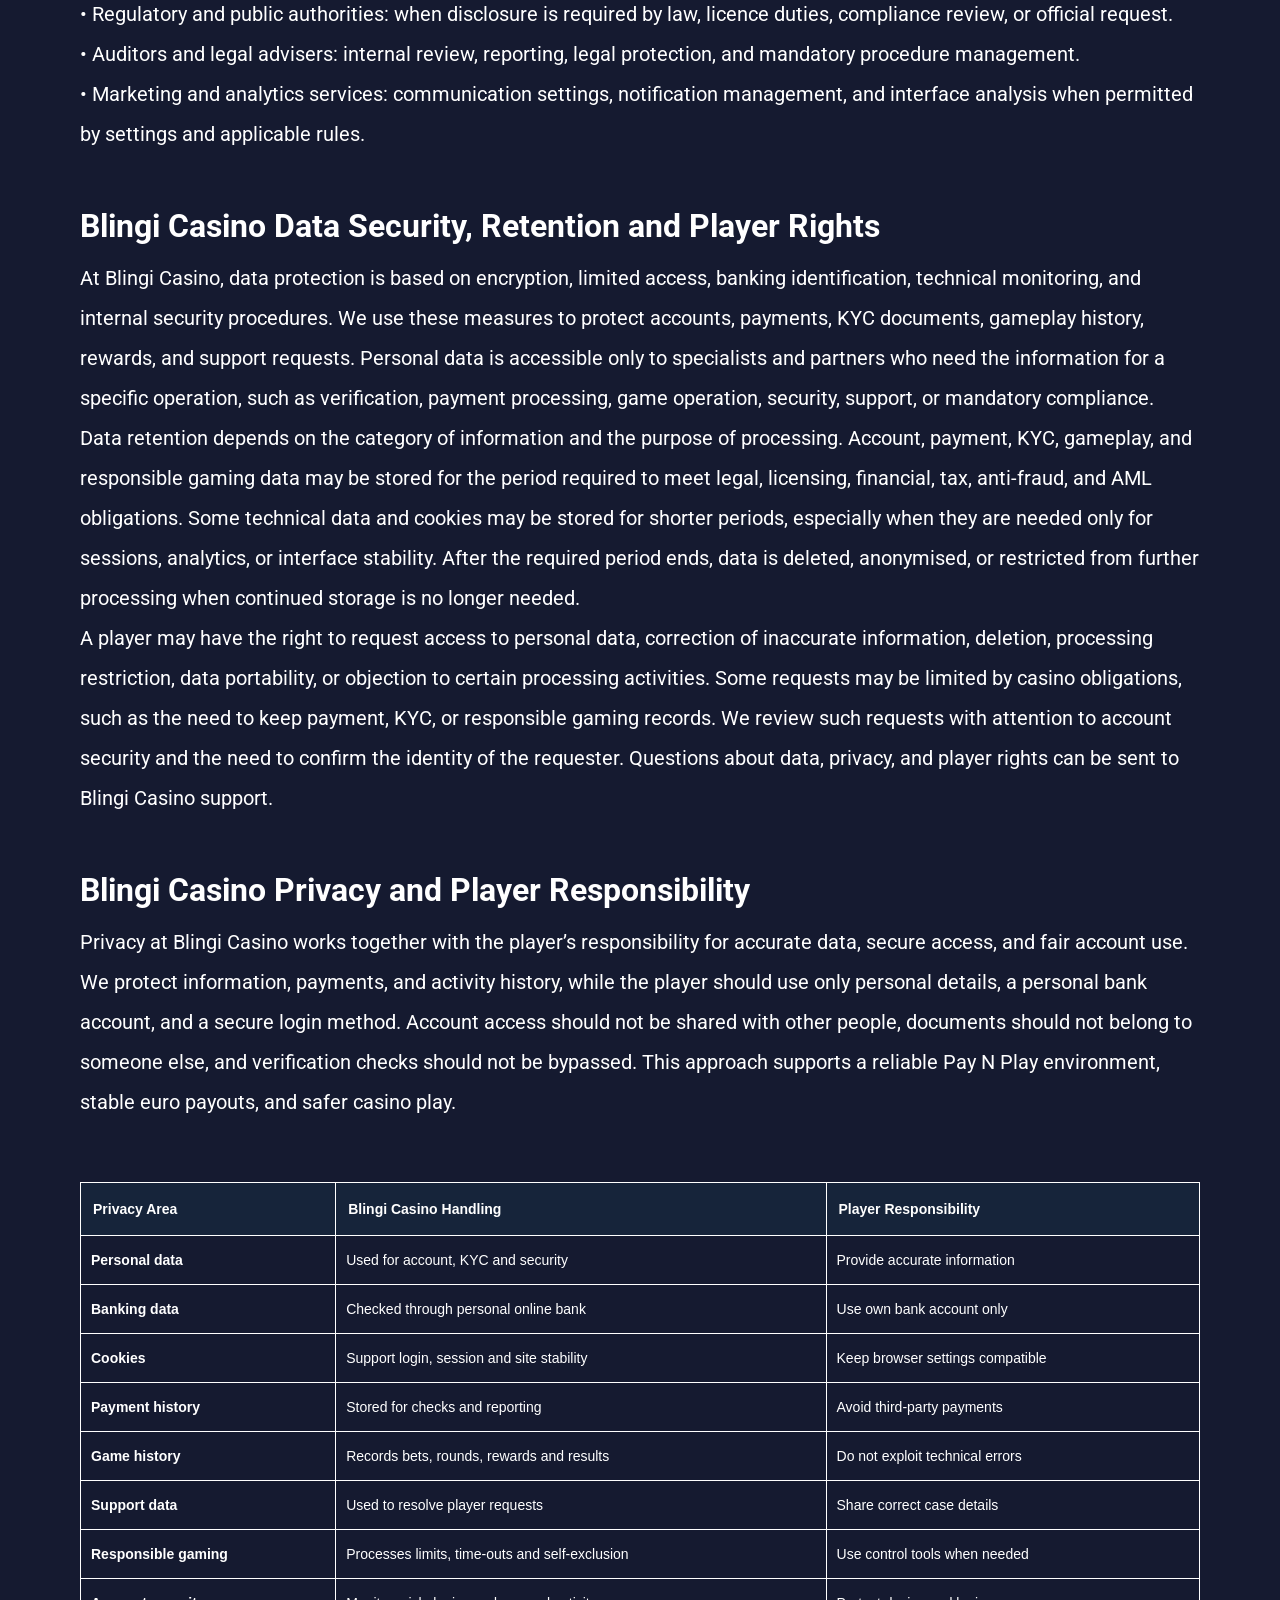
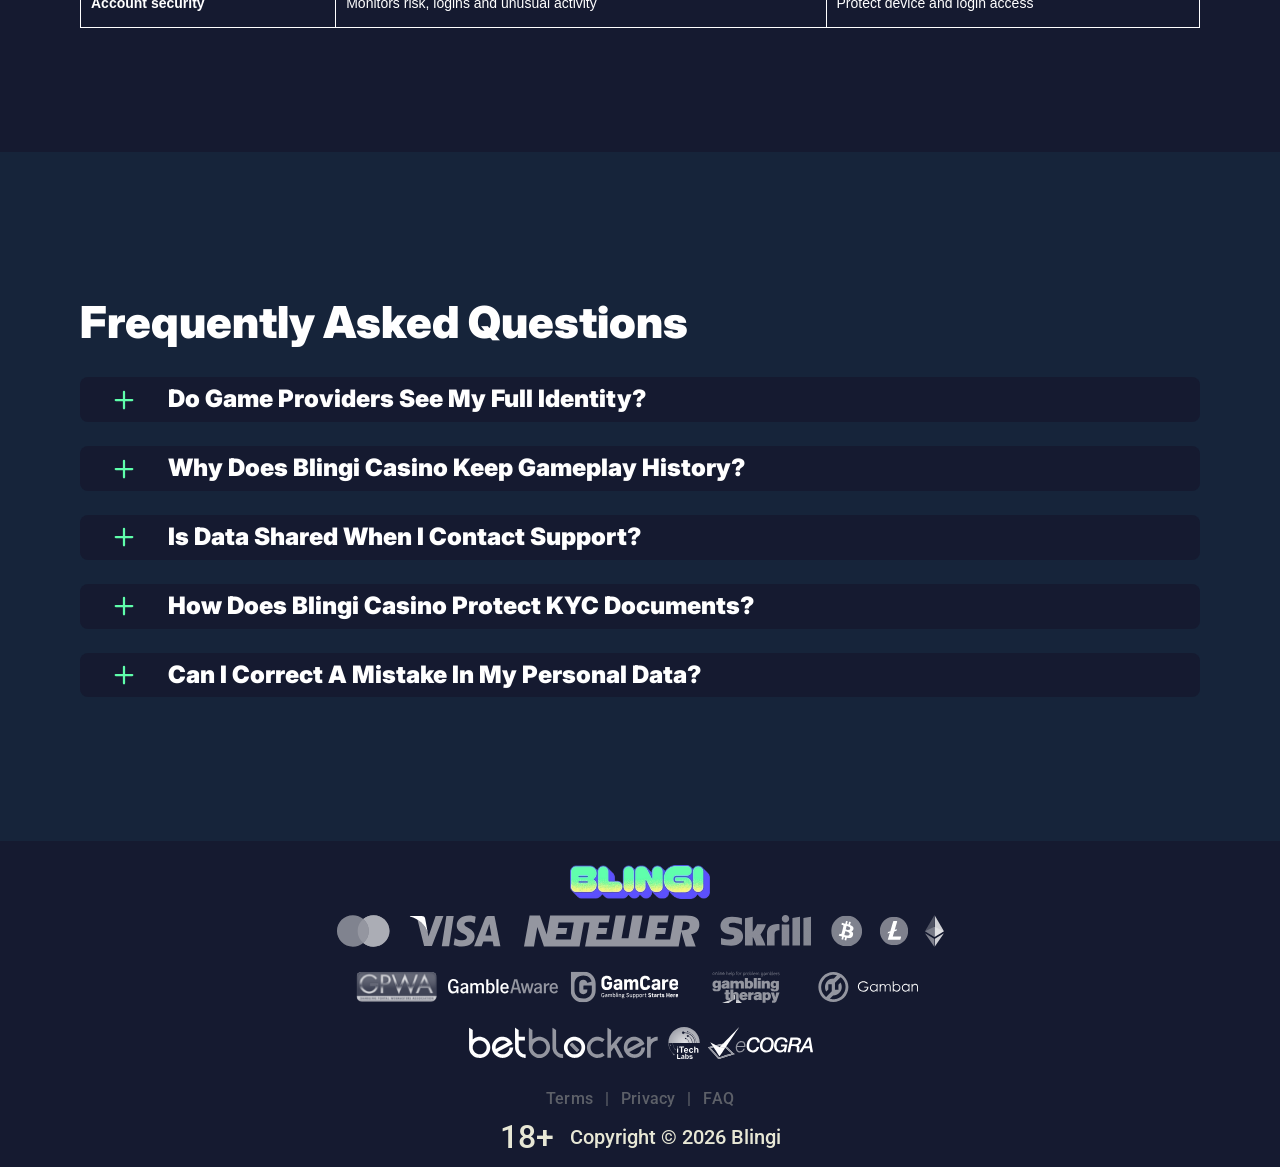
<file: privacy.html>
<!DOCTYPE html>
<html lang="en">

<head>
    <meta charset="utf-8">

    <script src="./common.js"></script>
    <script src="./pages.js"></script>

    <link rel="manifest" href="./manifest.json">

    <link rel="preconnect" href="https://fonts.googleapis.com" />
    <link rel="preconnect" href="https://fonts.gstatic.com" crossorigin />
    <!-- Google Fonts -->
    <link
            href="https://fonts.googleapis.com/css2?family=Inter:wght@300;400;500;600;700&display=swap"
            rel="stylesheet"
    />

    <!-- Google Fonts -->
    <link
            href="https://fonts.googleapis.com/css2?family=Roboto:wght@300;400;500;600;700&display=swap"
            rel="stylesheet"
    />

    <meta name="viewport" content="width=device-width, initial-scale=1, minimum-scale=1, maximum-scale=2">
    <link rel="preload" as="image" href="_assets/images/1781691325-logo-c52gu832.webp" fetchpriority="high">
    <link rel="stylesheet" href="./normalize.css">
    <link rel="stylesheet" href="./index.css">
    <meta name="theme-color" content="">
    <title>Blingi Casino Privacy — Personal Data Protection, Cookies and KYC</title>
    <meta name="description"
          content="Blingi Casino Privacy explains personal data processing, Pay N Play identification, KYC checks, cookies, payment security, player rights, and account protection.">
    <link rel="canonical" href="https://blingi-online.com/privacy">
    <meta property="og:title" content="Blingi Casino Privacy — Personal Data Protection, Cookies and KYC">
    <meta property="og:description"
          content="Blingi Casino Privacy explains personal data processing, Pay N Play identification, KYC checks, cookies, payment security, player rights, and account protection.">
    <meta property="og:url" content="https://blingi-online.com/privacy">
    <meta property="og:site_name" content="Blingi Casino Privacy — Personal Data Protection, Cookies and KYC">
    <meta property="og:locale" content="en">
    <meta property="og:image" content="_assets/images/1781691285-blingi.webp">
    <meta property="og:image:width" content="1200">
    <meta property="og:image:height" content="630">
    <meta property="og:type" content="website">
    <meta name="twitter:card" content="summary_large_image">
    <meta name="twitter:site" content="blingi-online.com/privacy">
    <meta name="twitter:title" content="Blingi Casino Privacy — Personal Data Protection, Cookies and KYC">
    <meta name="twitter:description"
          content="Blingi Casino Privacy explains personal data processing, Pay N Play identification, KYC checks, cookies, payment security, player rights, and account protection.">
    <meta name="twitter:image" content="_assets/images/1781691285-blingi.webp">
    <meta name="twitter:image:width" content="1200">
    <meta name="twitter:image:height" content="630">
    <link rel="icon" href="_assets/images/1781691290-32x32da3fmg2a.webp" type="image/x-icon" sizes="16x16">
    <meta name="language" content="en">
    <link rel="apple-touch-icon" href="_assets/images/1781691275-32x32da3fmg2a.webp" sizes="96x96">
    <link rel="icon" href="_assets/images/1781691275-32x32da3fmg2a.webp" type="image/webp" sizes="192x192">

    <link rel="preload" href="_assets/images/1781691380-blingi.webp" as="image" fetchpriority="high">

</head>

<body>
<svg
        style="display: none"
        xmlns="http://www.w3.org/2000/svg"
        width="1em"
        height="1em"
        viewBox="0 0 256 256"
>
    <symbol id="minus-icon" viewBox="0 0 256 256">
        <path
                fill="#5FFFAB"
                d="M228 128a12 12 0 0 1-12 12H40a12 12 0 0 1 0-24h176a12 12 0 0 1 12 12"
        />
    </symbol>
</svg>

<svg
        style="display: none"
        xmlns="http://www.w3.org/2000/svg"
        width="1em"
        height="1em"
        viewBox="0 0 32 32"
>
    <symbol id="globe-icon" viewBox="0 0 32 32">
        <path
                fill="#FFF408"
                d="M32.032 16c0-8.501-6.677-15.472-15.072-15.969-0.173-0.019-0.346-0.032-0.523-0.032-0.052 0-0.104 0.005-0.156 0.007-0.093-0.002-0.186-0.007-0.281-0.007-8.84 0-16.032 7.178-16.032 16.001s7.192 16.001 16.032 16.001c0.094 0 0.188-0.006 0.281-0.008 0.052 0.002 0.104 0.008 0.156 0.008 0.176 0 0.349-0.012 0.523-0.032 8.395-0.497 15.072-7.468 15.072-15.969zM29.049 21.151c-0.551-0.16-1.935-0.507-4.377-0.794 0.202-1.381 0.313-2.84 0.313-4.357 0-1.196-0.069-2.354-0.197-3.469 3.094-0.37 4.45-0.835 4.54-0.867l-0.372-1.050c0.695 1.659 1.080 3.478 1.080 5.386 0 1.818-0.352 3.555-0.987 5.151zM8.921 16c0-1.119 0.074-2.212 0.21-3.263 1.621 0.127 3.561 0.222 5.839 0.243v6.939c-2.219 0.021-4.114 0.111-5.709 0.234-0.22-1.319-0.34-2.715-0.34-4.154zM16.967 2.132c2.452 0.711 4.552 4.115 5.492 8.628-1.512 0.12-3.332 0.209-5.492 0.229v-8.857zM14.971 2.156v8.832c-2.136-0.021-3.965-0.109-5.502-0.226 0.96-4.457 3.076-7.836 5.502-8.606zM14.971 21.913l0 7.929c-2.263-0.718-4.256-3.705-5.293-7.719 1.492-0.11 3.253-0.189 5.292-0.21zM16.967 29.868l-0-7.955c2.061 0.020 3.814 0.102 5.288 0.217-1.019 4.067-3 7.076-5.288 7.738zM16.967 19.92l0-6.939c2.291-0.021 4.218-0.118 5.818-0.25 0.131 1.053 0.203 2.147 0.203 3.268 0 1.442-0.116 2.84-0.329 4.16-1.575-0.128-3.462-0.219-5.692-0.24zM28.588 9.81c-0.302 0.094-1.564 0.453-4.094 0.751-0.564-2.998-1.584-5.561-2.91-7.412 3.048 1.325 5.535 3.697 7.005 6.661zM11.213 2.831c-1.632 1.873-2.963 4.568-3.691 7.754-2.265-0.245-3.623-0.534-4.166-0.665 1.585-3.27 4.407-5.836 7.856-7.088zM2.614 11.787c0.385 0.104 1.841 0.467 4.549 0.766-0.155 1.107-0.24 2.26-0.24 3.447 0 1.509 0.136 2.96 0.383 4.334-2.325 0.251-3.755 0.552-4.396 0.706-0.607-1.566-0.944-3.264-0.944-5.041 0-1.467 0.228-2.883 0.649-4.213zM3.784 22.886c0.727-0.154 2.029-0.39 3.956-0.591 0.759 2.803 1.993 5.175 3.473 6.874-3.16-1.148-5.79-3.398-7.429-6.282v0zM21.583 28.849c1.195-1.665 2.14-3.907 2.728-6.525 1.982 0.227 3.226 0.494 3.853 0.652-1.5 2.596-3.808 4.669-6.581 5.873z">
        </path>
    </symbol>
</svg>

<svg width="32" height="31" viewBox="0 0 32 31" fill="none" xmlns="http://www.w3.org/2000/svg">
    <symbol id="star-icon" viewBox="0 0 32 31">
        <path d="M10.0431 24.5932L15.8898 21.0667L21.7365 24.6396L20.2052 17.9577L25.3559 13.5031L18.5811 12.8999L15.8898 6.58913L13.1985 12.8535L6.42371 13.4567L11.5744 17.9577L10.0431 24.5932ZM15.8898 25.4285L8.187 30.0687C7.84672 30.2853 7.49096 30.3781 7.11975 30.3471C6.74853 30.3162 6.42371 30.1925 6.1453 29.9759C5.86688 29.7594 5.65034 29.489 5.49566 29.1648C5.34099 28.8406 5.31005 28.4768 5.40286 28.0734L7.44456 19.3034L0.623417 13.4103C0.314068 13.1319 0.121034 12.8145 0.0443157 12.4581C-0.0324028 12.1017 -0.00951111 11.754 0.112991 11.415C0.235493 11.0759 0.421103 10.7975 0.669819 10.5797C0.918536 10.362 1.25882 10.2227 1.69067 10.1621L10.6927 9.37327L14.1729 1.11366C14.3276 0.742438 14.5676 0.464023 14.8931 0.278414C15.2185 0.0928044 15.5507 0 15.8898 0C16.2288 0 16.5611 0.0928044 16.8865 0.278414C17.2119 0.464023 17.452 0.742438 17.6067 1.11366L21.0869 9.37327L30.0889 10.1621C30.522 10.224 30.8623 10.3632 31.1098 10.5797C31.3572 10.7963 31.5428 11.0747 31.6666 11.415C31.7903 11.7553 31.8138 12.1036 31.7371 12.46C31.6604 12.8163 31.4667 13.1331 31.1562 13.4103L24.335 19.3034L26.3767 28.0734C26.4695 28.4756 26.4386 28.8394 26.2839 29.1648C26.1292 29.4902 25.9127 29.7606 25.6343 29.9759C25.3559 30.1912 25.0311 30.315 24.6598 30.3471C24.2886 30.3793 23.9329 30.2865 23.5926 30.0687L15.8898 25.4285Z" fill="#5FFFAB"/>
    </symbol>
</svg>

<svg
        xmlns="http://www.w3.org/2000/svg"
        width="1em"
        height="1em"
        viewBox="0 0 256 256"
>
    <symbol id="plus-icon" viewBox="0 0 256 256">
        <path
                fill="#5FFFAB"
                d="M228 128a12 12 0 0 1-12 12h-76v76a12 12 0 0 1-24 0v-76H40a12 12 0 0 1 0-24h76V40a12 12 0 0 1 24 0v76h76a12 12 0 0 1 12 12"
        />
    </symbol>
</svg>

<svg
        width="33"
        height="32"
        viewBox="0 0 33 32"
        fill="none"
        xmlns="http://www.w3.org/2000/svg"
>
    <symbol id="play-icon" viewBox="0 0 33 32">
        <path
                d="M16.8334 0.0786133C7.9606 0.0786133 0.767578 7.20678 0.767578 15.9998C0.767578 24.7929 7.9606 31.921 16.8334 31.921C25.7061 31.921 32.8992 24.7929 32.8992 15.9998C32.8992 7.20678 25.7061 0.0786133 16.8334 0.0786133ZM22.3861 16.8438L14.3532 21.8192C14.1907 21.9197 14.0059 21.9703 13.821 21.9703C13.6536 21.9703 13.4859 21.929 13.3342 21.8454C13.015 21.67 12.8169 21.3372 12.8169 20.9752V11.0244C12.8169 10.6625 13.015 10.3296 13.3342 10.1543C13.6533 9.97788 14.0436 9.98857 14.3532 10.1805L22.3861 15.1559C22.6796 15.3381 22.858 15.6568 22.858 15.9998C22.858 16.3428 22.6796 16.6616 22.3861 16.8438Z"
                fill="#FFF408"
        />
    </symbol>
</svg>

<svg
        width="20"
        height="20"
        viewBox="0 0 20 20"
        fill="none"
        xmlns="http://www.w3.org/2000/svg"
>
    <symbol id="information-outline" viewBox="0 0 20 20">
        <path
                d="M9 7H11V5H9V7ZM10 18C5.59 18 2 14.41 2 10C2 5.59 5.59 2 10 2C14.41 2 18 5.59 18 10C18 14.41 14.41 18 10 18ZM10 0C8.68678 0 7.38642 0.258658 6.17317 0.761205C4.95991 1.26375 3.85752 2.00035 2.92893 2.92893C1.05357 4.8043 0 7.34784 0 10C0 12.6522 1.05357 15.1957 2.92893 17.0711C3.85752 17.9997 4.95991 18.7362 6.17317 19.2388C7.38642 19.7413 8.68678 20 10 20C12.6522 20 15.1957 18.9464 17.0711 17.0711C18.9464 15.1957 20 12.6522 20 10C20 8.68678 19.7413 7.38642 19.2388 6.17317C18.7362 4.95991 17.9997 3.85752 17.0711 2.92893C16.1425 2.00035 15.0401 1.26375 13.8268 0.761205C12.6136 0.258658 11.3132 0 10 0ZM9 15H11V9H9V15Z"
                fill="#ffffff"
        />
    </symbol>
</svg>

<div class="wrapper">
    <header class="header" id="top">
        <div class="headerBlock">
            <div class="headerLogoContainer"><a href="/" aria-label="Main page"><img class="header__logo logo"
                                                                                                     src="_assets/images/1781691325-logo-c52gu832.webp" alt="Blingi Logo" /></a></div>

            <div class="navBlockMain">

                <!-- Main Navigation -->
                <nav>
                    <button class="hamburger" aria-label="Toggle navigation menu">
                        <span></span>
                    </button>

                    <ul class="nav__list nav__list--header">

                        <li><a href="index">index</a></li>
                        <li><a href="app">App</a></li>
                        <li><a href="bonuses">Bonuses</a></li>
                        <li><a href="terms">Terms</a></li>
                        <li><a href="privacy">Privacy</a></li>
                        <li><a href="faq">FAQ</a></li>

                    </ul>
                </nav>
                <!-- CTA buttons -->
                <div class="btn__list">

                    <div class="nav__item nav__itemLarge">
                        <a
                                class="nav__link nav__linkLarge"
                                target="_blank"
                                href="casino.html?id=example-offer-id"
                                aria-label="Play Now"
                                id="navPlayNow"
                        >
                            Play Now
                        </a>
                    </div>
                </div>
            </div>
        </div>
    </header>
    <main class="main">
        <section class="heroContainer">
            <div class="hero">
                <div class="heroBlock block">
                    <div class="heroGroup">
                        <div class="heroTextGroup">
                            <p class="heroText heroTextDesktop">Exclusive welcome offer of</p>
                            <p class="heroText heroTextMobile">Exclusive welcome bonus of</p>
                            <p class="heroText heroTextBonus" id="bonusText"></p>
                        </div><a target="_blank" class="heroLink" id="bonusLink" href="/" aria-label="Play game"><span
                            class="heroButton btn btn--large">Claim Bonus</span></a>
                    </div>
                </div>
            </div>
            <div class="heroUnder">
                <h1 class="heroText heroMainTitle">Blingi Casino Privacy — Data Protection, Secure Pay N Play Access and Player Rights</h1>
            </div>
        </section>
        <div class="historyCircleContainer">
            <section class="history">
                <div class="container">
                    <div class="historyBlock block">
                        <h2 class="historyTitle title">Blingi Privacy, Security, and User Data Protection</h2>
                        <div class="historyDescription"><h3 style = "font-weight: bold;font-size: 32px;">
Blingi Casino Privacy and Personal Data Protection
</h3>
<p>
At Blingi Casino, we treat privacy as an essential part of a secure gaming experience. Our casino operates through a Pay N Play model, which means that part of identity verification and payment processing is connected to banking identification and protected data handling. We use personal information to create and manage accounts, process payments, support responsible gaming, prevent fraud, and meet regulatory requirements. Access to data is limited to the processes needed for account management, games, rewards, payouts, and customer support. We aim to keep a clear balance between instant casino convenience, transparent information use, and player protection.
</p>
<br>

<h3 style = "font-weight: bold;font-size: 32px;">
Blingi Casino Data We Collect
</h3>
<p>
At Blingi Casino, we collect the information needed to operate a Pay N Play account, secure payments, verification, real-money gameplay, rewards, and support. The amount of information may depend on account status, selected features, player activity, security requirements, and KYC review needs. We do not aim to request unnecessary data, but we must keep information that helps confirm identity, protect payments, and support responsible gaming rules.
</p>
<br>
<h4 style = "font-weight: bold; font-size: 24px;">
Blingi Casino Data Categories
</h4>
<ul>
  <li>• Personal details: name, date of birth, contact details, and information linked to player identification.</li>
  <li>• Banking identification: data confirming online bank access and the connection between the account and the player’s own bank account.</li>
  <li>• Payment data: deposit history, withdrawal history, transaction amounts, currency, payment status, and verified bank account details.</li>
  <li>• KYC documents: identity, address, age, or bank account ownership documents when additional verification is required.</li>
  <li>• Gameplay activity: bet history, selected games, round results, reward use, cashback activity, and reward cards.</li>
  <li>• Bonus data: Free Spins activation, wagering progress, reward expiry, max bet rules, and Bonus Money use.</li>
  <li>• Technical data: IP address, device, browser, cookies, interface language, login time, and session data.</li>
  <li>• Support data: chat or email requests, case details, resolution status, and communication history.</li>
  <li>• Responsible gaming data: deposit limits, loss limits, time-outs, self-exclusion, and other activity control settings.</li>
  <li>• Security data: suspicious activity signals, review outcomes, access logs, and fraud-prevention information.</li>
</ul><br>

<h3 style = "font-weight: bold;font-size: 32px;">
How Blingi Casino Uses Personal Data, Cookies and Technical Tracking
</h3>
<p>
At Blingi Casino, personal data is used to keep the account secure, process payments correctly, and make sure access follows the rules. We use data for banking identification, age confirmation, KYC checks, deposit and withdrawal processing, fraud prevention, and responsible gaming support. Gameplay information helps display balance, bet history, reward cards, Free Spins, cashback, and wagering progress correctly. Cookies and technical tracking are used for site stability, session management, secure login, error analysis, interface settings, and performance improvement across mobile and desktop. Technical data also helps identify suspicious actions, prevent multiple accounts, and support a safe Pay N Play environment. Marketing and analytics cookies may be used within applicable settings and consent choices when required. We use data not to complicate the casino journey, but to keep Blingi Casino fast, clear, protected, and controlled.
</p>
<br>

<h3 style = "font-weight: bold;font-size: 32px;">
Who May Receive Blingi Casino Data
</h3>
<p>
At Blingi Casino, personal data may be shared only with parties needed for account operation, payments, games, support, security, and regulatory compliance. We do not treat data sharing as a separate product or standalone service; it is used to keep the casino environment reliable. The amount of shared information depends on the specific purpose, such as payment processing, identity review, game operation, fraud prevention, support, or mandatory procedures.
</p>
<br>
<h4 style = "font-weight: bold; font-size: 24px;">
Blingi Casino Data Recipients
</h4>
<ul>
  <li>• Payment providers and banks: deposit processing, withdrawals, banking identification, and bank account ownership checks.</li>
  <li>• KYC and verification providers: identity, age, address, document, and account-detail confirmation.</li>
  <li>• Game providers: game launch, round recording, result calculation, jackpot mechanics, and live casino operation.</li>
  <li>• Technical infrastructure providers: hosting, security, data storage, session monitoring, and site stability.</li>
  <li>• Support and operational partners: request handling, account status checks, and help with payments, rewards, or gameplay.</li>
  <li>• Security and fraud-prevention systems: detection of suspicious activity, multiple accounts, technical abuse, and payment risk.</li>
  <li>• Regulatory and public authorities: when disclosure is required by law, licence duties, compliance review, or official request.</li>
  <li>• Auditors and legal advisers: internal review, reporting, legal protection, and mandatory procedure management.</li>
  <li>• Marketing and analytics services: communication settings, notification management, and interface analysis when permitted by settings and applicable rules.</li>
</ul><br>

<h3 style = "font-weight: bold;font-size: 32px;">
Blingi Casino Data Security, Retention and Player Rights
</h3>
<p>
At Blingi Casino, data protection is based on encryption, limited access, banking identification, technical monitoring, and internal security procedures. We use these measures to protect accounts, payments, KYC documents, gameplay history, rewards, and support requests. Personal data is accessible only to specialists and partners who need the information for a specific operation, such as verification, payment processing, game operation, security, support, or mandatory compliance.
</p>
<p>
Data retention depends on the category of information and the purpose of processing. Account, payment, KYC, gameplay, and responsible gaming data may be stored for the period required to meet legal, licensing, financial, tax, anti-fraud, and AML obligations. Some technical data and cookies may be stored for shorter periods, especially when they are needed only for sessions, analytics, or interface stability. After the required period ends, data is deleted, anonymised, or restricted from further processing when continued storage is no longer needed.
</p>
<p>
A player may have the right to request access to personal data, correction of inaccurate information, deletion, processing restriction, data portability, or objection to certain processing activities. Some requests may be limited by casino obligations, such as the need to keep payment, KYC, or responsible gaming records. We review such requests with attention to account security and the need to confirm the identity of the requester. Questions about data, privacy, and player rights can be sent to Blingi Casino support.
</p>
<br>

<h3 style = "font-weight: bold;font-size: 32px;">
Blingi Casino Privacy and Player Responsibility
</h3>
<p>
Privacy at Blingi Casino works together with the player’s responsibility for accurate data, secure access, and fair account use. We protect information, payments, and activity history, while the player should use only personal details, a personal bank account, and a secure login method. Account access should not be shared with other people, documents should not belong to someone else, and verification checks should not be bypassed. This approach supports a reliable Pay N Play environment, stable euro payouts, and safer casino play.
</p>
<br>
<table style="width: 100%; border-collapse: collapse; margin: 20px auto; font-family: sans-serif; color: #ffffff;font-size:14px">
  <thead>
    <tr style="background-color: #16243A;">
      <th style="border: 1px solid #ffffff; padding: 12px; text-align: left; color: #ffffff; font-weight: bold;">Privacy Area</th>
      <th style="border: 1px solid #ffffff; padding: 12px; text-align: left; color: #ffffff; font-weight: bold;">Blingi Casino Hand&shy;ling</th>
      <th style="border: 1px solid #ffffff; padding: 12px; text-align: left; color: #ffffff; font-weight: bold;">Player Respon&shy;sibility</th>
    </tr>
  </thead>
  <tbody>
    <tr>
      <td style="border: 1px solid #ffffff; padding: 10px;"><strong>Personal data</strong></td>
      <td style="border: 1px solid #ffffff; padding: 10px;">Used for account, KYC and secu&shy;rity</td>
      <td style="border: 1px solid #ffffff; padding: 10px;">Provide accurate infor&shy;mation</td>
    </tr>
    <tr>
      <td style="border: 1px solid #ffffff; padding: 10px;"><strong>Banking data</strong></td>
      <td style="border: 1px solid #ffffff; padding: 10px;">Checked through personal online bank</td>
      <td style="border: 1px solid #ffffff; padding: 10px;">Use own bank account only</td>
    </tr>
    <tr>
      <td style="border: 1px solid #ffffff; padding: 10px;"><strong>Cookies</strong></td>
      <td style="border: 1px solid #ffffff; padding: 10px;">Support login, session and site sta&shy;bility</td>
      <td style="border: 1px solid #ffffff; padding: 10px;">Keep browser settings com&shy;patible</td>
    </tr>
    <tr>
      <td style="border: 1px solid #ffffff; padding: 10px;"><strong>Payment history</strong></td>
      <td style="border: 1px solid #ffffff; padding: 10px;">Stored for checks and reporting</td>
      <td style="border: 1px solid #ffffff; padding: 10px;">Avoid third-party pay&shy;ments</td>
    </tr>
    <tr>
      <td style="border: 1px solid #ffffff; padding: 10px;"><strong>Game history</strong></td>
      <td style="border: 1px solid #ffffff; padding: 10px;">Records bets, rounds, rewards and results</td>
      <td style="border: 1px solid #ffffff; padding: 10px;">Do not exploit technical errors</td>
    </tr>
    <tr>
      <td style="border: 1px solid #ffffff; padding: 10px;"><strong>Support data</strong></td>
      <td style="border: 1px solid #ffffff; padding: 10px;">Used to resolve player requests</td>
      <td style="border: 1px solid #ffffff; padding: 10px;">Share correct case details</td>
    </tr>
    <tr>
      <td style="border: 1px solid #ffffff; padding: 10px;"><strong>Responsible gaming</strong></td>
      <td style="border: 1px solid #ffffff; padding: 10px;">Processes limits, time-outs and self-exclusion</td>
      <td style="border: 1px solid #ffffff; padding: 10px;">Use control tools when needed</td>
    </tr>
    <tr>
      <td style="border: 1px solid #ffffff; padding: 10px;"><strong>Account secu&shy;rity</strong></td>
      <td style="border: 1px solid #ffffff; padding: 10px;">Monitors risk, logins and unusual activity</td>
      <td style="border: 1px solid #ffffff; padding: 10px;">Protect device and login access</td>
    </tr>
  </tbody>
</table>
<br></div>
                    </div>
                </div>
            </section>
        </div>
        <section class="faq">
            <div class="container">
                <div class="faqBlock block">
                    <h2 class="faqTitle title"><span>Frequently Asked Questions</span></h2>
                    <div class="faqGroup"><input class="faqInput" type="checkbox" id="do_game_providers_see_my_full_identity"/><label
                            class="faqLabel" for="do_game_providers_see_my_full_identity">

                        <svg class="faqIcon" width="24" height="24" aria-hidden="true">
                            <use class="plus" href="#plus-icon"></use>
                            <use class="minus" href="#minus-icon"></use>
                        </svg>

                        <span class="gradientContainer"> Do game providers see my full identity? </span></label>
                        <div class="faqContent">
                            <p>Game providers usually receive only the data needed to launch games, record rounds, calculate results, and maintain technical operation. Full personal information is shared only when necessary and permitted.</p>
                        </div>
                    </div>
                    <div class="faqGroup"><input class="faqInput" type="checkbox" id="why_does_blingi_casino_keep_gameplay_history"/><label
                            class="faqLabel" for="why_does_blingi_casino_keep_gameplay_history">

                        <svg class="faqIcon" width="24" height="24" aria-hidden="true">
                            <use class="plus" href="#plus-icon"></use>
                            <use class="minus" href="#minus-icon"></use>
                        </svg>

                        <span class="gradientContainer"> Why does Blingi Casino keep gameplay history? </span></label>
                        <div class="faqContent">
                            <p>Gameplay history is needed for balance display, result checks, dispute resolution, bonus tracking, jackpot mechanics, and security. It also helps confirm that rounds and transactions were processed correctly.</p>
                        </div>
                    </div>
                    <div class="faqGroup"><input class="faqInput" type="checkbox" id="is_data_shared_when_i_contact_support"/><label
                            class="faqLabel" for="is_data_shared_when_i_contact_support">

                        <svg class="faqIcon" width="24" height="24" aria-hidden="true">
                            <use class="plus" href="#plus-icon"></use>
                            <use class="minus" href="#minus-icon"></use>
                        </svg>

                        <span class="gradientContainer"> Is data shared when I contact support? </span></label>
                        <div class="faqContent">
                            <p>Yes, support request data may be used by the support team to resolve the case. This may include name, email, account status, payment history, bonus data, or technical information when needed for the response.</p>
                        </div>
                    </div>
                    <div class="faqGroup"><input class="faqInput" type="checkbox" id="how_does_blingi_casino_protect_kyc_documents"/><label
                            class="faqLabel" for="how_does_blingi_casino_protect_kyc_documents">

                        <svg class="faqIcon" width="24" height="24" aria-hidden="true">
                            <use class="plus" href="#plus-icon"></use>
                            <use class="minus" href="#minus-icon"></use>
                        </svg>

                        <span class="gradientContainer"> How does Blingi Casino protect KYC documents? </span></label>
                        <div class="faqContent">
                            <p>KYC documents are handled through protected procedures and are used for identity, age, address, bank account, or compliance checks. We limit access to this data and use it only for necessary verification.</p>
                        </div>
                    </div>
                    <div class="faqGroup"><input class="faqInput" type="checkbox" id="can_i_correct_a_mistake_in_my_personal_data"/><label
                            class="faqLabel" for="can_i_correct_a_mistake_in_my_personal_data">

                        <svg class="faqIcon" width="24" height="24" aria-hidden="true">
                            <use class="plus" href="#plus-icon"></use>
                            <use class="minus" href="#minus-icon"></use>
                        </svg>

                        <span class="gradientContainer"> Can I correct a mistake in my personal data? </span></label>
                        <div class="faqContent">
                            <p>Yes, inaccurate data can be corrected after review. If the change relates to name, address, date of birth, or banking details, Blingi Casino may request supporting documents.</p>
                        </div>
                    </div>
                </div>
            </div>
        </section>
    </main>
</div>

<footer class="footer">
    <div class="footerContainer">
        <div class="footerTop">
            <div class="footerLogoContainer"><a href="https://blingi-online.com/privacy" aria-label="Main page"><img class="footer__logo"
                                                                                                     src="_assets/images/1781691399-logo-c52gu832.webp" alt="" width="140"
                                                                                                     height="48" /></a></div>
            <div class="footerPay">
                <div class="payBlock"><img class="payElementGrey"
                                           src="./assets/images/footer/payment/masterCard.svg" alt="MasterCard" /><img
                        class="payElementColor" src="./assets/images/footer/payment/masterCard--color.svg"
                        alt="MasterCard" title="MasterCard in Blingi" /></div>
                <div class="payBlock"><img class="payElementGrey" src="./assets/images/footer/payment/visa.svg"
                                           alt="Visa" /><img class="payElementColor"
                                                             src="./assets/images/footer/payment/visa--color.svg" alt="Visa" title="Visa in Blingi" /></div>
                <div class="payBlock"><img class="payElementGrey" src="./assets/images/footer/payment/neteller.svg"
                                           alt="Neteller" /><img class="payElementColor"
                                                                 src="./assets/images/footer/payment/neteller--color.svg" alt="Neteller" title="Neteller in Blingi" /></div>
                <div class="payBlock"><img class="payElementGrey" src="./assets/images/footer/payment/skrill.svg"
                                           alt="Skrill" /><img class="payElementColor"
                                                               src="./assets/images/footer/payment/skrill--color.svg" alt="Skrill" title="Skrill in Blingi" /></div>
                <div class="payBlock"><img class="payElementGrey" src="./assets/images/footer/payment/bitcoin.svg"
                                           alt="Bitcoin" /><img class="payElementColor"
                                                                src="./assets/images/footer/payment/bitcoin--color.svg" alt="Bitcoin" title="Bitcoin in Blingi" /></div>
                <div class="payBlock"><img class="payElementGrey" src="./assets/images/footer/payment/litecoin.svg"
                                           alt="Litecoin" /><img class="payElementColor"
                                                                 src="./assets/images/footer/payment/litecoin--color.svg" alt="Litecoin" title="Litecoin in Blingi" /></div>
                <div class="payBlock"><img class="payElementGrey" src="./assets/images/footer/payment/ethereum.svg"
                                           alt="Etherium" /><img class="payElementColor"
                                                                 src="./assets/images/footer/payment/ethereum--color.svg" alt="Etherium" title="Etherium in Blingi" /></div>
            </div>
        </div>
        <div class="footerMiddle">
            <div class="footerOperator">
                <div class="operatorBlock"><img class="operatorElementGrey"
                                                src="./assets/images/footer/operator/gpwa.svg" alt="GPWA" /><img
                        class="operatorElementColor" src="./assets/images/footer/operator/gpwa--color.svg"
                        alt="GPWA" title="GPWA in Blingi" /></div>
                <div class="operatorBlock"><img class="operatorElementGrey"
                                                src="./assets/images/footer/operator/gambleaware.svg" alt="Gamble Aware" /><img
                        class="operatorElementColor" src="./assets/images/footer/operator/gambleaware--color.svg"
                        alt="Gamble Aware" title="Gamble Aware in Blingi" /></div>
                <div class="operatorBlock"><img class="operatorElementGrey"
                                                src="./assets/images/footer/operator/gamcare.svg" alt="Game care" /><img
                        class="operatorElementColor" src="./assets/images/footer/operator/gamcare--color.svg"
                        alt="Game care" title="Game care in Blingi" /></div>
                <div class="operatorBlock"><img class="operatorElementGrey"
                                                src="./assets/images/footer/operator/gambling-therapy.svg" alt="Gambling Therapy" /><img
                        class="operatorElementColor"
                        src="./assets/images/footer/operator/gambling-therapy--color.svg" alt="Gambling Therapy" title="Gambling Therapy in Blingi" />
                </div>
                <div class="operatorBlock"><img class="operatorElementGrey"
                                                src="./assets/images/footer/operator/gamban.svg" alt="Gamban" /><img
                        class="operatorElementColor" src="./assets/images/footer/operator/gamban--color.svg"
                        alt="Gamban" title="Gamban in Blingi" /></div>
                <div class="operatorBlock"><img class="operatorElementGrey"
                                                src="./assets/images/footer/operator/betblocker.svg" alt="BetBlocker" /><img
                        class="operatorElementColor" src="./assets/images/footer/operator/betblocker--color.svg"
                        alt="BetBlocker" title="BetBlocker in Blingi" /></div>
                <div class="operatorBlock"><img class="operatorElementGrey"
                                                src="./assets/images/footer/operator/itech_labs.svg" alt="ITech Labs" /><img
                        class="operatorElementColor" src="./assets/images/footer/operator/itech_labs--color.svg"
                        alt="ITech Labs" title="ITech Labs in Blingi" /></div>
                <div class="operatorBlock"><img class="operatorElementGrey"
                                                src="./assets/images/footer/operator/ecogra.svg" alt="Ecogra" /><img
                        class="operatorElementColor" src="./assets/images/footer/operator/ecogra--color.svg"
                        alt="Ecogra" title="Ecogra in Blingi" /></div>
            </div>
        </div>
        <div class="footerNavBlock">
            <nav>
                <ul class="nav__list--footer">

                    <li class="footer__navItem"><a href="index">index</a></li>
                    <li class="footer__navItem"><a href="app">App</a></li>
                    <li class="footer__navItem"><a href="bonuses">Bonuses</a></li>
                    <li class="footer__navItem"><a href="terms">Terms</a></li>
                    <li class="footer__navItem"><a href="privacy">Privacy</a></li>
                    <li class="footer__navItem"><a href="faq">FAQ</a></li>

                </ul>
            </nav>
        </div>
        <div class="footerBottom">
            <div class="footerBottomGroup">
                <p class="footerBottomAge">18+</p>
                <p class="footerBottomCopyright">Copyright © <span class="js-current-year"></span> Blingi </p>
            </div>
        </div>
    </div>
</footer>

<script>
    var playButtonName = "#play-icon";
    var informationOutlineName =
        "#information-outline";
    var topCasinoButtonText = "Claim Bonus";
    var welcomeBonusText = "Welcome bonus";
    var bonusDetailsButtonText = "";
    var playNowText = "";
    var maximumAmountText = "";
    var wagerText = "";
    var bonusCodeText = "";
    var depositText = "";
    var casinoName = "Blingi";
</script>

</body>
</html>
</file>
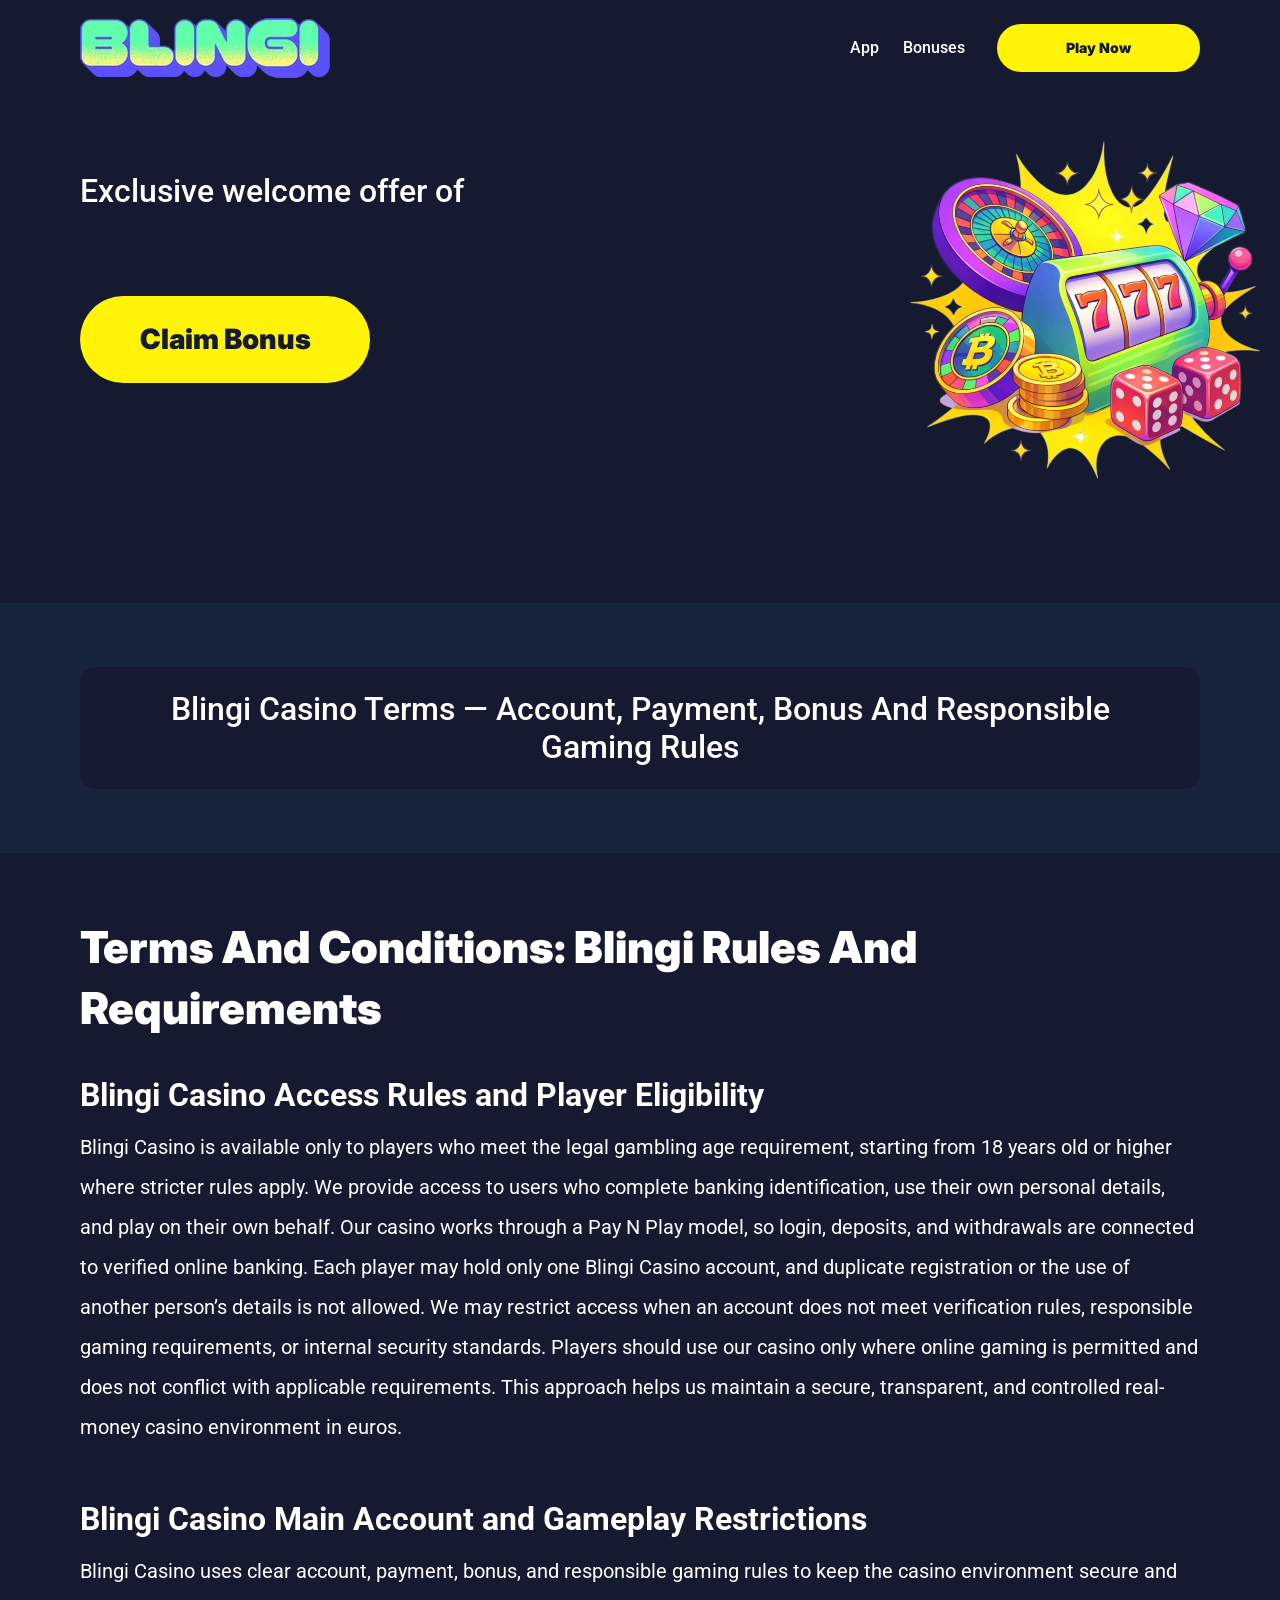
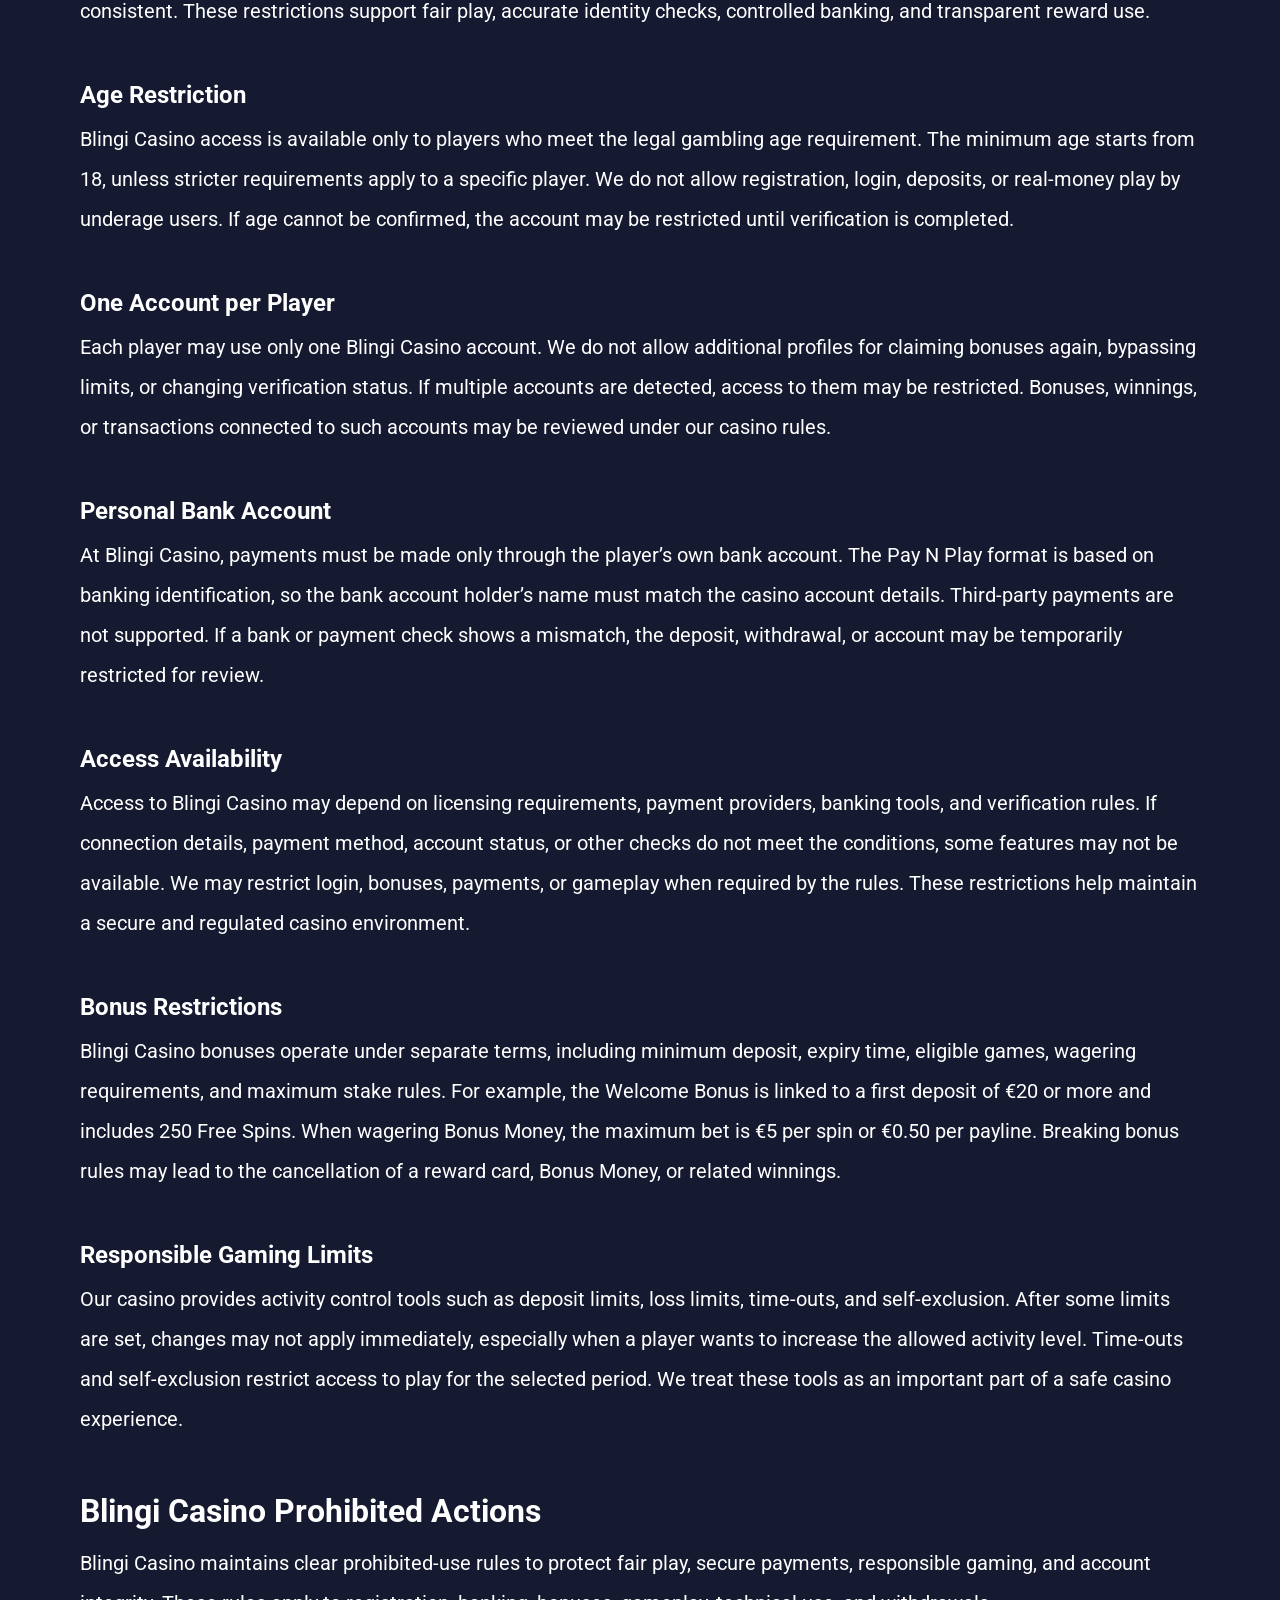
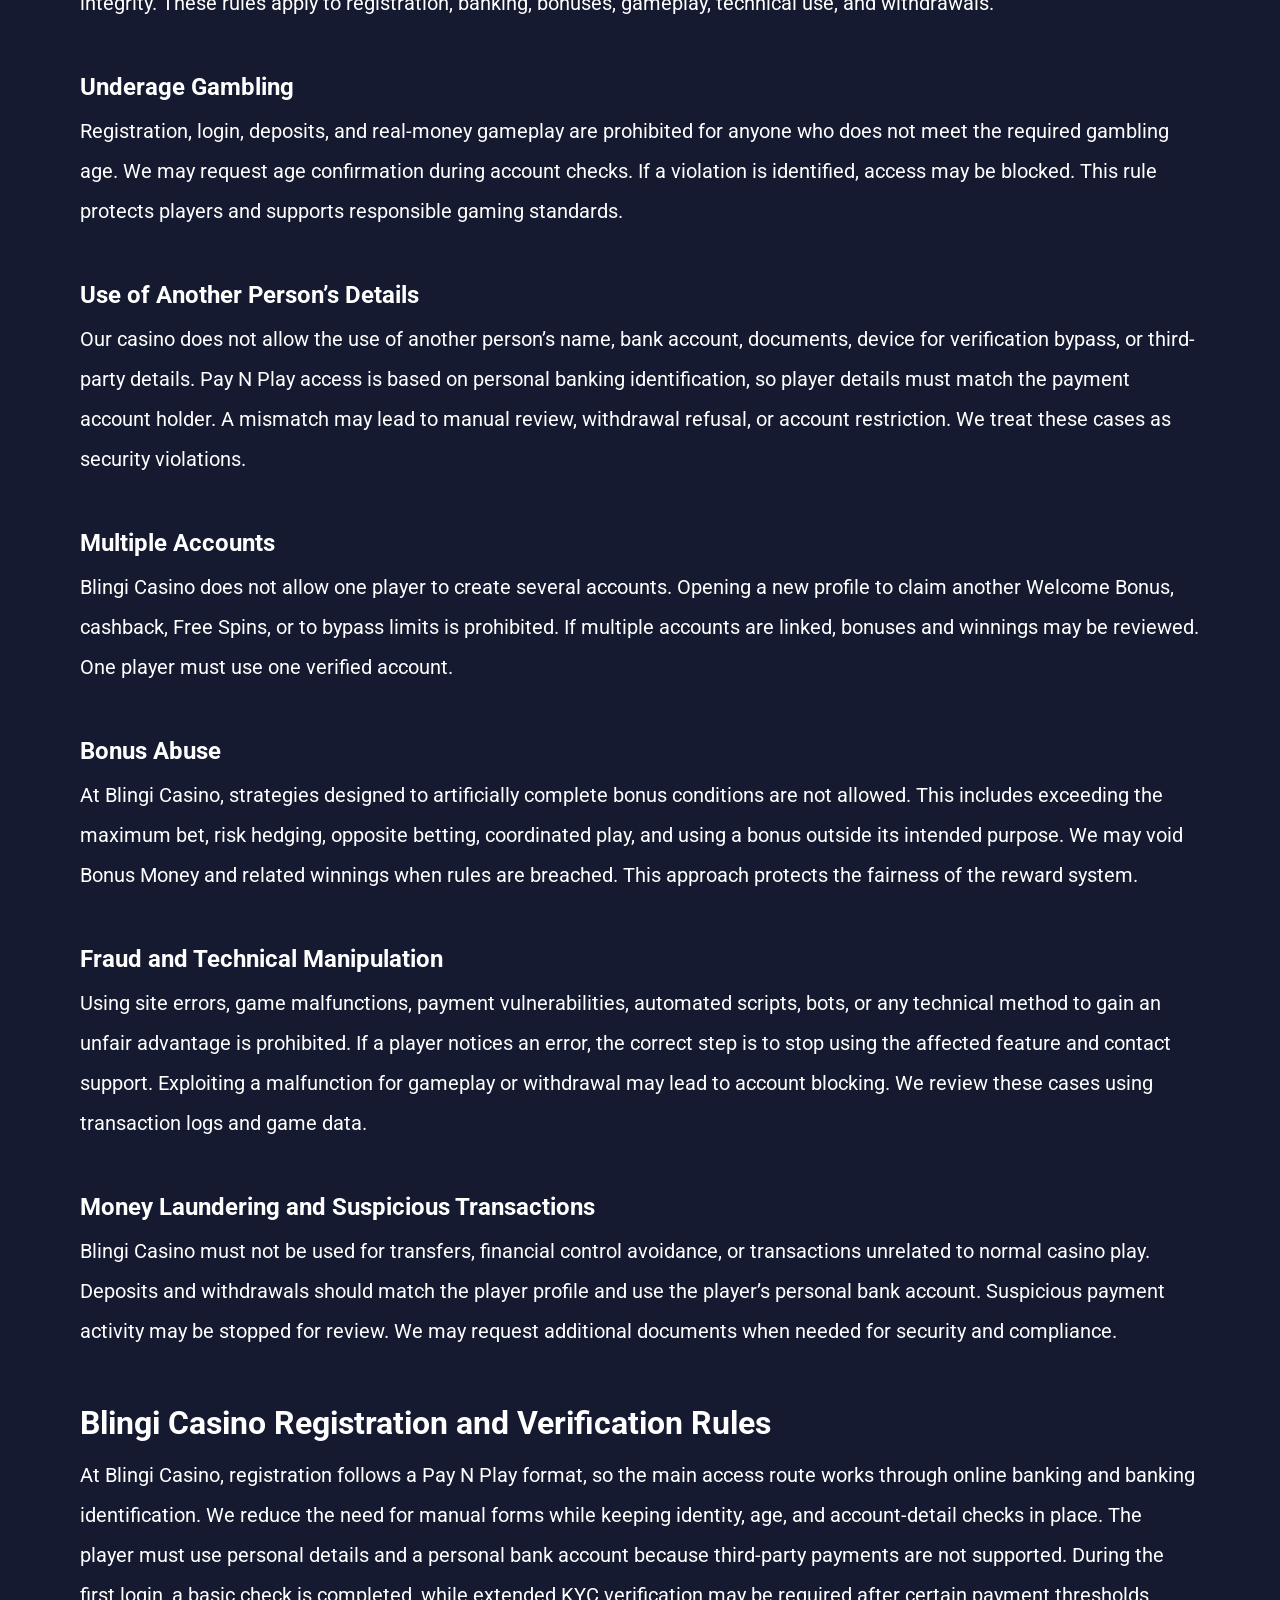
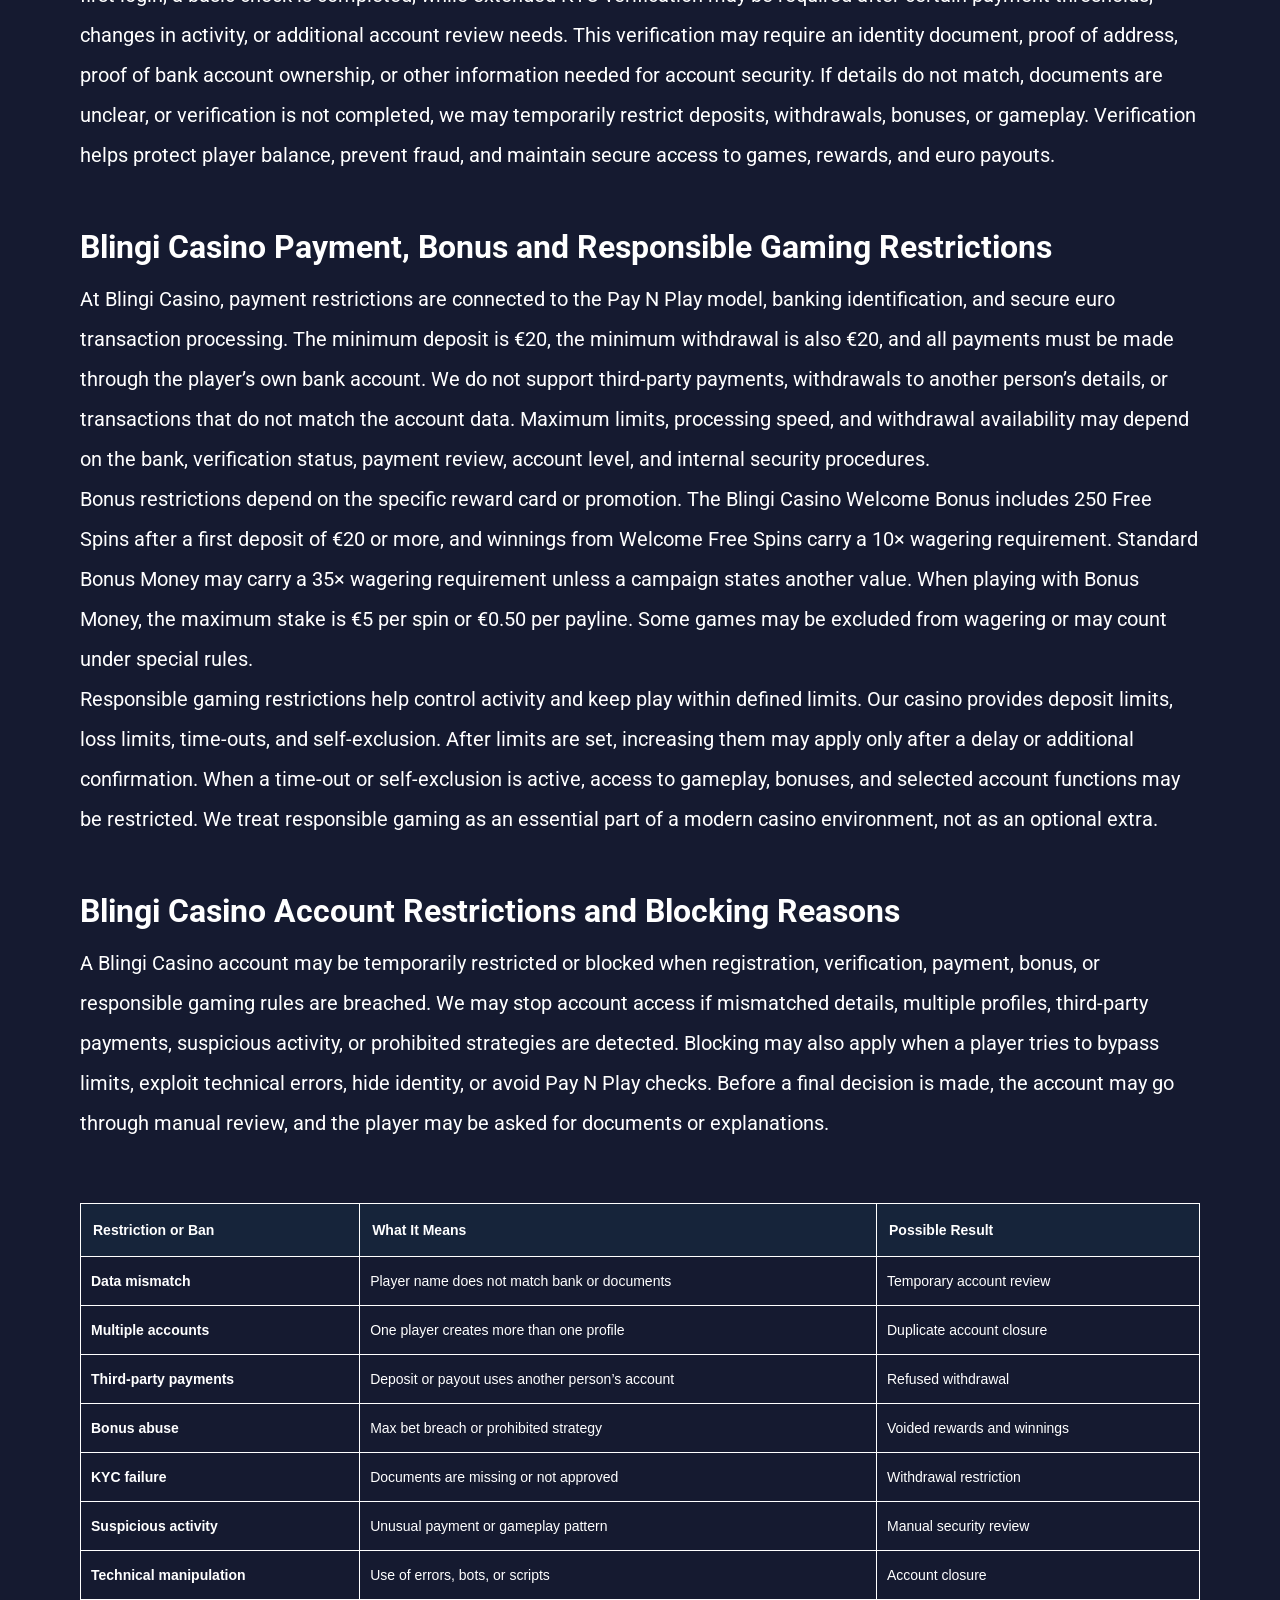
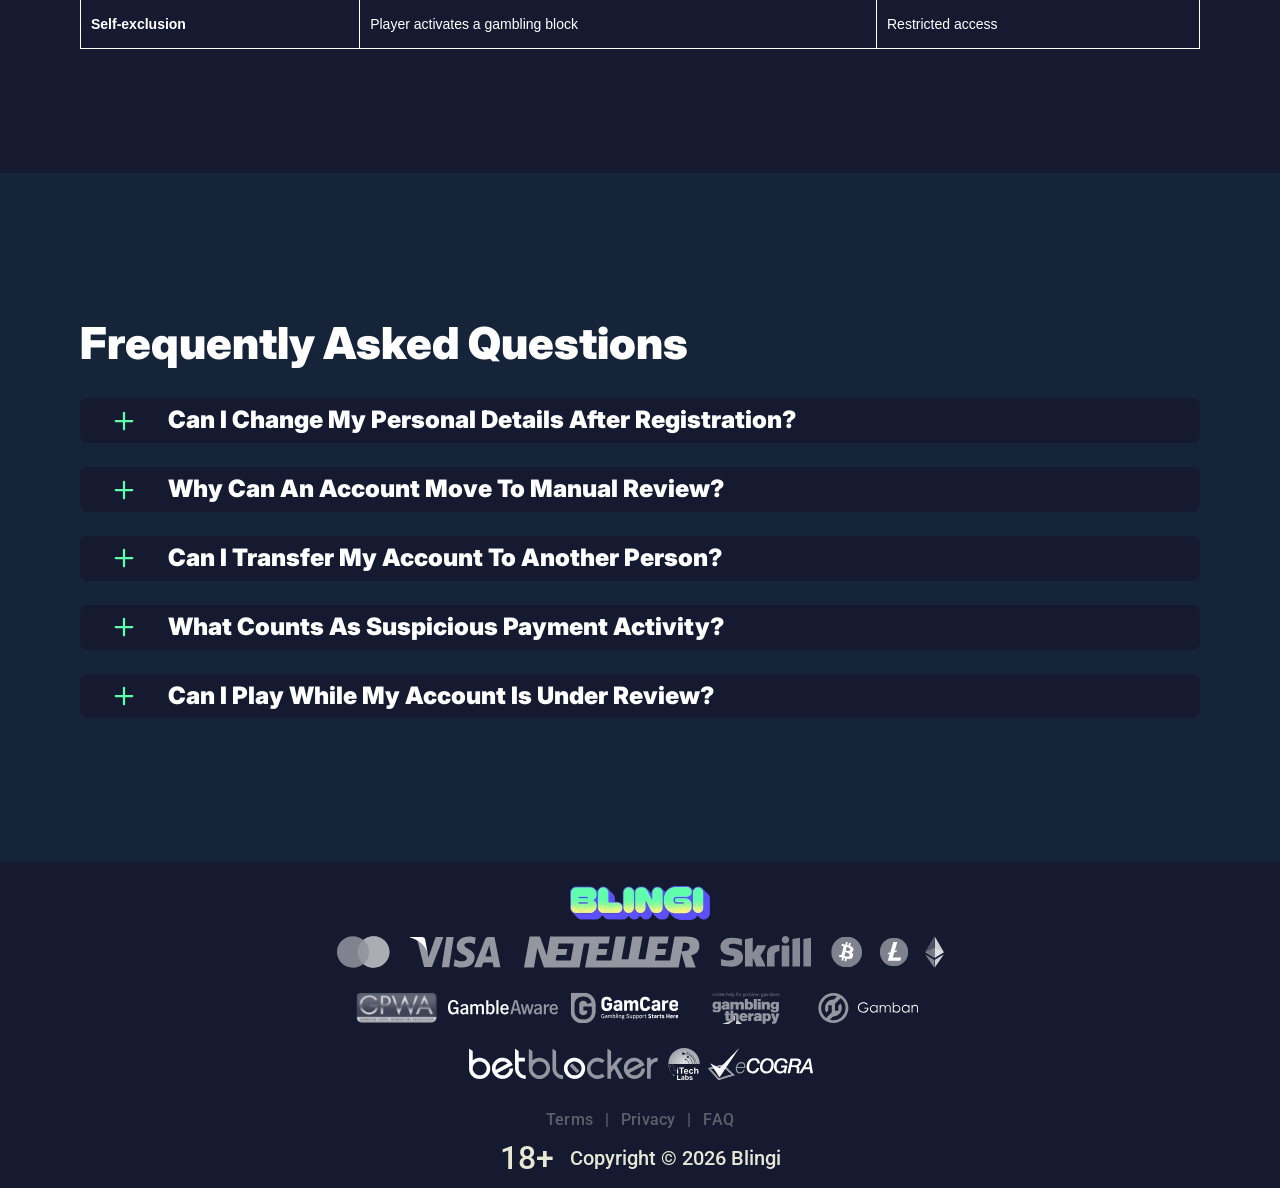
<file: terms.html>
<!DOCTYPE html>
<html lang="en">

<head>
    <meta charset="utf-8">

    <script src="./common.js"></script>
    <script src="./pages.js"></script>

    <link rel="manifest" href="./manifest.json">

    <link rel="preconnect" href="https://fonts.googleapis.com" />
    <link rel="preconnect" href="https://fonts.gstatic.com" crossorigin />
    <!-- Google Fonts -->
    <link
            href="https://fonts.googleapis.com/css2?family=Inter:wght@300;400;500;600;700&display=swap"
            rel="stylesheet"
    />

    <!-- Google Fonts -->
    <link
            href="https://fonts.googleapis.com/css2?family=Roboto:wght@300;400;500;600;700&display=swap"
            rel="stylesheet"
    />

    <meta name="viewport" content="width=device-width, initial-scale=1, minimum-scale=1, maximum-scale=2">
    <link rel="preload" as="image" href="_assets/images/1781691325-logo-c52gu832.webp" fetchpriority="high">
    <link rel="stylesheet" href="./normalize.css">
    <link rel="stylesheet" href="./index.css">
    <meta name="theme-color" content="">
    <title>Blingi Casino Terms — Registration, Verification, Payout and Bonus Rules</title>
    <meta name="description"
          content="Blingi Casino Terms explain Pay N Play account rules, age requirements, KYC verification, €20 payments, bonus conditions, limits, and responsible gaming tools.">
    <link rel="canonical" href="https://blingi-online.com/terms">
    <meta property="og:title" content="Blingi Casino Terms — Registration, Verification, Payout and Bonus Rules">
    <meta property="og:description"
          content="Blingi Casino Terms explain Pay N Play account rules, age requirements, KYC verification, €20 payments, bonus conditions, limits, and responsible gaming tools.">
    <meta property="og:url" content="https://blingi-online.com/terms">
    <meta property="og:site_name" content="Blingi Casino Terms — Registration, Verification, Payout and Bonus Rules">
    <meta property="og:locale" content="en">
    <meta property="og:image" content="_assets/images/1781691285-blingi.webp">
    <meta property="og:image:width" content="1200">
    <meta property="og:image:height" content="630">
    <meta property="og:type" content="website">
    <meta name="twitter:card" content="summary_large_image">
    <meta name="twitter:site" content="blingi-online.com/terms">
    <meta name="twitter:title" content="Blingi Casino Terms — Registration, Verification, Payout and Bonus Rules">
    <meta name="twitter:description"
          content="Blingi Casino Terms explain Pay N Play account rules, age requirements, KYC verification, €20 payments, bonus conditions, limits, and responsible gaming tools.">
    <meta name="twitter:image" content="_assets/images/1781691285-blingi.webp">
    <meta name="twitter:image:width" content="1200">
    <meta name="twitter:image:height" content="630">
    <link rel="icon" href="_assets/images/1781691290-32x32da3fmg2a.webp" type="image/x-icon" sizes="16x16">
    <meta name="language" content="en">
    <link rel="apple-touch-icon" href="_assets/images/1781691275-32x32da3fmg2a.webp" sizes="96x96">
    <link rel="icon" href="_assets/images/1781691275-32x32da3fmg2a.webp" type="image/webp" sizes="192x192">

    <link rel="preload" href="_assets/images/1781691380-blingi.webp" as="image" fetchpriority="high">

</head>

<body>
<svg
        style="display: none"
        xmlns="http://www.w3.org/2000/svg"
        width="1em"
        height="1em"
        viewBox="0 0 256 256"
>
    <symbol id="minus-icon" viewBox="0 0 256 256">
        <path
                fill="#5FFFAB"
                d="M228 128a12 12 0 0 1-12 12H40a12 12 0 0 1 0-24h176a12 12 0 0 1 12 12"
        />
    </symbol>
</svg>

<svg
        style="display: none"
        xmlns="http://www.w3.org/2000/svg"
        width="1em"
        height="1em"
        viewBox="0 0 32 32"
>
    <symbol id="globe-icon" viewBox="0 0 32 32">
        <path
                fill="#FFF408"
                d="M32.032 16c0-8.501-6.677-15.472-15.072-15.969-0.173-0.019-0.346-0.032-0.523-0.032-0.052 0-0.104 0.005-0.156 0.007-0.093-0.002-0.186-0.007-0.281-0.007-8.84 0-16.032 7.178-16.032 16.001s7.192 16.001 16.032 16.001c0.094 0 0.188-0.006 0.281-0.008 0.052 0.002 0.104 0.008 0.156 0.008 0.176 0 0.349-0.012 0.523-0.032 8.395-0.497 15.072-7.468 15.072-15.969zM29.049 21.151c-0.551-0.16-1.935-0.507-4.377-0.794 0.202-1.381 0.313-2.84 0.313-4.357 0-1.196-0.069-2.354-0.197-3.469 3.094-0.37 4.45-0.835 4.54-0.867l-0.372-1.050c0.695 1.659 1.080 3.478 1.080 5.386 0 1.818-0.352 3.555-0.987 5.151zM8.921 16c0-1.119 0.074-2.212 0.21-3.263 1.621 0.127 3.561 0.222 5.839 0.243v6.939c-2.219 0.021-4.114 0.111-5.709 0.234-0.22-1.319-0.34-2.715-0.34-4.154zM16.967 2.132c2.452 0.711 4.552 4.115 5.492 8.628-1.512 0.12-3.332 0.209-5.492 0.229v-8.857zM14.971 2.156v8.832c-2.136-0.021-3.965-0.109-5.502-0.226 0.96-4.457 3.076-7.836 5.502-8.606zM14.971 21.913l0 7.929c-2.263-0.718-4.256-3.705-5.293-7.719 1.492-0.11 3.253-0.189 5.292-0.21zM16.967 29.868l-0-7.955c2.061 0.020 3.814 0.102 5.288 0.217-1.019 4.067-3 7.076-5.288 7.738zM16.967 19.92l0-6.939c2.291-0.021 4.218-0.118 5.818-0.25 0.131 1.053 0.203 2.147 0.203 3.268 0 1.442-0.116 2.84-0.329 4.16-1.575-0.128-3.462-0.219-5.692-0.24zM28.588 9.81c-0.302 0.094-1.564 0.453-4.094 0.751-0.564-2.998-1.584-5.561-2.91-7.412 3.048 1.325 5.535 3.697 7.005 6.661zM11.213 2.831c-1.632 1.873-2.963 4.568-3.691 7.754-2.265-0.245-3.623-0.534-4.166-0.665 1.585-3.27 4.407-5.836 7.856-7.088zM2.614 11.787c0.385 0.104 1.841 0.467 4.549 0.766-0.155 1.107-0.24 2.26-0.24 3.447 0 1.509 0.136 2.96 0.383 4.334-2.325 0.251-3.755 0.552-4.396 0.706-0.607-1.566-0.944-3.264-0.944-5.041 0-1.467 0.228-2.883 0.649-4.213zM3.784 22.886c0.727-0.154 2.029-0.39 3.956-0.591 0.759 2.803 1.993 5.175 3.473 6.874-3.16-1.148-5.79-3.398-7.429-6.282v0zM21.583 28.849c1.195-1.665 2.14-3.907 2.728-6.525 1.982 0.227 3.226 0.494 3.853 0.652-1.5 2.596-3.808 4.669-6.581 5.873z">
        </path>
    </symbol>
</svg>

<svg width="32" height="31" viewBox="0 0 32 31" fill="none" xmlns="http://www.w3.org/2000/svg">
    <symbol id="star-icon" viewBox="0 0 32 31">
        <path d="M10.0431 24.5932L15.8898 21.0667L21.7365 24.6396L20.2052 17.9577L25.3559 13.5031L18.5811 12.8999L15.8898 6.58913L13.1985 12.8535L6.42371 13.4567L11.5744 17.9577L10.0431 24.5932ZM15.8898 25.4285L8.187 30.0687C7.84672 30.2853 7.49096 30.3781 7.11975 30.3471C6.74853 30.3162 6.42371 30.1925 6.1453 29.9759C5.86688 29.7594 5.65034 29.489 5.49566 29.1648C5.34099 28.8406 5.31005 28.4768 5.40286 28.0734L7.44456 19.3034L0.623417 13.4103C0.314068 13.1319 0.121034 12.8145 0.0443157 12.4581C-0.0324028 12.1017 -0.00951111 11.754 0.112991 11.415C0.235493 11.0759 0.421103 10.7975 0.669819 10.5797C0.918536 10.362 1.25882 10.2227 1.69067 10.1621L10.6927 9.37327L14.1729 1.11366C14.3276 0.742438 14.5676 0.464023 14.8931 0.278414C15.2185 0.0928044 15.5507 0 15.8898 0C16.2288 0 16.5611 0.0928044 16.8865 0.278414C17.2119 0.464023 17.452 0.742438 17.6067 1.11366L21.0869 9.37327L30.0889 10.1621C30.522 10.224 30.8623 10.3632 31.1098 10.5797C31.3572 10.7963 31.5428 11.0747 31.6666 11.415C31.7903 11.7553 31.8138 12.1036 31.7371 12.46C31.6604 12.8163 31.4667 13.1331 31.1562 13.4103L24.335 19.3034L26.3767 28.0734C26.4695 28.4756 26.4386 28.8394 26.2839 29.1648C26.1292 29.4902 25.9127 29.7606 25.6343 29.9759C25.3559 30.1912 25.0311 30.315 24.6598 30.3471C24.2886 30.3793 23.9329 30.2865 23.5926 30.0687L15.8898 25.4285Z" fill="#5FFFAB"/>
    </symbol>
</svg>

<svg
        xmlns="http://www.w3.org/2000/svg"
        width="1em"
        height="1em"
        viewBox="0 0 256 256"
>
    <symbol id="plus-icon" viewBox="0 0 256 256">
        <path
                fill="#5FFFAB"
                d="M228 128a12 12 0 0 1-12 12h-76v76a12 12 0 0 1-24 0v-76H40a12 12 0 0 1 0-24h76V40a12 12 0 0 1 24 0v76h76a12 12 0 0 1 12 12"
        />
    </symbol>
</svg>

<svg
        width="33"
        height="32"
        viewBox="0 0 33 32"
        fill="none"
        xmlns="http://www.w3.org/2000/svg"
>
    <symbol id="play-icon" viewBox="0 0 33 32">
        <path
                d="M16.8334 0.0786133C7.9606 0.0786133 0.767578 7.20678 0.767578 15.9998C0.767578 24.7929 7.9606 31.921 16.8334 31.921C25.7061 31.921 32.8992 24.7929 32.8992 15.9998C32.8992 7.20678 25.7061 0.0786133 16.8334 0.0786133ZM22.3861 16.8438L14.3532 21.8192C14.1907 21.9197 14.0059 21.9703 13.821 21.9703C13.6536 21.9703 13.4859 21.929 13.3342 21.8454C13.015 21.67 12.8169 21.3372 12.8169 20.9752V11.0244C12.8169 10.6625 13.015 10.3296 13.3342 10.1543C13.6533 9.97788 14.0436 9.98857 14.3532 10.1805L22.3861 15.1559C22.6796 15.3381 22.858 15.6568 22.858 15.9998C22.858 16.3428 22.6796 16.6616 22.3861 16.8438Z"
                fill="#FFF408"
        />
    </symbol>
</svg>

<svg
        width="20"
        height="20"
        viewBox="0 0 20 20"
        fill="none"
        xmlns="http://www.w3.org/2000/svg"
>
    <symbol id="information-outline" viewBox="0 0 20 20">
        <path
                d="M9 7H11V5H9V7ZM10 18C5.59 18 2 14.41 2 10C2 5.59 5.59 2 10 2C14.41 2 18 5.59 18 10C18 14.41 14.41 18 10 18ZM10 0C8.68678 0 7.38642 0.258658 6.17317 0.761205C4.95991 1.26375 3.85752 2.00035 2.92893 2.92893C1.05357 4.8043 0 7.34784 0 10C0 12.6522 1.05357 15.1957 2.92893 17.0711C3.85752 17.9997 4.95991 18.7362 6.17317 19.2388C7.38642 19.7413 8.68678 20 10 20C12.6522 20 15.1957 18.9464 17.0711 17.0711C18.9464 15.1957 20 12.6522 20 10C20 8.68678 19.7413 7.38642 19.2388 6.17317C18.7362 4.95991 17.9997 3.85752 17.0711 2.92893C16.1425 2.00035 15.0401 1.26375 13.8268 0.761205C12.6136 0.258658 11.3132 0 10 0ZM9 15H11V9H9V15Z"
                fill="#ffffff"
        />
    </symbol>
</svg>

<div class="wrapper">
    <header class="header" id="top">
        <div class="headerBlock">
            <div class="headerLogoContainer"><a href="/" aria-label="Main page"><img class="header__logo logo"
                                                                                                     src="_assets/images/1781691325-logo-c52gu832.webp" alt="Blingi Logo" /></a></div>

            <div class="navBlockMain">

                <!-- Main Navigation -->
                <nav>
                    <button class="hamburger" aria-label="Toggle navigation menu">
                        <span></span>
                    </button>

                    <ul class="nav__list nav__list--header">

                        <li><a href="index">index</a></li>
                        <li><a href="app">App</a></li>
                        <li><a href="bonuses">Bonuses</a></li>
                        <li><a href="terms">Terms</a></li>
                        <li><a href="privacy">Privacy</a></li>
                        <li><a href="faq">FAQ</a></li>

                    </ul>
                </nav>
                <!-- CTA buttons -->
                <div class="btn__list">

                    <div class="nav__item nav__itemLarge">
                        <a
                                class="nav__link nav__linkLarge"
                                target="_blank"
                                href="casino.html?id=example-offer-id"
                                aria-label="Play Now"
                                id="navPlayNow"
                        >
                            Play Now
                        </a>
                    </div>
                </div>
            </div>
        </div>
    </header>
    <main class="main">
        <section class="heroContainer">
            <div class="hero">
                <div class="heroBlock block">
                    <div class="heroGroup">
                        <div class="heroTextGroup">
                            <p class="heroText heroTextDesktop">Exclusive welcome offer of</p>
                            <p class="heroText heroTextMobile">Exclusive welcome bonus of</p>
                            <p class="heroText heroTextBonus" id="bonusText"></p>
                        </div><a target="_blank" class="heroLink" id="bonusLink" href="/" aria-label="Play game"><span
                            class="heroButton btn btn--large">Claim Bonus</span></a>
                    </div>
                </div>
            </div>
            <div class="heroUnder">
                <h1 class="heroText heroMainTitle">Blingi Casino Terms — Account, Payment, Bonus and Responsible Gaming Rules</h1>
            </div>
        </section>
        <div class="historyCircleContainer">
            <section class="history">
                <div class="container">
                    <div class="historyBlock block">
                        <h2 class="historyTitle title">Terms and Conditions: Blingi Rules and Requirements</h2>
                        <div class="historyDescription"><h3 style = "font-weight: bold;font-size: 32px;">
Blingi Casino Access Rules and Player Eligibility
</h3>
<p>
Blingi Casino is available only to players who meet the legal gambling age requirement, starting from 18 years old or higher where stricter rules apply. We provide access to users who complete banking identification, use their own personal details, and play on their own behalf. Our casino works through a Pay N Play model, so login, deposits, and withdrawals are connected to verified online banking. Each player may hold only one Blingi Casino account, and duplicate registration or the use of another person’s details is not allowed. We may restrict access when an account does not meet verification rules, responsible gaming requirements, or internal security standards. Players should use our casino only where online gaming is permitted and does not conflict with applicable requirements. This approach helps us maintain a secure, transparent, and controlled real-money casino environment in euros.
</p>
<br>

<h3 style = "font-weight: bold;font-size: 32px;">
Blingi Casino Main Account and Gameplay Restrictions
</h3>
<p>
Blingi Casino uses clear account, payment, bonus, and responsible gaming rules to keep the casino environment secure and consistent. These restrictions support fair play, accurate identity checks, controlled banking, and transparent reward use.
</p>
<br>
<h4 style = "font-weight: bold; font-size: 24px;">
Age Restriction
</h4>
<p>
Blingi Casino access is available only to players who meet the legal gambling age requirement. The minimum age starts from 18, unless stricter requirements apply to a specific player. We do not allow registration, login, deposits, or real-money play by underage users. If age cannot be confirmed, the account may be restricted until verification is completed.
</p>
<br>
<h4 style = "font-weight: bold; font-size: 24px;">
One Account per Player
</h4>
<p>
Each player may use only one Blingi Casino account. We do not allow additional profiles for claiming bonuses again, bypassing limits, or changing verification status. If multiple accounts are detected, access to them may be restricted. Bonuses, winnings, or transactions connected to such accounts may be reviewed under our casino rules.
</p>
<br>
<h4 style = "font-weight: bold; font-size: 24px;">
Personal Bank Account
</h4>
<p>
At Blingi Casino, payments must be made only through the player’s own bank account. The Pay N Play format is based on banking identification, so the bank account holder’s name must match the casino account details. Third-party payments are not supported. If a bank or payment check shows a mismatch, the deposit, withdrawal, or account may be temporarily restricted for review.
</p>
<br>
<h4 style = "font-weight: bold; font-size: 24px;">
Access Availability
</h4>
<p>
Access to Blingi Casino may depend on licensing requirements, payment providers, banking tools, and verification rules. If connection details, payment method, account status, or other checks do not meet the conditions, some features may not be available. We may restrict login, bonuses, payments, or gameplay when required by the rules. These restrictions help maintain a secure and regulated casino environment.
</p>
<br>
<h4 style = "font-weight: bold; font-size: 24px;">
Bonus Restrictions
</h4>
<p>
Blingi Casino bonuses operate under separate terms, including minimum deposit, expiry time, eligible games, wagering requirements, and maximum stake rules. For example, the Welcome Bonus is linked to a first deposit of €20 or more and includes 250 Free Spins. When wagering Bonus Money, the maximum bet is €5 per spin or €0.50 per payline. Breaking bonus rules may lead to the cancellation of a reward card, Bonus Money, or related winnings.
</p>
<br>
<h4 style = "font-weight: bold; font-size: 24px;">
Responsible Gaming Limits
</h4>
<p>
Our casino provides activity control tools such as deposit limits, loss limits, time-outs, and self-exclusion. After some limits are set, changes may not apply immediately, especially when a player wants to increase the allowed activity level. Time-outs and self-exclusion restrict access to play for the selected period. We treat these tools as an important part of a safe casino experience.
</p>
<br>

<h3 style = "font-weight: bold;font-size: 32px;">
Blingi Casino Prohibited Actions
</h3>
<p>
Blingi Casino maintains clear prohibited-use rules to protect fair play, secure payments, responsible gaming, and account integrity. These rules apply to registration, banking, bonuses, gameplay, technical use, and withdrawals.
</p>
<br>
<h4 style = "font-weight: bold; font-size: 24px;">
Underage Gambling
</h4>
<p>
Registration, login, deposits, and real-money gameplay are prohibited for anyone who does not meet the required gambling age. We may request age confirmation during account checks. If a violation is identified, access may be blocked. This rule protects players and supports responsible gaming standards.
</p>
<br>
<h4 style = "font-weight: bold; font-size: 24px;">
Use of Another Person’s Details
</h4>
<p>
Our casino does not allow the use of another person’s name, bank account, documents, device for verification bypass, or third-party details. Pay N Play access is based on personal banking identification, so player details must match the payment account holder. A mismatch may lead to manual review, withdrawal refusal, or account restriction. We treat these cases as security violations.
</p>
<br>
<h4 style = "font-weight: bold; font-size: 24px;">
Multiple Accounts
</h4>
<p>
Blingi Casino does not allow one player to create several accounts. Opening a new profile to claim another Welcome Bonus, cashback, Free Spins, or to bypass limits is prohibited. If multiple accounts are linked, bonuses and winnings may be reviewed. One player must use one verified account.
</p>
<br>
<h4 style = "font-weight: bold; font-size: 24px;">
Bonus Abuse
</h4>
<p>
At Blingi Casino, strategies designed to artificially complete bonus conditions are not allowed. This includes exceeding the maximum bet, risk hedging, opposite betting, coordinated play, and using a bonus outside its intended purpose. We may void Bonus Money and related winnings when rules are breached. This approach protects the fairness of the reward system.
</p>
<br>
<h4 style = "font-weight: bold; font-size: 24px;">
Fraud and Technical Manipulation
</h4>
<p>
Using site errors, game malfunctions, payment vulnerabilities, automated scripts, bots, or any technical method to gain an unfair advantage is prohibited. If a player notices an error, the correct step is to stop using the affected feature and contact support. Exploiting a malfunction for gameplay or withdrawal may lead to account blocking. We review these cases using transaction logs and game data.
</p>
<br>
<h4 style = "font-weight: bold; font-size: 24px;">
Money Laundering and Suspicious Transactions
</h4>
<p>
Blingi Casino must not be used for transfers, financial control avoidance, or transactions unrelated to normal casino play. Deposits and withdrawals should match the player profile and use the player’s personal bank account. Suspicious payment activity may be stopped for review. We may request additional documents when needed for security and compliance.
</p>
<br>
<h3 style = "font-weight: bold;font-size: 32px;">
Blingi Casino Registration and Verification Rules
</h3>
<p>
At Blingi Casino, registration follows a Pay N Play format, so the main access route works through online banking and banking identification. We reduce the need for manual forms while keeping identity, age, and account-detail checks in place. The player must use personal details and a personal bank account because third-party payments are not supported. During the first login, a basic check is completed, while extended KYC verification may be required after certain payment thresholds, changes in activity, or additional account review needs. This verification may require an identity document, proof of address, proof of bank account ownership, or other information needed for account security. If details do not match, documents are unclear, or verification is not completed, we may temporarily restrict deposits, withdrawals, bonuses, or gameplay. Verification helps protect player balance, prevent fraud, and maintain secure access to games, rewards, and euro payouts.
</p>
<br>

<h3 style = "font-weight: bold;font-size: 32px;">
Blingi Casino Payment, Bonus and Responsible Gaming Restrictions
</h3>
<p>
At Blingi Casino, payment restrictions are connected to the Pay N Play model, banking identification, and secure euro transaction processing. The minimum deposit is €20, the minimum withdrawal is also €20, and all payments must be made through the player’s own bank account. We do not support third-party payments, withdrawals to another person’s details, or transactions that do not match the account data. Maximum limits, processing speed, and withdrawal availability may depend on the bank, verification status, payment review, account level, and internal security procedures.
</p>
<p>
Bonus restrictions depend on the specific reward card or promotion. The Blingi Casino Welcome Bonus includes 250 Free Spins after a first deposit of €20 or more, and winnings from Welcome Free Spins carry a 10× wagering requirement. Standard Bonus Money may carry a 35× wagering requirement unless a campaign states another value. When playing with Bonus Money, the maximum stake is €5 per spin or €0.50 per payline. Some games may be excluded from wagering or may count under special rules.
</p>
<p>
Responsible gaming restrictions help control activity and keep play within defined limits. Our casino provides deposit limits, loss limits, time-outs, and self-exclusion. After limits are set, increasing them may apply only after a delay or additional confirmation. When a time-out or self-exclusion is active, access to gameplay, bonuses, and selected account functions may be restricted. We treat responsible gaming as an essential part of a modern casino environment, not as an optional extra.
</p>
<br>

<h3 style = "font-weight: bold;font-size: 32px;">
Blingi Casino Account Restrictions and Blocking Reasons
</h3>
<p>
A Blingi Casino account may be temporarily restricted or blocked when registration, verification, payment, bonus, or responsible gaming rules are breached. We may stop account access if mismatched details, multiple profiles, third-party payments, suspicious activity, or prohibited strategies are detected. Blocking may also apply when a player tries to bypass limits, exploit technical errors, hide identity, or avoid Pay N Play checks. Before a final decision is made, the account may go through manual review, and the player may be asked for documents or explanations.
</p>
<br>
<table style="width: 100%; border-collapse: collapse; margin: 20px auto; font-family: sans-serif; color: #ffffff;font-size:14px">
  <thead>
    <tr style="background-color: #16243A;">
      <th style="border: 1px solid #ffffff; padding: 12px; text-align: left; color: #ffffff; font-weight: bold;">Restric&shy;tion or Ban</th>
      <th style="border: 1px solid #ffffff; padding: 12px; text-align: left; color: #ffffff; font-weight: bold;">What It Means</th>
      <th style="border: 1px solid #ffffff; padding: 12px; text-align: left; color: #ffffff; font-weight: bold;">Pos&shy;sible Result</th>
    </tr>
  </thead>
  <tbody>
    <tr>
      <td style="border: 1px solid #ffffff; padding: 10px;"><strong>Data mismatch</strong></td>
      <td style="border: 1px solid #ffffff; padding: 10px;">Player name does not match bank or documents</td>
      <td style="border: 1px solid #ffffff; padding: 10px;">Temporary account review</td>
    </tr>
    <tr>
      <td style="border: 1px solid #ffffff; padding: 10px;"><strong>Mul&shy;tiple accounts</strong></td>
      <td style="border: 1px solid #ffffff; padding: 10px;">One player creates more than one profile</td>
      <td style="border: 1px solid #ffffff; padding: 10px;">Duplicate account closure</td>
    </tr>
    <tr>
      <td style="border: 1px solid #ffffff; padding: 10px;"><strong>Third-party pay&shy;ments</strong></td>
      <td style="border: 1px solid #ffffff; padding: 10px;">Deposit or payout uses another person’s account</td>
      <td style="border: 1px solid #ffffff; padding: 10px;">Refused with&shy;drawal</td>
    </tr>
    <tr>
      <td style="border: 1px solid #ffffff; padding: 10px;"><strong>Bonus abuse</strong></td>
      <td style="border: 1px solid #ffffff; padding: 10px;">Max bet breach or prohibited strategy</td>
      <td style="border: 1px solid #ffffff; padding: 10px;">Voided rewards and winnings</td>
    </tr>
    <tr>
      <td style="border: 1px solid #ffffff; padding: 10px;"><strong>KYC failure</strong></td>
      <td style="border: 1px solid #ffffff; padding: 10px;">Documents are missing or not approved</td>
      <td style="border: 1px solid #ffffff; padding: 10px;">With&shy;drawal restriction</td>
    </tr>
    <tr>
      <td style="border: 1px solid #ffffff; padding: 10px;"><strong>Sus&shy;picious activity</strong></td>
      <td style="border: 1px solid #ffffff; padding: 10px;">Unusual payment or gameplay pattern</td>
      <td style="border: 1px solid #ffffff; padding: 10px;">Manual security review</td>
    </tr>
    <tr>
      <td style="border: 1px solid #ffffff; padding: 10px;"><strong>Technical manip&shy;ulation</strong></td>
      <td style="border: 1px solid #ffffff; padding: 10px;">Use of errors, bots, or scripts</td>
      <td style="border: 1px solid #ffffff; padding: 10px;">Account closure</td>
    </tr>
    <tr>
      <td style="border: 1px solid #ffffff; padding: 10px;"><strong>Self-exclusion</strong></td>
      <td style="border: 1px solid #ffffff; padding: 10px;">Player activates a gambling block</td>
      <td style="border: 1px solid #ffffff; padding: 10px;">Restricted access</td>
    </tr>
  </tbody>
</table>
<br>
</div>
                    </div>
                </div>
            </section>
        </div>
        <section class="faq">
            <div class="container">
                <div class="faqBlock block">
                    <h2 class="faqTitle title"><span>Frequently Asked Questions</span></h2>
                    <div class="faqGroup"><input class="faqInput" type="checkbox" id="can_i_change_my_personal_details_after_registration"/><label
                            class="faqLabel" for="can_i_change_my_personal_details_after_registration">

                        <svg class="faqIcon" width="24" height="24" aria-hidden="true">
                            <use class="plus" href="#plus-icon"></use>
                            <use class="minus" href="#minus-icon"></use>
                        </svg>

                        <span class="gradientContainer"> Can I change my personal details after registration? </span></label>
                        <div class="faqContent">
                            <p>Changing personal details may require review and supporting documents. At Blingi Casino, account details must match banking identification, so any updates are checked carefully.</p>
                        </div>
                    </div>
                    <div class="faqGroup"><input class="faqInput" type="checkbox" id="why_can_an_account_move_to_manual_review"/><label
                            class="faqLabel" for="why_can_an_account_move_to_manual_review">

                        <svg class="faqIcon" width="24" height="24" aria-hidden="true">
                            <use class="plus" href="#plus-icon"></use>
                            <use class="minus" href="#minus-icon"></use>
                        </svg>

                        <span class="gradientContainer"> Why can an account move to manual review? </span></label>
                        <div class="faqContent">
                            <p>Manual review may be required after a large transaction, data mismatch, unusual activity, KYC threshold, or withdrawal request. This is a standard security measure that protects the account and payments.</p>
                        </div>
                    </div>
                    <div class="faqGroup"><input class="faqInput" type="checkbox" id="can_i_transfer_my_account_to_another_person"/><label
                            class="faqLabel" for="can_i_transfer_my_account_to_another_person">

                        <svg class="faqIcon" width="24" height="24" aria-hidden="true">
                            <use class="plus" href="#plus-icon"></use>
                            <use class="minus" href="#minus-icon"></use>
                        </svg>

                        <span class="gradientContainer"> Can I transfer my account to another person? </span></label>
                        <div class="faqContent">
                            <p>No, a Blingi Casino account is personal and cannot be sold, transferred, gifted, or used by another person. All account activity must be carried out only by the account holder.</p>
                        </div>
                    </div>
                    <div class="faqGroup"><input class="faqInput" type="checkbox" id="what_counts_as_suspicious_payment_activity"/><label
                            class="faqLabel" for="what_counts_as_suspicious_payment_activity">

                        <svg class="faqIcon" width="24" height="24" aria-hidden="true">
                            <use class="plus" href="#plus-icon"></use>
                            <use class="minus" href="#minus-icon"></use>
                        </svg>

                        <span class="gradientContainer"> What counts as suspicious payment activity? </span></label>
                        <div class="faqContent">
                            <p>Suspicious activity may include frequent transactions without normal gameplay, mismatched banking details, attempts to withdraw to another person’s account, or transactions that do not match the account profile. These cases may be stopped for review.</p>
                        </div>
                    </div>
                    <div class="faqGroup"><input class="faqInput" type="checkbox" id="can_i_play_while_my_account_is_under_review"/><label
                            class="faqLabel" for="can_i_play_while_my_account_is_under_review">

                        <svg class="faqIcon" width="24" height="24" aria-hidden="true">
                            <use class="plus" href="#plus-icon"></use>
                            <use class="minus" href="#minus-icon"></use>
                        </svg>

                        <span class="gradientContainer"> Can I play while my account is under review? </span></label>
                        <div class="faqContent">
                            <p>Some features may be restricted during review. Depending on the reason, we may temporarily stop withdrawals, bonuses, deposits, or game access.</p>
                        </div>
                    </div>
                </div>
            </div>
        </section>
    </main>
</div>

<footer class="footer">
    <div class="footerContainer">
        <div class="footerTop">
            <div class="footerLogoContainer"><a href="https://blingi-online.com/terms" aria-label="Main page"><img class="footer__logo"
                                                                                                     src="_assets/images/1781691399-logo-c52gu832.webp" alt="" width="140"
                                                                                                     height="48" /></a></div>
            <div class="footerPay">
                <div class="payBlock"><img class="payElementGrey"
                                           src="./assets/images/footer/payment/masterCard.svg" alt="MasterCard" /><img
                        class="payElementColor" src="./assets/images/footer/payment/masterCard--color.svg"
                        alt="MasterCard" title="MasterCard in Blingi" /></div>
                <div class="payBlock"><img class="payElementGrey" src="./assets/images/footer/payment/visa.svg"
                                           alt="Visa" /><img class="payElementColor"
                                                             src="./assets/images/footer/payment/visa--color.svg" alt="Visa" title="Visa in Blingi" /></div>
                <div class="payBlock"><img class="payElementGrey" src="./assets/images/footer/payment/neteller.svg"
                                           alt="Neteller" /><img class="payElementColor"
                                                                 src="./assets/images/footer/payment/neteller--color.svg" alt="Neteller" title="Neteller in Blingi" /></div>
                <div class="payBlock"><img class="payElementGrey" src="./assets/images/footer/payment/skrill.svg"
                                           alt="Skrill" /><img class="payElementColor"
                                                               src="./assets/images/footer/payment/skrill--color.svg" alt="Skrill" title="Skrill in Blingi" /></div>
                <div class="payBlock"><img class="payElementGrey" src="./assets/images/footer/payment/bitcoin.svg"
                                           alt="Bitcoin" /><img class="payElementColor"
                                                                src="./assets/images/footer/payment/bitcoin--color.svg" alt="Bitcoin" title="Bitcoin in Blingi" /></div>
                <div class="payBlock"><img class="payElementGrey" src="./assets/images/footer/payment/litecoin.svg"
                                           alt="Litecoin" /><img class="payElementColor"
                                                                 src="./assets/images/footer/payment/litecoin--color.svg" alt="Litecoin" title="Litecoin in Blingi" /></div>
                <div class="payBlock"><img class="payElementGrey" src="./assets/images/footer/payment/ethereum.svg"
                                           alt="Etherium" /><img class="payElementColor"
                                                                 src="./assets/images/footer/payment/ethereum--color.svg" alt="Etherium" title="Etherium in Blingi" /></div>
            </div>
        </div>
        <div class="footerMiddle">
            <div class="footerOperator">
                <div class="operatorBlock"><img class="operatorElementGrey"
                                                src="./assets/images/footer/operator/gpwa.svg" alt="GPWA" /><img
                        class="operatorElementColor" src="./assets/images/footer/operator/gpwa--color.svg"
                        alt="GPWA" title="GPWA in Blingi" /></div>
                <div class="operatorBlock"><img class="operatorElementGrey"
                                                src="./assets/images/footer/operator/gambleaware.svg" alt="Gamble Aware" /><img
                        class="operatorElementColor" src="./assets/images/footer/operator/gambleaware--color.svg"
                        alt="Gamble Aware" title="Gamble Aware in Blingi" /></div>
                <div class="operatorBlock"><img class="operatorElementGrey"
                                                src="./assets/images/footer/operator/gamcare.svg" alt="Game care" /><img
                        class="operatorElementColor" src="./assets/images/footer/operator/gamcare--color.svg"
                        alt="Game care" title="Game care in Blingi" /></div>
                <div class="operatorBlock"><img class="operatorElementGrey"
                                                src="./assets/images/footer/operator/gambling-therapy.svg" alt="Gambling Therapy" /><img
                        class="operatorElementColor"
                        src="./assets/images/footer/operator/gambling-therapy--color.svg" alt="Gambling Therapy" title="Gambling Therapy in Blingi" />
                </div>
                <div class="operatorBlock"><img class="operatorElementGrey"
                                                src="./assets/images/footer/operator/gamban.svg" alt="Gamban" /><img
                        class="operatorElementColor" src="./assets/images/footer/operator/gamban--color.svg"
                        alt="Gamban" title="Gamban in Blingi" /></div>
                <div class="operatorBlock"><img class="operatorElementGrey"
                                                src="./assets/images/footer/operator/betblocker.svg" alt="BetBlocker" /><img
                        class="operatorElementColor" src="./assets/images/footer/operator/betblocker--color.svg"
                        alt="BetBlocker" title="BetBlocker in Blingi" /></div>
                <div class="operatorBlock"><img class="operatorElementGrey"
                                                src="./assets/images/footer/operator/itech_labs.svg" alt="ITech Labs" /><img
                        class="operatorElementColor" src="./assets/images/footer/operator/itech_labs--color.svg"
                        alt="ITech Labs" title="ITech Labs in Blingi" /></div>
                <div class="operatorBlock"><img class="operatorElementGrey"
                                                src="./assets/images/footer/operator/ecogra.svg" alt="Ecogra" /><img
                        class="operatorElementColor" src="./assets/images/footer/operator/ecogra--color.svg"
                        alt="Ecogra" title="Ecogra in Blingi" /></div>
            </div>
        </div>
        <div class="footerNavBlock">
            <nav>
                <ul class="nav__list--footer">

                    <li class="footer__navItem"><a href="index">index</a></li>
                    <li class="footer__navItem"><a href="app">App</a></li>
                    <li class="footer__navItem"><a href="bonuses">Bonuses</a></li>
                    <li class="footer__navItem"><a href="terms">Terms</a></li>
                    <li class="footer__navItem"><a href="privacy">Privacy</a></li>
                    <li class="footer__navItem"><a href="faq">FAQ</a></li>

                </ul>
            </nav>
        </div>
        <div class="footerBottom">
            <div class="footerBottomGroup">
                <p class="footerBottomAge">18+</p>
                <p class="footerBottomCopyright">Copyright © <span class="js-current-year"></span> Blingi </p>
            </div>
        </div>
    </div>
</footer>

<script>
    var playButtonName = "#play-icon";
    var informationOutlineName =
        "#information-outline";
    var topCasinoButtonText = "Claim Bonus";
    var welcomeBonusText = "Welcome bonus";
    var bonusDetailsButtonText = "";
    var playNowText = "";
    var maximumAmountText = "";
    var wagerText = "";
    var bonusCodeText = "";
    var depositText = "";
    var casinoName = "Blingi";
</script>

</body>
</html>
</file>
<file: index.css>
.main,.wrapper{width:100%;display:flex;position:relative}.btn,.main,.wrapper{position:relative}.btn,.not-found-title,.subtitle,.title{font-family:var(--accent-font);font-weight:900}.btn,.nav__item,.subtitle,.title{font-weight:900}.operatorElementGrey,.payElementGrey{mix-blend-mode:screen}.btn,.heroTitle,.subtitle,.title{text-transform:capitalize}.casinoCard,.heroTitle,.nav__list,.nav__list--footer{letter-spacing:0}.cardName,.casinoCard,.loader-body,.not-found-content{text-align:center}.bonusDetailsImage,.cardImage{filter:drop-shadow(0 .125rem .125rem rgb(0 0 0 / .75))}.btn:hover,.gameContainer:hover,.nav__item:hover{transform:scale(1.1)}.btn:hover,.faqLabel:hover,.gradientContainer:hover,.moreInfoLabel{cursor:pointer}*,::after,::before{padding:0;margin:0;border:0;box-sizing:border-box}.btn,.btn--large{border-radius:6.25rem;line-height:1.6;text-align:center;text-overflow:ellipsis;overflow:hidden}a{text-decoration:none}li,ol,ul{list-style:none}img{vertical-align:top}h1,h2,h3,h4,h5,h6{font-weight:inherit;font-size:inherit}body,html{height:100%;line-height:1;font-size:16px;color:var(--text);font-family:var(--base-font);--scroll-behavior:smooth !important;scroll-behavior:smooth!important}body.overflow{overflow:hidden}.wrapper{min-height:100%;flex-direction:column;overflow-x:hidden}.container{max-width:90rem;margin:0 auto}.main{flex:1 1 auto;flex-direction:column;background:var(--main-bg)}.block{margin:0 auto;max-width:70rem;padding:0}.block--not-found{max-width:100%;height:100dvh;margin:auto;display:flex;flex-direction:column;justify-content:center;gap:2rem;align-items:center;color:var(--text);background-color:var(--casino-cards)}.btn,.loader-body{justify-content:center;display:flex}.not-found-title{font-size:4rem;color:var(--welcome-bonus-text)}.btn,.btn a{color:var(--button-text)}.not-found-content{font-size:1.5rem;margin:.3125rem;color:var(--text)}.block--not-found button{margin-top:1.875rem}.btn{width:13.625rem;height:3.4375rem;-webkit-justify-content:center;align-items:center;-webkit-align-items:center;background:var(--yellow);font-size:1.25rem;transition:0.2s;box-shadow:inset 0 0 0 .125rem transparent,0 0 0 .125rem #fff0}.btn--large{width:17.5rem;height:5.4375rem;font-size:1.75rem;gap:6.25rem;box-shadow:inset 0 0 0 .1875rem #fff0,0 .125rem 0 0 #fff0;background:var(--yellow-button);color:var(--main-button-text)}.btn--medium{width:13rem;height:3.25rem;font-size:1.25rem;line-height:1.6}.content,.subtitle,.title{line-height:1.39;color:var(--text)}.btn--small{width:9.125rem}.title{font-size:2.75rem}.title span{color:var(--text)}.subtitle{font-size:2.5rem}.content{font-family:var(--base-font);font-size:1.25rem}.logo{width:100%;height:auto}.heroTitle,.nav__item{font-family:var(--accent-font)}.nav__select__container{cursor:pointer;scale:1!important;transform:scale(1)!important}.nav__select{background:var(--bg);color:var(--lang-select-color);text-transform:uppercase;cursor:pointer}:root{--accent-font:'Inter', sans-serif;--base-font:'Roboto', sans-serif;--welcome-bonus-font:'', sans-serif;--lang-select-color:#222829;--bg:#151A30;--bg-light:#151A30;--main-bg:#16243A;--text:#ffffff;--text-black:#ffffff;--table-head:#25ac61;--text-head:#ffffff;--hero-title-text:#222829;--yellow:#5FFFAB;--yellow-button:#FFF408;--welcome-bonus-bg:#151A30;--button-text:#151A30;--main-button-text:#151A30;--border-color:#5FFFAB;--casino-cards:#151A30;--welcome-bonus-text:#FFF408;--bonus-border-head:#efefdc;--bonus-border:#000033;--pay-back:;--providers-back:#151A30;--faq-label:#151A30;--bg-footer:#151A30;--copyright:#e7e7d5;--link-hover:#ffffff;--icon-color:;--top-games-hover-fg:#ffffff;--text-link-footer:#000057}.loader-body{width:100%;height:100vh;align-content:center;transition:0.5s;align-items:center;background-color:var(--casino-cards)}.header,.nav__item{justify-content:center;display:flex}.loader__img{width:7.5rem;height:7.5rem;transform:scale(1);animation:2s infinite pulse-black;border-radius:50%}@keyframes pulse-black{0%,100%{transform:scale(.8);box-shadow:0 0 0 1.25rem var(--yellow)}70%{transform:scale(1);box-shadow:0 0 0 .625rem #fff0}}.loader{width:6.25rem;height:6.25rem;border:.75rem solid var(--yellow-button);border-radius:50%;position:absolute;border-top-color:var(--yellow);transform:translate(-50%,-50%);top:50%;left:50%;-webkit-animation:1s linear infinite spin;-o-animation:1s linear infinite spin;animation:1s linear infinite spin}.loader-body.done{visibility:hidden;opacity:0}@keyframes spin{from{transform:translate(-50%,-50%) rotate(0)}to{transform:translate(-50%,-50%) rotate(360deg)}}.header{min-height:6rem;max-height:6rem;align-items:center;background:var(--bg);position:fixed;top:0;left:0;right:0;width:100%;z-index:3}.headerBlock{width:100%;max-width:90rem;height:100%;display:flex;gap:.625rem;align-items:center;justify-content:space-between;padding:1.5rem 10rem}.headerLogoContainer{height:100%;max-width:8.75rem;width:8.75rem;margin-left:0;display:flex}.headerLogoContainer a{margin:auto;width:100%}.header__logo{width:auto;top:calc(0% + 0rem);left:calc(0% + 0rem);max-height:calc(100% + 0%);height:calc(100% + 0%);position:relative}.nav__list,.nav__list--footer{display:flex;gap:1.5rem}.nav__list--footer{flex-wrap:wrap;justify-content:flex-start;align-items:center;gap:0;margin-top:1rem;display:flex;visibility:visible!important}.footer__navItem{font-family:var(--base-font);letter-spacing:.01em;justify-content:center;align-items:center;font-size:1rem;line-height:1;transition:all .2s;display:flex;position:relative}@media (max-width:48rem){.footer__navItem{font-size:.875rem}}.footer__navItem>a{color:var(--copyright);opacity:.34;justify-content:center;align-items:center;display:flex}.footer__navItem:not(:last-child)::after{content:"|";margin:0 .75rem;color:var(--copyright);opacity:.34}.btn__list{display:flex;gap:1.5rem}.nav__item{align-items:center;font-size:.875rem;line-height:1.7;transition:0.2s;border-radius:6.25rem;background:var(--yellow);box-sizing:content-box;color:var(--button-text);box-shadow:inset 0 0 0 .125rem transparent,0 .125rem 0 0 #fff0}.nav__itemLarge{background:var(--yellow-button);color:var(--main-button-text);box-shadow:inset 0 0 0 .125rem #fff0,0 .125rem 0 0 #fff0}.nav__item:hover{cursor:pointer}.nav__link{color:var(--button-text);padding:.75rem 1.75rem;display:flex;justify-content:center;align-items:center;width:100%;height:100%}.nav__linkLarge{color:var(--main-button-text);padding:.75rem 4.3125rem}@media (max-width:90rem){.headerBlock{max-width:70rem;margin:0 auto;padding:1.5rem 0}}@media (max-width:75rem){.block{padding:0 2.5rem}.headerBlock{padding:1.5rem 3rem 1.5rem 2.7rem}}@media (max-width:64rem){.headerBlock{padding:1.5rem 3rem 1.5rem 2.7rem}.headerLogoContainer{margin-left:0}}.footer{display:flex;flex-direction:column;align-items:center;justify-content:center;background:var(--bg-footer)}.footerContainer{max-width:90rem;margin:0 auto;width:100%}.footerTop{padding-top:1.625rem;padding-bottom:.5rem;width:100%;display:flex;justify-content:center;position:relative}.footerLogoContainer{position:absolute;top:.5rem;left:10rem}.footer__logo{width:8.75rem;height:auto}.footerPay{padding:0;display:flex;gap:1rem;flex-wrap:wrap;justify-content:center;max-width:100%}.payElementGrey{max-height:2rem;width:auto}.payElementColor{display:none;max-height:2rem;width:auto}.bonusDetailsInfo .bonusDetailBlockAdd,.heroTextMobile,.moreInfoInput,.operatorBlock:hover .operatorElementGrey,.payBlock:hover .payElementGrey,.topCasinoChipsLeftMobile{display:none}.faqInput:checked+.faqLabel+.faqContent,.heroTextDesktop,.operatorBlock:hover .operatorElementColor,.payBlock:hover .payElementColor{display:block}.footerMiddle,.footerOperator{display:flex;justify-content:center}.footerMiddle{padding-top:.5rem;padding-bottom:0;width:100%}.footerOperator{max-width:40.5rem;width:80%;padding:0;flex-wrap:wrap;gap:.5rem}.operatorElementColor,.operatorElementGrey{max-height:2rem;width:auto;margin-bottom:1rem}.operatorElementColor{display:none}.footerNavBlock{display:flex;justify-content:center;align-items:center;gap:1rem;font-weight:500;color:#efefdc}.footerBottom{padding-top:.625rem;padding-bottom:.625rem}.footerBottomGroup{display:flex;justify-content:center;align-items:center;gap:1rem;font-weight:500}.footerBottomAge{font-size:2rem;line-height:1.1875;color:var(--copyright)}.footerBottomCopyright{font-size:1.25rem;line-height:2;color:var(--copyright)}@media (max-width:86.25rem){.footerTop{padding-top:1.5rem;padding-bottom:1rem;flex-direction:column;align-items:center;gap:1rem}.footerLogoContainer{position:static;display:block}.footer__logo{width:8.75rem;height:auto}}@media (max-width:64rem){.footerOperator{width:60%}.payElementColor,.payElementGrey{max-height:1.75rem}.operatorElementColor,.operatorElementGrey{max-height:1.5625rem}}@media (max-width:55rem){.footerOperator{width:70%}}@media (max-width:48rem){.not-found-title{font-size:4rem}.btn--large,.not-found-content{font-size:1.25rem}.btn--large{width:15rem;height:4.5rem;gap:.625rem;line-height:1.6;border-radius:6.25rem;background:var(--yellow-button)}.header{min-height:6rem;max-height:6rem}.headerBlock{padding:1.5rem 2.5rem 1.5rem 2.3rem}.headerLogoContainer{max-width:7.25rem;width:7.25rem}.header__logo{height:auto;top:calc(0% + 0rem);left:calc(0% + 0rem);max-width:calc(7.25rem + 0%);width:calc(7.25rem + 0%);position:relative}.nav__list{gap:.5rem}.nav__item{font-size:.625rem;border-radius:6.25rem}.nav__link{padding:.5rem 1.15625rem}.nav__linkLarge{padding:.5rem 1.75rem}.footer__logo{width:5.5rem;height:auto}}@media (max-width:36.25rem){.footerBottomGroup{gap:.625rem}.footerPay{gap:.4rem}.footerOperator{gap:.4rem;width:80%}.operatorElementColor,.operatorElementGrey,.payElementColor,.payElementGrey{max-height:1.375rem}.footerBottomAge{font-size:1.625rem}.footerBottomCopyright{font-size:1rem}}@media (max-width:36rem){.btn,.btn--large{border-radius:6.25rem}.subtitle,.title{font-weight:900;font-family:var(--accent-font);word-wrap:break-word}.btn--large{width:15rem;height:4.5rem;gap:.625rem;font-size:1.5rem;line-height:1.6;background:var(--yellow-button)}.btn--medium{font-size:1.125rem;line-height:1.6}.title{font-size:2rem}.subtitle{font-size:1.5rem}.footerMiddle{padding-top:0;padding-bottom:0}.footerOperator{max-width:26rem;width:100%}.footerBottomGroup,.footerPay{gap:.625rem}.payElementColor,.payElementGrey{max-height:1.375rem}.operatorElementColor,.operatorElementGrey{max-height:1.375rem;margin-bottom:.4rem}.footerBottomAge,.footerBottomCopyright{font-size:1.125rem;line-height:1.17;color:var(--copyright)}}@media (max-width:30rem){.footerBottomGroup{gap:.1875rem;font-weight:400}.payElementColor,.payElementGrey{max-height:1rem}.footerBottomAge,.footerBottomCopyright{font-size:.75rem}.footerBottomGroup,.footerPay{gap:.5rem}}.heroContainer{max-width:100%;width:100%;background:var(--welcome-bonus-bg);position:relative;z-index:0}.heroUnder{width:100%;display:flex;justify-content:center;align-items:center;padding:4rem 0;background:var(--main-bg) no-repeat center bottom/auto 100%}.heroMainTitle{max-width:70rem;width:70rem;border-radius:.9375rem;background:var(--welcome-bonus-bg);padding:1.4375rem 3.75rem;text-transform:capitalize;font-size:1.75rem;line-height:1.214;text-align:center;margin:0;color:var(--text)}.hero,.heroButton,.heroGroup{z-index:1;position:relative}.hero{max-width:90rem;width:100%;margin:0 auto;padding:8.53125rem 0 8.75rem;background:url(_assets/images/1781691339-blingi.webp) right calc(10.5rem + 0rem) top calc(8.5rem + -4rem) / auto calc(63% + 8%) no-repeat}.heroBlock{position:relative;width:100%;max-width:70rem;margin:0 auto}.heroGroup{width:100%;margin-bottom:5.03125rem;display:flex;flex-direction:column;gap:3rem}.heroTitle{max-width:22.75rem;font-size:4rem;font-weight:900;line-height:1.5625;color:var(--hero-title-text);text-shadow:0 .25rem .25rem rgb(0 0 0 / .25);font-family:var(--welcome-bonus-font)}.heroTextGroup{max-width:70%;margin-bottom:0}.heroText{font-size:2rem;line-height:1.1875;min-height:2.375rem;font-weight:500;color:var(--text)}.heroTextBonus{max-width:50%}.heroLink{display:block;width:18.125rem}.heroButton,.gamesButton,.advantagesButton,.bonusDetailsButton,.topCasinoButton{width:18.125rem;font-size:1.75rem}@media (max-width:85rem){.hero{padding:8.53125rem 0 8.75rem;background:url(_assets/images/1781691339-blingi.webp) right calc(1rem + 0rem) top calc(10rem + -4rem) / auto calc(55% + 8%) no-repeat}.heroTextBonus{max-width:65%}}@media (max-width:75rem){.heroMainTitle{max-width:52.0625rem}}@media (max-width:64rem){.hero{padding:8.53125rem 0 8.75rem;background:url(_assets/images/1781691339-blingi.webp) right calc(1rem + 0rem) top calc(10rem + -4rem) / auto calc(50% + 8%) no-repeat}.heroGroup{gap:2rem}.heroTextBonus{max-width:70%}.heroTitle{max-width:22.75rem;font-size:3rem}.heroText{font-size:1.5rem;min-height:1.7rem}}@media (max-width:58.125rem){.hero{padding:8.53125rem 0 8.75rem;background:url(_assets/images/1781691339-blingi.webp) right calc(1rem + 0rem) top calc(10rem + -4rem) / auto calc(45% + 8%) no-repeat}.heroTextBonus{max-width:64%}.heroMainTitle{max-width:34.1875rem}}@media (max-width:48rem){.heroTextBonus,.heroTextGroup{max-width:100%}.heroText,.heroTitle{font-family:var(--accent-font)}.hero{padding:24.09375rem 0 2.75rem;background:url(_assets/images/1781691339-blingi.webp) center top calc(10rem + -4rem) / auto calc(36% + 8%) no-repeat}.heroUnder{height:4rem}.heroBlock{text-align:center}.heroGroup{margin-bottom:0;gap:1.45rem;align-items:center}.heroTextGroup{margin-top:1.55rem}.heroTextDesktop{display:none}.heroTextMobile{display:block}.heroLink{margin-left:auto;margin-right:auto;width:16.375rem;position:relative;left:0}.heroButton,.gamesButton,.advantagesButton,.bonusDetailsButton,.topCasinoButton{font-size:1.5rem;width:16.375rem;height:4.8125rem}.heroTitle{max-width:22.75rem;font-size:3.5rem;display:none}.heroText{text-transform:capitalize;font-size:1.5rem;line-height:1.5;min-height:auto;color:var(--text)}.heroMainTitle{padding:1rem .8125rem;font-size:1.25rem;max-width:38.5rem}}.bonusDetailsTitle,.sprovidersTitle,.topCasinoGroup,.topCasinoTitle{margin-bottom:3rem}@media (max-width:43.75rem){.heroMainTitle{max-width:31rem}.heroUnder{padding:5.5rem 2.5rem}}@media (max-width:36rem){.heroBlock,.heroTextGroup{margin-left:0}.hero{background:url(_assets/images/1781691380-blingi.webp) center top calc(3.5rem + 1rem) / auto calc(50% + 0%) no-repeat}.heroBlock{padding-right:0;padding-left:0}.heroTitle{margin-left:2.5rem;margin-top:0}}@media (max-width:34.375rem){.hero{background:url(_assets/images/1781691380-blingi.webp) center top calc(5.5rem + 1rem) / auto calc(50% + 0%) no-repeat}.heroText{font-family:var(--accent-font);text-transform:capitalize;font-size:1.2rem}.heroUnder{height:4rem}.heroMainTitle{padding:.5rem;font-size:1rem}}@media (max-width:25.875rem){.hero{background:url(_assets/images/1781691380-blingi.webp) center top calc(4.2rem + 1rem) / auto calc(50% + 0%) no-repeat}.heroGroup{gap:2rem}.heroUnder{height:4rem}.heroTitle{margin-top:0;max-width:22.75rem;font-size:2.6rem;line-height:110%}.heroText{font-size:1.1rem;line-height:1.1;min-height:1.32rem}}@media (max-width:23.4375rem){.hero{padding:15rem 0 1rem;background:url(_assets/images/1781691380-blingi.webp) center top calc(2.5rem + 1rem) / auto calc(55% + 0%) no-repeat}.heroGroup{gap:1rem}.heroUnder{height:2rem;padding:2.5rem 1.5rem}.heroLink{margin-left:auto;margin-right:auto;width:12rem;position:relative;left:0}.heroTitle{margin-top:0;max-width:22.75rem;font-size:2.6rem;line-height:110%}.heroText{font-size:.8rem;line-height:1;min-height:1rem;margin-left:1rem;margin-right:1rem}.heroButton,.gamesButton,.advantagesButton,.bonusDetailsButton,.topCasinoButton{font-size:1rem;line-height:1;width:12rem!important;height:3rem;margin:0 auto}}.cardBonus,.cardName,.cardWelcome{max-width:100%}.topCasino{position:relative;z-index:0;background-image:none;color:var(--text)}.topCasinoChipsLeft{display:block;position:absolute;bottom:5rem;left:0;z-index:0}.topCasinoBlock{padding:4.5rem 0;position:relative;z-index:1}.topCasinoGroup{max-width:100%;display:flex;flex-wrap:wrap;gap:1.6625rem;justify-content:flex-start;align-items:stretch}.cardBonus,.cardWelcome{margin:auto;font-family:var(--base-font)}.sgradientContainer,.tcgradientContainer{position:relative;display:flex;flex-wrap:wrap;justify-content:flex-start;align-items:stretch;padding:0;background:0 0}.bonusTableRowContainer::before,.gggradientContainer::before,.pygradientContainer::before,.sgradientContainer::before,.tcgradientContainer::before{content:"";position:absolute;top:-.125rem;left:-.125rem;right:-.125rem;bottom:-.125rem;background:0 0;z-index:-1;border-radius:.5rem}.casinoCard{width:16.25rem;height:auto;padding:2rem 1.5rem;display:flex;flex-direction:column;align-items:center;justify-content:center;gap:1rem;background:var(--casino-cards);border-radius:.5rem;text-transform:capitalize;word-wrap:break-word;font-family:var(--base-font);font-size:1.25rem;line-height:1.2}.cardButton,.cardButton span{width:12.625rem}.cardBonusText{font-family:var(--base-font);display:flex;flex-direction:column;gap:1rem;justify-content:center;align-items:center}.cardWelcome{color:var(--welcome-bonus-text);font-size:1.5rem;line-height:1.17}.cardBonus{font-size:1.25rem;line-height:1.15}.cardImage{margin-top:0;justify-self:flex-start}.cardName{font-family:var(--base-font);font-weight:500;font-size:1.25rem;line-height:1.2}.gamePlayText,.gameTitle{font-family:var(--base-font);font-weight:500}.cardButton{margin-top:auto;margin-bottom:0;justify-self:flex-end;display:flex;justify-content:center;height:3.5rem}.topCasinoButton{width:17.5rem;margin:0 auto}@media (max-width:75rem){.topCasinoGroup{justify-content:center}.topCasinoBlock{padding:4.5rem 2.5rem}}@media (max-width:64.375rem){.topCasino{background-image:none}.topCasinoGroup{max-width:100%;justify-content:center;margin:0 auto 3rem}}@media (max-width:48rem){.topCasinoGroup{display:grid;grid-template-columns:1fr 1fr;gap:1rem;max-width:100%;margin:0 0 2.5rem;padding-left:2.5rem;padding-right:2.5rem}.casinoCard{width:100%}}@media (max-width:36rem){.casinoCard,.tcgradientContainer::before{border-radius:.5rem}.topCasinoBlock{width:100%;padding:1rem 2.5rem}.cardName,.topCasinoChipsLeft{display:none}.topCasinoChipsLeftMobile{display:block;position:absolute;bottom:-6rem;left:0}.topCasinoTitle{max-width:18.75rem}.casinoCard{padding:1rem 1.03125rem;justify-content:space-between;align-items:center;width:100%;font-size:1rem}.cardImage{margin-top:0;max-width:10rem;width:10rem;height:4rem}.cardBonusText{gap:.5rem}.cardWelcome{font-size:1.5rem;line-height:1.17}.cardBonus{font-size:1rem;line-height:1.1875;max-width:70%}.cardButton,.cardButton span{max-width:12.5rem;width:12.5rem}.cardButton{padding:0;height:3.375rem;font-size:1.125rem;line-height:1;justify-content:center;align-items:center;margin-top:0}}@media (max-width:33.125rem){.topCasinoGroup{grid-template-columns:1fr}.cardBonus{max-width:100%}}.bonus .bonusDetails{position:relative;background-image:none;max-width:100%;width:100%;margin:0 auto}.bonusChipsRight{display:block;position:absolute;top:-8rem;right:0}.bonusDetailsBlock,.gamesBlock,.sprovidersBlock{padding-top:4rem;padding-bottom:4rem}.bonusTable{display:flex;flex-direction:column;gap:1.5rem;margin-bottom:3rem}.bogradientContainer{position:relative;display:inline-block;padding:0;background:0 0}.bonusTableHeader,.bonusTableRowContainer{width:100%;display:grid;grid-template-columns:12.875rem repeat(5,1fr);font-size:1.25rem;border-radius:.5rem}.bogradientContainer::before{content:"";position:absolute;top:-.0625rem;left:-.0625rem;right:-.0625rem;bottom:-.0625rem;background:0 0;z-index:-1;border-radius:.5rem}.bonusTableHeader{row-gap:1.5rem;line-height:2}.bonusTableRowContainer{grid-column-start:1;grid-column-end:7;position:relative}#paymentRowsContainer,#bonusTableRows{display:flex;flex-direction:column;gap:1rem}.bonusTableRow.bonusTableHeader{background:var(--table-head)}.bonusDetailsWelcome{width:15rem!important}.bonusTableRow>div:not(.bonusDetailsInfo){padding-top:1rem;padding-bottom:1rem}.bonusTableRow:not(.bonusTableHeader)>div:not(.bonusDetailsInfo){background:var(--casino-cards);color:var(--text)}.bonusDetailsImage,.bonusDetailsText,.moreInfoLabel{border-right:.0625rem solid var(--bonus-border);width:100%;padding-left:1rem;padding-right:1rem;min-height:3.75rem;display:flex;justify-content:center;align-items:center}.bonusDetailBlock .bonusDetailsText,div.bonusTableHead:nth-child(6) p{border-right:none}.bonusDetailsContainer .bonusDetailsText{border-right:.0625rem solid var(--bonus-border);justify-content:flex-start;height:2.5rem;margin-top:.5rem;margin-bottom:.5rem;min-height:auto}.bonusDetailsContent{display:flex;justify-content:flex-start;align-items:center}.bonusTableRow.bonusTableHeader>div.bonusTableHead{font-size:1.5rem;line-height:1.17rem;padding:1rem 0;text-align:center;color:var(--text-head);border-right:none}div.bonusTableHead p{width:100%;border-right:.0625rem solid var(--bonus-border-head);height:3.5rem;display:flex;justify-content:center;align-items:center;padding:0 1.2rem;line-height:1.17}.bonusTableRow div.bonusDetailsInfo{background:0 0}.bonusDetailsInfo{margin-top:.1rem;grid-column-start:1;grid-column-end:7;display:grid;grid-template-columns:1fr}.bonusDetailsInfo .bonusDetailBlock{display:grid;grid-template-columns:12.875rem 5fr;border-bottom:.0625rem solid var(--bonus-border);font-size:1.25rem;line-height:2;color:var(--text)}.bonusDetailBlock p{padding:0 1rem;width:100%}.moreInfoLabel{display:flex;transition:0.5s}.bonusTableRow.bonusTableHeader>div.bonusTableHead .bonusClaimBonus{width:16.2rem}.bonusButton-deposit{background:var(--yellow);width:10.5rem;height:3.25rem;font-size:1.25rem;line-height:1.2}.bonusButton{width:13.5625rem;height:3.5rem;background:var(--yellow);margin-left:1.71875rem;margin-right:1rem}div:has(.moreInfoInput+.moreInfoLabel)~.bonusDetailsInfo{display:none}div:has(.moreInfoInput:checked+.moreInfoLabel)~.bonusDetailsInfo{display:grid}.bonusDetailsButton{margin:0 auto}@media (max-width:65.625rem){.bonusTableRow.bonusTableHeader>div.bonusTableHead .bonusClaimBonus{width:15rem}.bonusButton{margin-left:1rem;width:13rem}}@media (max-width:64.375rem){.bonusDetailsInfo,.bonusTableRowContainer{grid-column-start:1;grid-column-end:6}.bonusDetails{background-image:none}.bonusTable{font-size:1rem}.bonusTableHeader,.bonusTableRowContainer{grid-template-columns:repeat(5,1fr)}.bonusTableHeader>div:nth-child(2),.bonusTableRowContainer>div:nth-child(2){display:none}.bonusDetailsInfo .bonusDetailBlock{line-height:1.2;grid-template-columns:11.25rem 4fr}.bonusDetailsInfo{margin-top:.5rem}.bonusDetailsImage{min-width:6.25rem;height:auto;min-height:auto}.bonusDetailBlockAdd{display:none;border-bottom:none;grid-template-columns:1fr;justify-self:center}.bonusDetailsPicture,.bonusHeaderCasino{min-width:11.25rem}}@media (max-width:48rem){.bonusDetailsInfo,.bonusTableRowContainer{grid-column-start:1;grid-column-end:5}.bonusDetailsBlock{padding-top:3rem;padding-bottom:3rem}.bogradientContainer::before,.bonusTableHeader,.bonusTableRowContainer,.bonusTableRowContainer::before{border-radius:.5rem}.bonusTableHeader>div:nth-child(6),.bonusTableRowContainer>div:nth-child(6){display:none}.bonusTable{font-size:1.125rem;gap:1.5rem}.bonusTableHeader,.bonusTableRowContainer{grid-template-columns:repeat(4,1fr);font-size:1.125rem;row-gap:1.5rem}.bonusDetailBlock{grid-template-columns:11rem 3fr}.bonusDetailsImage,.bonusDetailsText,.moreInfoLabel{border-right:none;padding-left:.5rem;padding-right:.5rem;min-height:4rem}.bonusDetailsRate{border-left:.0625rem solid var(--bonus-border)}.bonusTableRow>div:not(.bonusDetailsInfo){padding-top:.5rem;padding-bottom:.5rem}.bonusDetailsPicture,.bonusHeaderCasino{min-width:11rem}.bonusDetailsImage{height:auto;min-height:auto}.bonusDetailsContainer .bonusDetailsText{border-right:.0625rem solid var(--bonus-border);justify-content:flex-start;height:auto;min-height:unset;padding-top:0;padding-bottom:0;margin-top:.5rem;margin-bottom:.5rem}.bonusTableRow.bonusTableHeader>div.bonusTableHead{font-size:1.125rem;line-height:1.17;padding:.5rem 0;text-align:center;color:var(--text-head);border-right:none}div.bonusTableHead p{border-right:none;height:3.625rem}.bonusTableHead>.bonusHeaderCasino{border-right:.0625rem solid var(--bonus-border-head)}.bonusDetailsInfo{margin-top:1rem}.bonusDetailsInfo .bonusDetailBlock{grid-template-columns:11rem 5fr}.bonusDetailsInfo .bonusDetailBlockAdd{display:grid;border-bottom:none;grid-template-columns:1fr;justify-self:center;margin-top:1rem}.bonusDetailBlock p{padding:.5rem .625rem .5rem .5rem;font-size:1.125rem;line-height:1.5}.bonusDetailsInfo .bonusDetailBlockAdd span{font-size:1rem;line-height:1}.bonusDetailsInfo .bonusDetailBlock .bonusButton{max-width:12.75rem;width:12.75rem;padding:0;height:3.375rem;font-size:1.125rem;line-height:1.39}}.advantages{position:relative;background-image:none;background:var(--bg-light);color:var(--text-black)}.bonusChipsRightMobile,.faqInput,.faqInput+.faqLabel+.faqContent,.gamesChipsLeftMobile,.payMethodGroupTwo,.paymentChipsMobile{display:none}.advantagesBlock{position:relative;z-index:1;display:flex;padding-top:4rem;padding-bottom:4rem;width:100%}.advantagesDescription{width:50%;border-right:.125rem solid var(--border-color);padding-right:2rem}.advantagesTitle{margin-bottom:2.5rem;color:var(--text-black);font-size:2.5rem}.advantagesAppTitle{margin-bottom:3rem;max-width:21.375rem}.advantagesList{display:flex;flex-direction:column;gap:2.5rem;margin-bottom:2.5rem}.advantagesItem{display:flex;gap:1rem;align-items:center}.advantagesText{font-size:1.5rem;line-height:1.17;max-width:90%;word-wrap:break-word}.advantagesLink{display:block;width:17.5rem}.advantagesButton{width:17.5rem;max-height:5.152rem}.advantagesMobile{width:50%;padding-left:2rem;text-align:left;position:relative;display:flex;flex-direction:column;justify-content:space-between}.advantagesMobilePhone{position:absolute;top:calc(10rem + 0rem);right:calc(0rem + 0rem);max-width:calc(40% + 0%);height:auto;margin-bottom:2.5rem}.advantagesStoreGroup{display:flex;flex-direction:column;gap:1.5rem;align-self:flex-start}@media (max-width:87.5rem){.advantagesMobilePhone{right:calc(-4rem + 0rem)}}@media (max-width:78.125rem){.advantagesBlock{padding-left:2.5rem;padding-right:2.5rem}.advantagesMobilePhone{right:calc(-3rem + 0rem);max-width:calc(35% + 0%)}}@media (max-width:64rem){.advantages{position:relative}.advantagesStoreGroup{flex-direction:column}.advantagesMobilePhone{position:static;height:auto;margin-bottom:2.5rem}}@media (max-width:58.125rem){.advantages{position:relative;color:var(--text-black)}.advantagesBlock{flex-direction:column-reverse;gap:5rem}.advantagesDescription{width:100%;border-right:none;padding-right:0}.advantagesStoreGroup{flex-direction:row;align-self:center}.advantagesMobile{width:100%;padding-left:0}.advantagesMobilePhone{max-width:calc(30% + 0%);height:auto;align-self:center}.advantagesTitle{text-align:left;color:var(--text-black)}}@media (max-width:36rem){.bonusChipsRight{display:none}.bonusDetailsInfo .bonusDetailBlockAdd{justify-self:flex-end;padding:0}.bonusDetailsInfo .bonusDetailBlockAdd span{margin:0}.bonusDetailsButton{margin-left:auto}.bonusTableRow .bonusTableHead .bonusHeaderTextSpins{padding-left:.2rem;padding-right:.2rem}.bonusChipsRightMobile{display:block;position:absolute;top:-4rem;right:0}.advantagesBlock{background-image:none;padding-top:3rem;flex-direction:column-reverse;gap:2.5rem}.advantagesDescription{padding:1.5rem}.advantagesMobile{width:100%;padding:1.5rem;margin-bottom:0}.advantagesButton,.advantagesLink{margin-left:auto;margin-right:auto;width:15.5625rem}.advantagesAppTitle,.advantagesTitle{color:var(--text-black);margin-bottom:1.5rem;max-width:100%}.advantagesTitle{text-align:left;font-size:1.5rem;line-height:1}.advantagesText{font-size:1.125rem;line-height:1.17}.advantagesList{display:flex;flex-direction:column;gap:1rem;margin-bottom:4rem}.advantagesLink{max-width:15.5625rem}.advantagesStoreGroup{flex-direction:row;align-self:center}.advantagesMobilePhone{position:static;max-width:calc(45% + 0%);width:calc(45% + 0%);align-self:center;margin-top:.5rem;margin-bottom:1.5rem}.bonusesCircleContainer{background:0 0}}.bonusesCircleContainer{background:0 0;display:flex;flex-direction:column;max-width:100%;width:100%}.games{background:0 0;position:relative}.gamesTitle{margin-bottom:3rem;margin-left:0}.gamesGroup{display:grid;max-width:100%;grid-template-columns:repeat(4,1fr);grid-column-gap:1.3125rem;grid-row-gap:1.5rem;justify-items:center;margin-bottom:3rem}.gggradientContainer{opacity:0;transition:0.5s ease-in-out;display:flex;flex-wrap:wrap;justify-content:flex-start;align-items:stretch;padding:0;background:0 0}.gameDescription,.playBlock{justify-content:center;display:flex}.gameDescription{position:absolute;top:0;left:0;transition:0.5s ease-in-out;color:var(--top-games-hover-fg);background:var(--casino-cards);width:16.5rem;height:8.875rem;align-items:center;flex-direction:column;gap:1rem;padding:.625rem;border-radius:.5rem}.gamesButton,.gamesLink{width:17.5rem}.gameImage{border-radius:.5rem}.playBlock{align-items:center;gap:.5rem}.gameContainer{transition:0.2s;position:relative;border-radius:.5rem}.gameContainer:hover .gggradientContainer{opacity:1}.gamePlayLink{display:flex;gap:.875rem;justify-content:center;align-items:center;font-size:1.625rem;line-height:1.875rem;font-weight:500}.gameTitle{text-align:center;word-break:break-word;font-size:1.5rem;line-height:1}.gamePlayText{display:block;font-size:1.5rem;line-height:1.17}.connectSubtitle,.connectTitle,.depositTitle,.history,.historySubtitle,.historyTitle{color:var(--text-black)}.gamesLink{display:block;margin:0 auto}@media (max-width:75rem){.bonusDetailsBlock{padding-left:2.5rem;padding-right:2.5rem}.bonusDetailsWelcome{width:13rem!important}.gameDescription,.gameImage{width:13.75rem;height:7.375rem}.gamesBlock{padding:8.75rem 2.5rem}.gamesTitle{margin-left:0}.gameDescription{gap:.5rem;padding:.5rem}.gameTitle{font-size:1.2rem}}@media (max-width:64rem){.gameDescription,.gameImage{width:15rem;height:8rem}.gamesGroup{max-width:100%;grid-template-columns:repeat(2,15.625rem);justify-content:center}.gameDescription{gap:.5rem;padding:.5rem}}@media (max-width:32.5rem){.headerLogoContainer,.header__logo{top:calc(0% + 0rem);left:calc(0% + 0rem);max-width:calc(5.8rem + 0%);width:calc(5.8rem + 0%)}.nav__list,.nav__list--footer{flex-direction:row;align-items:center}.nav__item{display:none}.nav__itemLarge{display:flex}.header__logo{height:auto}.footer__logo{width:5.5rem;height:auto}.gamesGroup{grid-template-columns:repeat(1,15.625rem)}}.applicationCircleContainer,.historyCircleContainer,.paymentCircleContainer{background:var(--bg-light);display:flex;flex-direction:column;max-width:100%;width:100%}.history,.payMethod{background-image:none}.history{position:relative}.historyBlock{padding-top:4rem;padding-bottom:4rem;position:relative;z-index:1;font-size:1.25rem;line-height:2}.historyTitle{margin-bottom:1.5rem;margin-top:0}.historySubtitle{margin-bottom:2.5rem;margin-top:2.5rem}.applicationDescriptionTwo,.bonusesDescriptionNext,.depositDescriptionLast,.historyDescription,.idiomasDescriptionTwo,.providersDescriptionTwo{margin-top:1.5rem}.historyGroup{display:flex;gap:4.75rem}.depositColumn,.historyColumn,.supportColumn{flex-basis:50%}.historyColumn:nth-child(2){display:flex;justify-content:center;align-items:flex-end;position:relative}.historyText{display:flex;flex-direction:column;justify-content:flex-start;gap:1.5rem;max-width:33rem}.historyList{display:flex;flex-direction:column;margin-left:.5rem}.connectItem,.historyItem,.supportItem{word-wrap:break-word;list-style:disc inside}.historyImage{position:absolute;top:calc(-2.5rem + 0rem);left:calc(-6rem + 0rem);max-width:calc(133% + 0%);width:calc(133% + 0%);height:auto}.historySecondTitle{margin-top:5rem}@media (max-width:88.125rem){.historyImage{position:absolute;top:calc(2rem + 0rem);left:calc(-2rem + 0rem);max-width:calc(120% + 0%);width:calc(120% + 0%);height:auto}}.connectGroup,.connectList{flex-direction:column;display:flex}@media (max-width:36rem){.gameTitle,.gamesLink span{margin 0 auto}.gamesBlock{padding-top:7rem;padding-bottom:6rem}.gameContainer,.gameDescription,.gameImage,.gggradientContainer::before{border-radius:.5rem}.gamesGroup{grid-column-gap:.5rem;grid-row-gap:1.3rem;justify-items:center;margin-bottom:2rem}.gameDescription,.historyText{gap:1rem}.gamePlayText{font-size:1.125rem}.gamesLink{margin-left:auto;width:17.5rem}.historyCircleContainer{background:var(--bg-light)}.historyBlock{padding-top:2.5rem;padding-left:2.5rem;padding-right:2.5rem;font-size:1.125rem;line-height:1.78}.historyTitle{max-width:70%;margin-bottom:2.5rem}.historyList{margin-top:1rem}}.connectDescriptionLast,.connectList,.depositDescription,.supportDescription{margin-bottom:1.5rem}.connect,.deposit,.idiomas,.providers{background-image:none;color:var(--text-black)}.connectBlock{padding-top:3rem}.connectTitle,.depositTitle{margin-top:0;margin-bottom:1.5rem;font-size:2.5rem}.connectSubtitle{font-size:2.5rem;margin-top:1.5rem}.connectGroup{gap:1rem;font-size:1.25rem;line-height:2}.depositBlock,.idiomasBlock{padding-top:3rem;padding-bottom:4rem}.depositGroup,.idiomasGroup{display:flex;gap:4rem;font-size:1.25rem;line-height:2}.depositList{margin-top:1.5rem;display:flex;flex-direction:column}.applicationItem,.availableGamesItem,.bonusesItem,.depositItem,.providersItem{list-style:disc;margin-left:1rem}@media (max-width:84.375rem){.deposit{background-image:none}.depositGroup{flex-direction:column;gap:3rem}.depositColumn{flex-basis:100%}}.payMethod{position:relative}.payMethodBlock{padding-top:8.75rem;padding-bottom:8rem}.payMethodTitle{margin-bottom:3rem;font-size:3.5rem;line-height:1}.payMethodGroup{display:flex;flex-direction:column;gap:1.1rem}.pygradientContainer{position:relative;display:inline-block;padding:0;background:0 0;color:#fff}.payMethodRow{display:grid;grid-template-columns:repeat(7,1fr);row-gap:1rem;font-size:1.25rem;line-height:2;font-weight:500;border-radius:.5rem}.payMethodItem{margin:.5rem 0;display:flex;justify-content:center;align-items:center;text-align:center}.payMethodItemContent,.payMethodRow>.payMethodItem:first-child,.payMethodRow>.payMethodItem:last-child{justify-content:center}.payMethodItemContent{border-right:.0625rem solid #fff0;width:100%;height:100%;display:flex;align-items:center}.payMethodRow:first-child>.payMethodItem .payMethodItemContent,.payMethodRow>.payMethodItem:nth-child(7){border:none}.payMethodRowHeader{background:var(--table-head);height:3.75rem;font-weight:500;font-size:1.125rem;line-height:1.17;color:var(--text-head)}.payMethodRow:first-child>.payMethodItem{padding-left:.5rem;padding-right:.5rem}.payMethodRowContent{background:var(--pay-back);color:var(--text);border-radius:.5rem}.payMethodRowContent>.payMethodItem:not(:last-child){border-right:.0625rem solid var(--bonus-border-head)}.payMethodGroupTwo .payMethodItemDeposit,.payMethodGroupTwo .payMethodItemImage{grid-column-start:1;grid-column-end:3;justify-content:center}.payMethodMethod{min-width:7.625rem}.payMethod .payMethodItemWide{min-width:9.375rem;text-align:center}.payMethodItemDeposit{width:12rem}.payMethodImage{filter:drop-shadow(.0625rem .0625rem .125rem rgb(0 0 0 / .75))}@media (max-width:76.25rem){.payMethod .payMethodItemWide{min-width:unset}.payMethodItemDeposit{width:8rem;margin:auto;text-align:center}.payMethodLink{display:block;width:7rem}.bonusButton-deposit{background:var(--yellow);width:7rem;height:3.25rem;font-size:1.25rem;line-height:1.2;margin:auto}}@media (max-width:56.25rem){.payMethodRow{font-size:1rem}}@media (max-width:48rem){.gamesChipsLeftMobile{display:block;position:absolute;bottom:-3rem;left:0}.payMethod{background-image:none}.payMethodTitle{margin-bottom:2.5rem;font-size:2rem;line-height:1}.payMethodGroup{display:none}.bonusButton-deposit{background:var(--yellow);width:12.5rem;height:3.125rem;font-size:1.125rem;line-height:1}.payMethodGroupTwo{display:grid;grid-template-columns:repeat(1,1fr);font-size:.875rem;line-height:1.14;font-weight:500;row-gap:1rem}.payMethodCard{display:flex;flex-direction:column;justify-content:center;align-items:center}.payMethodCardContainer{position:relative;width:100%;padding:0;background:0 0;margin-top:1rem}.payMethodCardContainer::before{content:"";position:absolute;top:-.125rem;left:-.125rem;right:-.125rem;bottom:-.125rem;background:0 0;z-index:-1;border-radius:.5rem}.payMethodCardPicture{background:var(--table-head);border-radius:.5rem;width:100%;display:flex;justify-content:space-between;align-items:center;padding:1rem}.payMethodCardImage{width:auto;height:4rem;margin-left:1rem;filter:drop-shadow(.0625rem .0625rem .125rem rgb(0 0 0))}.payMethodCardGroup:first-child .payMethodCardImage{filter:drop-shadow(.0625rem .0625rem .125rem rgb(0 0 0 / .75))}.payMethodCardDescription{background:var(--pay-back);border-radius:.5rem;display:flex;flex-direction:column;width:100%;padding:.5rem 1rem;font-size:1.125rem;line-height:1.17}.payMethodCardBlock{display:flex;justify-content:space-between;column-gap:.2rem;border-top:.0625rem solid rgb(0 0 0 / .2);border-bottom:.0625rem solid rgb(0 0 0 / .2);padding:.5rem}.payMethodCardBlock:nth-child(1n){border-top:none}.payMethodCardBlock:nth-child(5n){border-bottom:none}.payMethodCardText{color:var(--text)}.payMethodCardItem{color:var(--link-hover)}}.application,.applicationTitle,.idiomasTitle,.providersTitle{color:var(--text-black)}@media (max-width:28.125rem){.payMethodCardPicture{flex-direction:column;gap:1rem}.payMethodCardImage{margin-left:0}}.providersBlock{padding-top:4rem;padding-bottom:4rem}.providersTitle{margin-bottom:1.5rem;font-size:2.5rem}.providersGroup{display:flex;gap:3rem;font-size:1.25rem;line-height:2}.idiomasColumn,.providersColumn{flex-basis:50%;display:flex;flex-direction:column}.idiomasList,.providersList{margin:1.5rem 0;display:flex;flex-direction:column}.sprovidersGroup{display:grid;grid-template-columns:repeat(6,10.75rem);grid-column-gap:1.1rem;grid-row-gap:1rem;justify-content:center}.sprovidersContainer{width:10.75rem;height:5.5rem;padding:0 .625rem;border-radius:.5rem;background:var(--providers-back);display:flex;justify-content:center;align-items:center}.sprovidersImage{width:100%;height:auto;max-height:auto;filter:drop-shadow(0 .0625rem .0625rem rgb(0 0 0 / .75))}@media (max-width:75rem){.sprovidersGroup{grid-template-columns:repeat(5,10.75rem)}}@media (max-width:64rem){.history,.providers{background-image:none}.historyColumn,.providersColumn{flex-basis:100%}.historyColumn:last-child{display:none}.historyText{max-width:100%}.providersGroup{flex-direction:column}.sprovidersGroup{grid-template-columns:repeat(3,10.75rem)}}@media (max-width:36rem){.connectBlock{padding-top:2.5rem;padding-left:2.5rem;padding-right:2.5rem}.connectSubtitle,.connectTitle,.depositTitle{font-size:1.5rem}.connectGroup{font-size:1.125rem;line-height:1.78}.depositBlock{padding:2.5rem 2.5rem 6.75rem}.depositWithdrawTitle{margin-bottom:2.5rem}.depositGroup{font-size:1.125rem;line-height:1.78;gap:2.5rem}.paymentChipsMobile{display:block;position:absolute;top:-15rem;left:0}.payMethodBlock,.sprovidersBlock{padding-top:6rem;padding-bottom:6rem}.payMethodTitle{margin-bottom:3rem;font-size:2rem;font-weight:400;line-height:1.028}.applicationCircleContainer,.paymentCircleContainer{background:var(--bg-light)}.providersBlock{padding-top:2.5rem}.providersTitle{font-size:1.5rem;font-weight:400}.providersGroup{gap:2.5rem;font-size:1.125rem;line-height:1.78}.sgradientContainer::before,.sprovidersContainer{border-radius:.5rem}.sprovidersTitle{margin-bottom:2.5rem;font-size:2rem;max-width:50%}.sprovidersContainer{width:9.625rem;height:4.5rem}.sprovidersGroup{grid-template-columns:repeat(3,9.625rem)}}.application,.applicationBlock{padding-bottom:0;position:relative}@media (max-width:31.875rem){.sprovidersTitle{max-width:100%}.sprovidersGroup{grid-template-columns:repeat(2,9.625rem)}}@media (max-width:21.875rem){.sprovidersContainer{width:10.75rem;height:5.5rem}.sprovidersGroup{grid-template-columns:repeat(1,10.75rem)}}.application,.faq{background-image:none}.applicationBlock{z-index:1;padding-top:8rem;font-size:1.25rem;line-height:2}.applicationTitle{font-size:2.5rem;margin-bottom:3rem;max-width:50%}.applicationGroup{display:flex;gap:2.5rem;position:relative}.applicationColumn{max-width:34.25rem;width:34.25rem;display:flex;flex-direction:column}.applicationList{margin-top:1.5rem;margin-bottom:1.5rem;display:flex;flex-direction:column}.applicationItemDecimal{list-style:decimal;margin-left:1rem}.applicationColumn:nth-child(2){flex-direction:row;justify-content:center;align-items:center;position:relative;min-height:300px}.applicationImage{max-width:100%;width:auto;height:auto}.applicationStoreGroup{margin-top:2.5rem;display:flex;gap:.625rem}.applicationMobilePhone{position:absolute;top:calc(-10rem + rem);right:calc(0rem + rem);width:calc(52% + %);max-width:calc(52% + %);height:auto}@media (max-width:83.125rem){.applicationMobilePhone{position:absolute;top:calc(-10rem + rem);right:calc(0rem + rem);width:calc(52% + %);max-width:calc(52% + %);height:auto}}@media (max-width:64rem){.applicationMobilePhone{top:calc(-12rem + rem);right:calc(0rem + rem);width:calc(70% + %);max-width:calc(70% + %)}.idiomas{background-image:none}.idiomasGroup{flex-direction:column}.idiomasColumn{flex-basis:100%}}@media (max-width:48rem){.applicationBlock{font-size:1.125rem;line-height:1.78}.applicationTitle{font-size:2rem;margin-bottom:1.5rem;max-width:60%}.applicationGroup{width:100%;position:relative;gap:0}.applicationColumn:nth-child(2){position:static;max-width:20%;width:20%}.applicationMobile{position:static;width:0}.applicationMobilePhone{position:absolute;left:auto;height:auto;top:calc(-20rem + rem);right:calc(-1rem + rem);width:calc(27% + %);max-width:calc(27% + %)}.applicationColumn{max-width:80%;width:80%}}@media (max-width:36rem){.applicationBlock{padding-top:7rem}.applicationTitle{max-width:75%}.applicationDescription{max-width:100%}.applicationDescriptionTwo{margin-bottom:1.5rem;max-width:100%}.applicationStoreGroup{margin-top:2rem;align-self:center;position:relative;left:0;gap:1.5rem}.applicationGroup{flex-direction:column-reverse}.applicationColumn,.applicationColumn:nth-child(2){max-width:100%;width:100%}.applicationMobilePhone{position:static;left:auto;margin-top:0;margin-bottom:1.5rem;margin-left:0;height:auto;top:calc(-13rem + rem);right:calc(-3rem + rem);width:calc(37% + %);max-width:calc(37% + %)}}@media (max-width:35rem){.advantagesBlock{background-image:none}.advantagesDescription,.advantagesMobile{padding:0}.advantagesMobilePhone{position:static;top:calc(2.5rem + 0rem);right:0;width:calc(45% + 0%);max-width:calc(45% + 0%);height:auto;align-self:center;margin-left:unset}.advantagesLink{width:15rem;max-width:15rem}.advantagesStoreGroup{flex-wrap:wrap;align-self:center;justify-content:center;text-align:center}.applicationTitle{max-width:100%}.applicationMobilePhone{margin-top:2rem;position:static;transform:rotate(0);height:auto;margin-left:unset;top:calc(-15rem + rem);right:calc(0rem + rem);width:calc(65% + %);max-width:calc(65% + %)}.applicationStoreGroup{position:static;flex-wrap:wrap;justify-content:center}}.idiomasTitle{margin-bottom:2rem;font-size:2.5rem}.idiomasItem{list-style:decimal inside;margin-left:1rem}.faqBlock{padding-top:8.75rem;padding-bottom:7.5rem;max-width:70rem}.faqTitle{margin-bottom:1.5rem;margin-left:0}.gradientContainer::before{content:"";position:absolute;top:-.125rem;left:-.125rem;right:-.125rem;bottom:-.125rem;background:0 0;z-index:-2;border-radius:.5rem}.faqInput:checked+.faqLabel::before,.faqLabel::before{position:absolute;width:2rem;height:2rem;content:"";left:2rem;top:50%;transform:translateY(-50%);display:flex}.faqLabel{display:flex;transition:0.5s;position:relative;border-radius:.5rem;height:auto;margin:0 0 1.5rem}.gradientContainer{display:flex;align-items:center;-webkit-align-items:center;padding:.5rem 2rem .5rem 5.5rem;font-family:var(--accent-font);font-size:1.5rem;line-height:1.2;text-transform:capitalize;font-weight:900;background:var(--faq-label);color:var(--text);border-radius:.5rem;height:auto;width:100%}.faqIcon{position:absolute;top:50%;left:2rem;transform:translateY(-50%)}.faqIcon .minus{display:none}.faqInput:checked+.faqLabel .plus{display:none}.faqInput:checked+.faqLabel .minus{display:inline}.faqContent{padding:.625rem 2.375rem 1.5rem 0;font-size:1.25rem;line-height:2;margin:-1.5rem 0 0;color:var(--text)}@media (max-width:36rem){.idiomasBlock{padding-top:2.5rem}.idiomasTitle{font-size:1.5rem;font-weight:400}.idiomasGroup{gap:2rem;font-size:1.125rem;line-height:1.78}.faqBlock{padding-top:6rem;padding-bottom:6rem}.faqLabel,.gradientContainer,.gradientContainer::before{border-radius:.5rem}.gradientContainer{padding:.5rem 1rem .5rem 3.5rem;font-size:1.125rem;line-height:1.22}.faqIcon{left:1rem}.faqLabel{margin:0 0 1.625rem}.faqInput:checked+.faqLabel::before,.faqLabel::before{width:1.5rem;height:1.5rem;left:1rem}.faqContent{padding:.625rem 0 1.5rem;font-size:1.125rem;line-height:1.78;margin:-1.5rem 0 0}}@media (max-width:25rem){.gradientContainer{font-size:.8rem}.faqLabel{word-wrap:break-word}}.availableGames,.bonuses{background:var(--bg-light);color:var(--text-black)}.availableGamesBlock{padding-top:4rem;padding-bottom:4rem;font-size:1.25rem;line-height:2;max-width:70rem}.availableGamesTitle,.bonusesTitle{margin-bottom:3rem;font-size:3.5rem;color:var(--text-black)}.availableGamesSubtitle,.bonusesSubtitle{color:var(--text-black);font-size:2.5rem}.availableGamesDescriptionLast,.prosAndConsDescriptionNext{margin-top:3rem}.availableGamesGroup{margin-top:3rem;margin-bottom:3rem;display:flex;gap:4rem}.availableGamesList,.bonusesList{display:flex;flex-direction:column}.availableGamesColumn{flex-basis:50%;display:flex;flex-direction:column;gap:3rem}.availableGamesGame,.bonusesColumnBonus{display:flex;flex-direction:column;gap:1.5rem}.support{position:relative;background-image:none}.supportBlock{padding-top:8.75rem;padding-bottom:8.75rem;position:relative;z-index:1;max-width:70rem;color:var(--text)}.supportTitle{margin-bottom:3rem;font-size:3.5rem}.supportGroup{display:flex;gap:3.5rem;font-size:1.25rem;line-height:2}.supportColumn:nth-child(2){display:flex;justify-content:center;align-items:center;flex-basis:50%;position:relative}.supportList{display:flex;flex-direction:column;margin-top:1.5rem;margin-bottom:1.5rem;gap:0}.supportImage{position:absolute;top:calc(-7rem + rem);right:calc(-6rem + rem);max-width:calc(114.5% + %);width:calc(114.5% + %);height:auto}@media (max-width:85rem){.supportImage{position:absolute;height:auto;top:calc(-7rem + rem);right:calc(0rem + rem);max-width:calc(100% + %);width:calc(100% + %)}}.prosAndConsBlock{padding-top:8.75rem;padding-bottom:8.75rem;line-height:2;font-size:1.25rem;max-width:70rem;color:var(--text)}.prosAndConsTitle{font-size:3.5rem;line-height:1;margin-bottom:3rem}.prosAndConsSubtitle{font-size:1.5rem}.prosAndConsGroup{display:flex;gap:1.5rem;margin-top:2.5rem}.prosAndConsColumn{display:flex;flex-direction:column;gap:2.5rem}.prosAndConsList{display:flex;flex-direction:column;margin-left:1rem}.prosAndConsItem{list-style:disc}@media (max-width:48rem){.prosAndConsColumn{flex-basis:50%;display:flex;flex-direction:column;gap:2.5rem}}@media (max-width:36rem){.availableGames{background:var(--bg-light);color:var(--text-black)}.availableGamesBlock{padding-top:2.5rem;padding-bottom:2.5rem;font-size:1.125rem;line-height:1.78}.availableGamesTitle{margin-bottom:2.5rem;font-size:2rem;color:var(--text-black)}.availableGamesSubtitle{font-size:1.5rem}.availableGamesDescriptionLast,.prosAndConsDescriptionNext{margin-top:1.5rem}.availableGamesGroup{margin-top:2.5rem;margin-bottom:1.5rem;gap:2.5rem}.availableGamesColumn,.availableGamesGame,.prosAndConsColumn{gap:1.5rem}.supportTitle{margin-bottom:2.5rem;font-size:2rem;line-height:1}.supportGroup{font-size:1.125rem;line-height:1.78}.prosAndConsBlock{padding-top:6rem;padding-bottom:6rem;font-size:1.125rem;line-height:1.78}.prosAndConsTitle{font-size:2rem;line-height:1;margin-bottom:2.5rem}.prosAndConsSubtitle{font-size:1.125rem;font-family:var(--accent-font);font-weight:900;line-height:1.22}.prosAndConsGroup{display:flex;gap:3.5rem;margin-top:2.5rem;justify-content:space-between}}@media (max-width:31.25rem){.bonusTableHeader,.bonusTableRowContainer{grid-template-columns:5.5rem repeat(3,1fr)}.bonusDetailsImage,.bonusDetailsText,.moreInfoLabel{padding-left:.2rem;padding-right:.2rem;min-height:3rem;font-size:.75rem;line-height:100%}.bonusTableRow>div:not(.bonusDetailsInfo){padding-top:.2rem;padding-bottom:.2rem}.bonusDetailsContainer .bonusDetailsText{height:1.5rem;margin-top:.2rem;margin-bottom:.2rem}.bonusTableRow.bonusTableHeader>div.bonusTableHead{font-size:.75rem;line-height:1.1875;padding:.2rem .5rem}div.bonusTableHead p{height:3.75rem;padding:0}.bonusTableHead>.bonusHeaderCasino{border-right:none}.bonusDetailsInfo .bonusDetailBlock{grid-template-columns:5.5rem 3fr}.bonusDetailsInfo .bonusDetailBlockAdd{grid-template-columns:1fr}.bonusDetailBlock p{padding:.2rem;font-size:.75rem;line-height:100%}.bonusHeaderCasino{min-width:5.5rem}.bonusDetailsPicture{min-width:4.375rem;width:5.5rem;display:flex;justify-content:center;align-items:center}.bonusDetailsImage{min-width:3.75rem;min-height:auto}.connectBlock,.historyBlock{padding-left:2.5rem;padding-right:2.5rem}.historyTitle{max-width:100%}.prosAndConsTitle{font-size:1.2rem}.prosAndConsGroup{flex-direction:column}.prosAndConsColumn{flex-basis:100%;font-size:1.125rem}}.bonusesBlock{max-width:70rem;padding-top:4rem;padding-bottom:4rem;font-size:1.25rem;line-height:2}.bonusesGroup{margin-top:3rem;display:flex;gap:2.8rem;margin-bottom:3rem}.bonusesColumn{flex-basis:50%;display:flex;flex-direction:column;gap:2.5rem}@media (max-width:64rem){.faq,.support{background-image:none}.availableGamesGroup,.bonusesGroup{flex-direction:column}.availableGamesColumn,.bonusesColumn,.supportColumn{flex-basis:100%}.supportBlock{padding-top:6rem;padding-bottom:6rem}.supportTitle{max-width:100%}.supportGroup{flex-direction:column;gap:0}.supportColumn:nth-child(2){flex-basis:100%;display:none}.supportImage{display:none}}@media (max-width:36rem){.bonuses{background:var(--bg-light)}.bonusesBlock{padding-top:2.5rem;padding-bottom:2.5rem;font-size:1.125rem;line-height:1.78}.bonusesTitle{margin-bottom:2.5rem;font-size:2rem;color:var(--text-black)}.bonusesSubtitle{color:var(--text-black);font-size:1.5rem}.bonusesDescriptionNext{margin-top:1.5rem}.bonusesGroup{margin-top:2.5rem;gap:2rem;margin-bottom:1.5rem}.bonusesColumn,.bonusesColumnBonus{gap:1.5rem}}@media (max-width:26.25rem){.applicationTitle,.availableGamesTitle,.bonusesTitle,.connectTitle,.depositTitle,.prosAndConsTitle,.providersTitle,.sprovidersTitle,.title,.title span{font-size:1.2rem}.subtitle,.title{font-weight:900;font-family:var(--accent-font);word-wrap:break-word;line-height:1}.title span{line-height:1}.availableGamesSubtitle,.bonusesSubtitle,.connectSubtitle,.subtitle{font-size:1.1rem}.nav__item{font-size:.625rem}.nav__linkLarge{width:4.9rem;font-size:10px;padding:.4rem}.advantages,.advantagesTitle{color:var(--text-black)}.payMethodTitle{margin-bottom:3rem;font-size:1.2rem;font-weight:400;line-height:1.028}.applicationMobilePhone{width:calc(75% + %);max-width:calc(75% + %)}.idiomasTitle{font-size:1.2rem;font-weight:400}.supportTitle{margin-bottom:2.5rem;font-size:1.2rem}}@media (max-width:90rem){.heroTextGroup{max-width:60%}}@media (max-width:70rem){.heroTextGroup{max-width:100%}}@media (max-width:23.4375rem){.gamesLink{width:12rem}}.navBlockMain{display:flex;justify-content:center;align-items:center;gap:2rem}.navBlockMain .nav__list{list-style:none;display:flex;gap:24px;justify-content:center;align-items:center}.navBlockMain li a{text-decoration:none;color:var(--text);font-family:var(--base-font);font-size:16px;font-weight:500;transition:color 0.3s ease}@media (max-width:26.25rem){.navBlockMain{gap:1rem}}.nav__list li a.active,.nav__list--footer li a.active{color:var(--yellow-button)}.nav__list li a:hover,li a.active li a:hover{color:var(--yellow-button)}.hamburger{display:none}@media (max-width:1024px){.nav__list{position:absolute;top:96px;left:-100%;z-index:3;display:flex;flex-direction:column;align-items:center;gap:24px;padding-top:100px;background:var(--bg-light);list-style-type:none;transition:0.3s;width:100%;height:calc(100vh - 96px)}.nav__list.open{left:0}.nav__list li a{font-size:32px}.hamburger{margin-left:8px;position:relative;z-index:3;cursor:pointer;display:block;border:none;background:#fff0;min-width:1.9375rem;height:1.5rem}.hamburger::before,.hamburger::after{content:'';left:0;position:absolute;display:block;width:1.9375rem;height:.1875rem;border-radius:.625rem;background:var(--text)}.hamburger::before{top:0;box-shadow:0 .65625rem 0 var(--text);;transition:box-shadow 0.3s 0.15s,top 0.3s 0.15s,transform 0.3s}.hamburger::after{bottom:0;transition:bottom 0.3s 0.15s,transform 0.3s}.hamburger.open::before{top:.65625rem;transform:rotate(45deg);box-shadow:0 .65625rem 0 #fff0;transition:box-shadow 0.15s,top 0.3s,transform 0.3s 0.15s}.hamburger.open::after{top:.65625rem;transform:rotate(-45deg);transition:bottom 0.3s,transform 0.3s 0.15s}}@media (max-width:375px){.hamburger{margin-left:0}}.nav__list{visibility:hidden}.nav__list.js-ready{visibility:visible}
</file>
